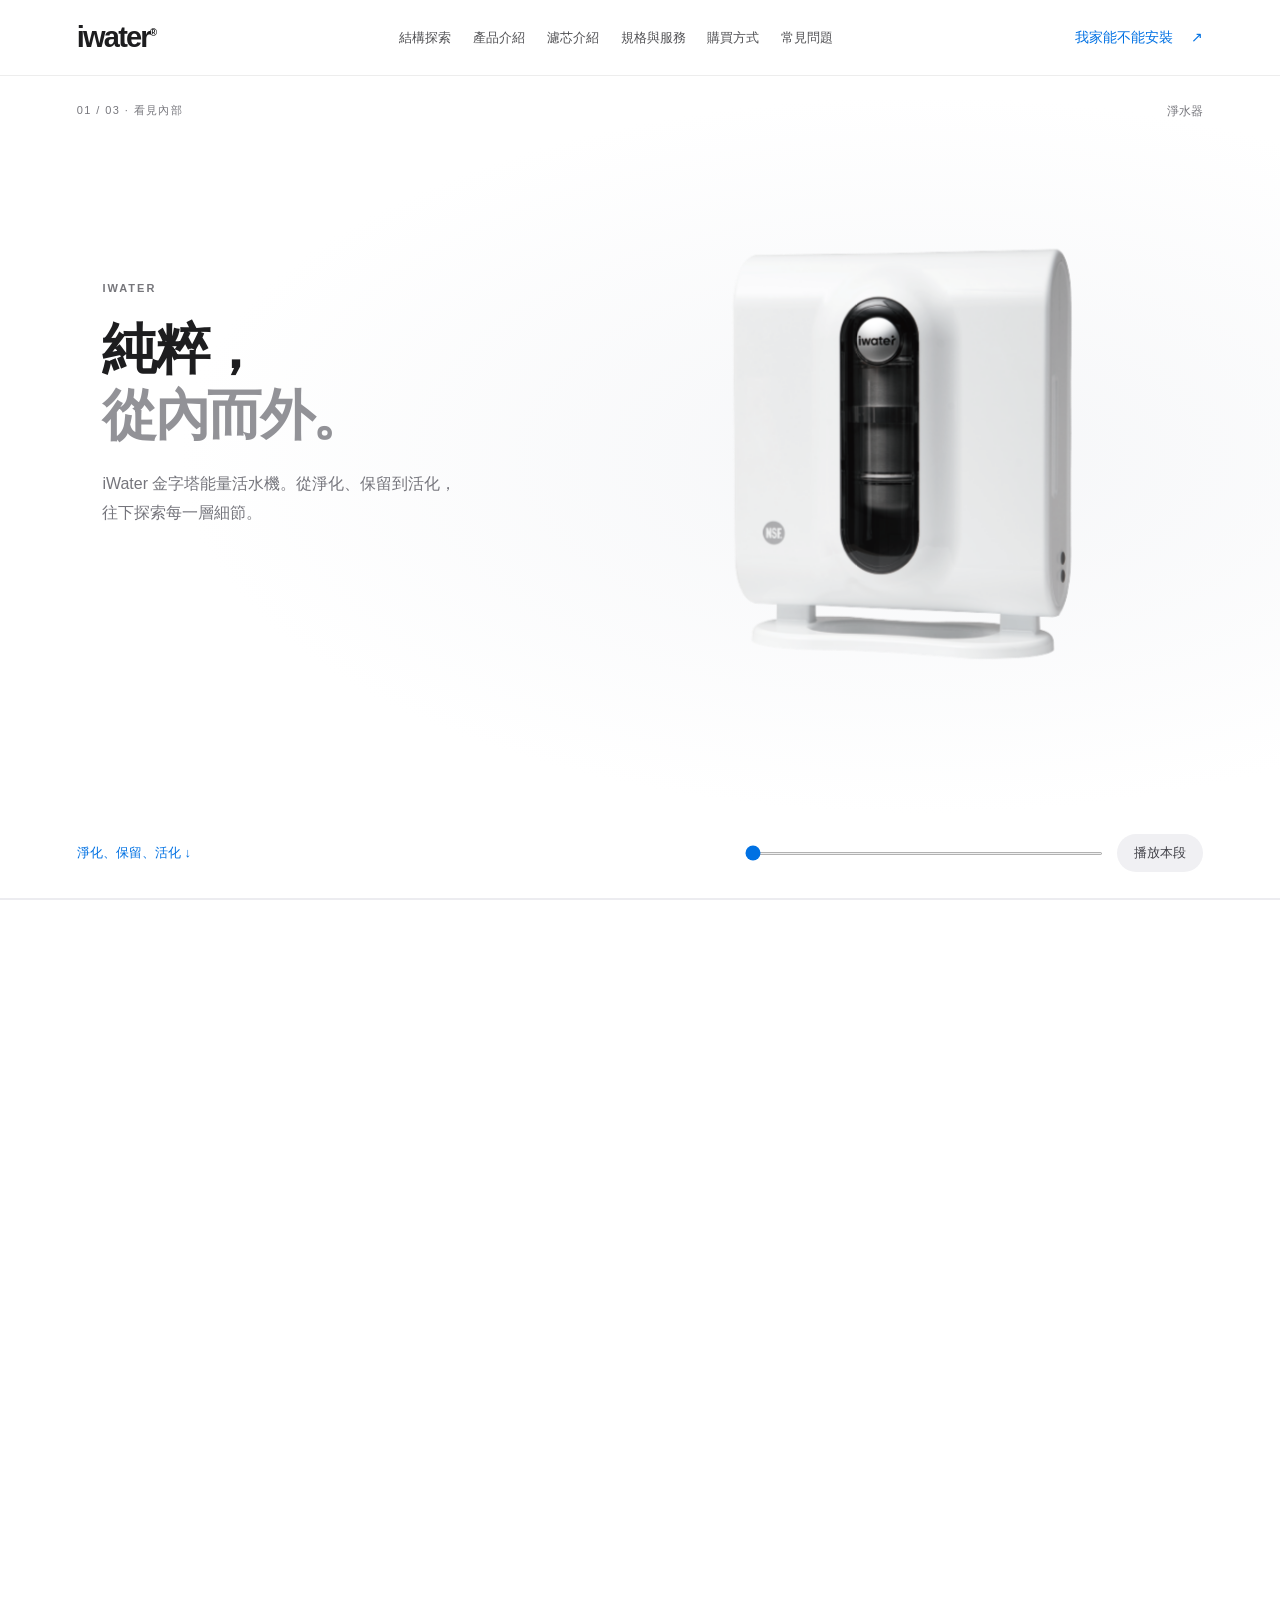
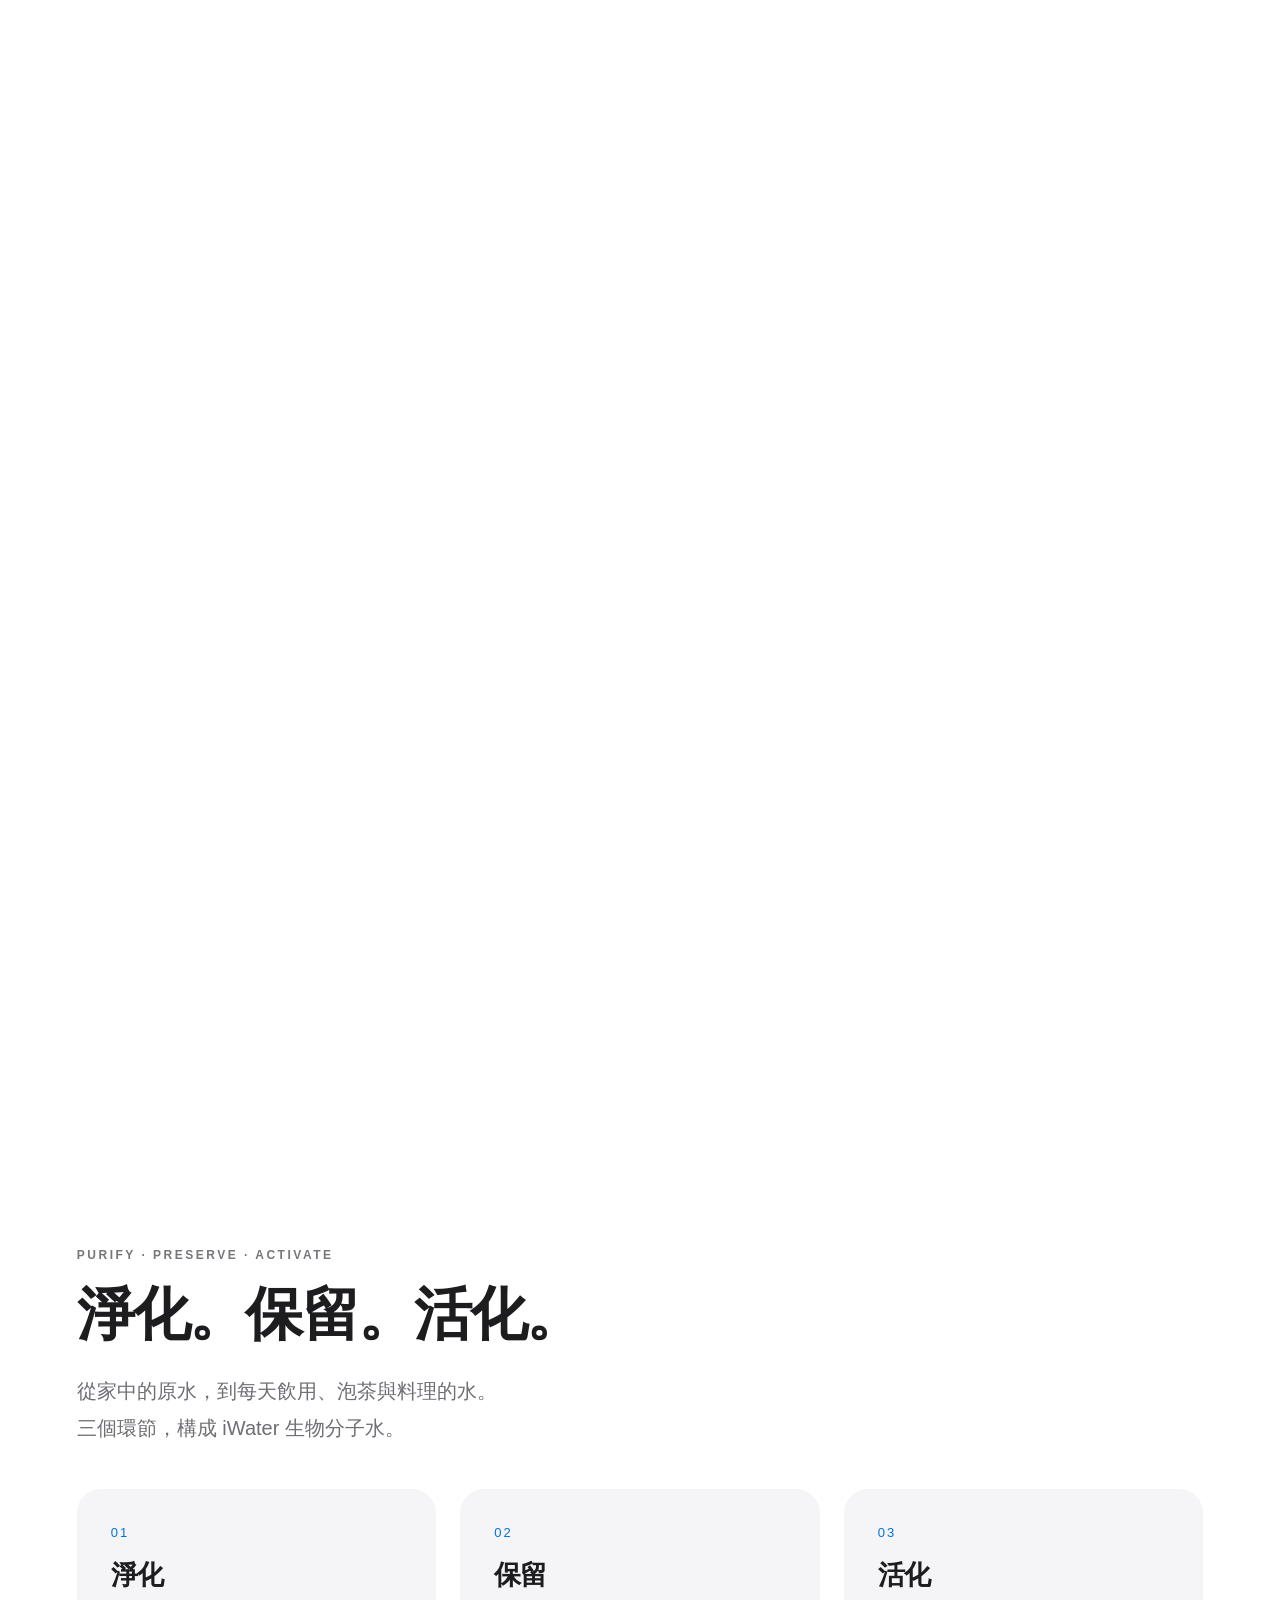
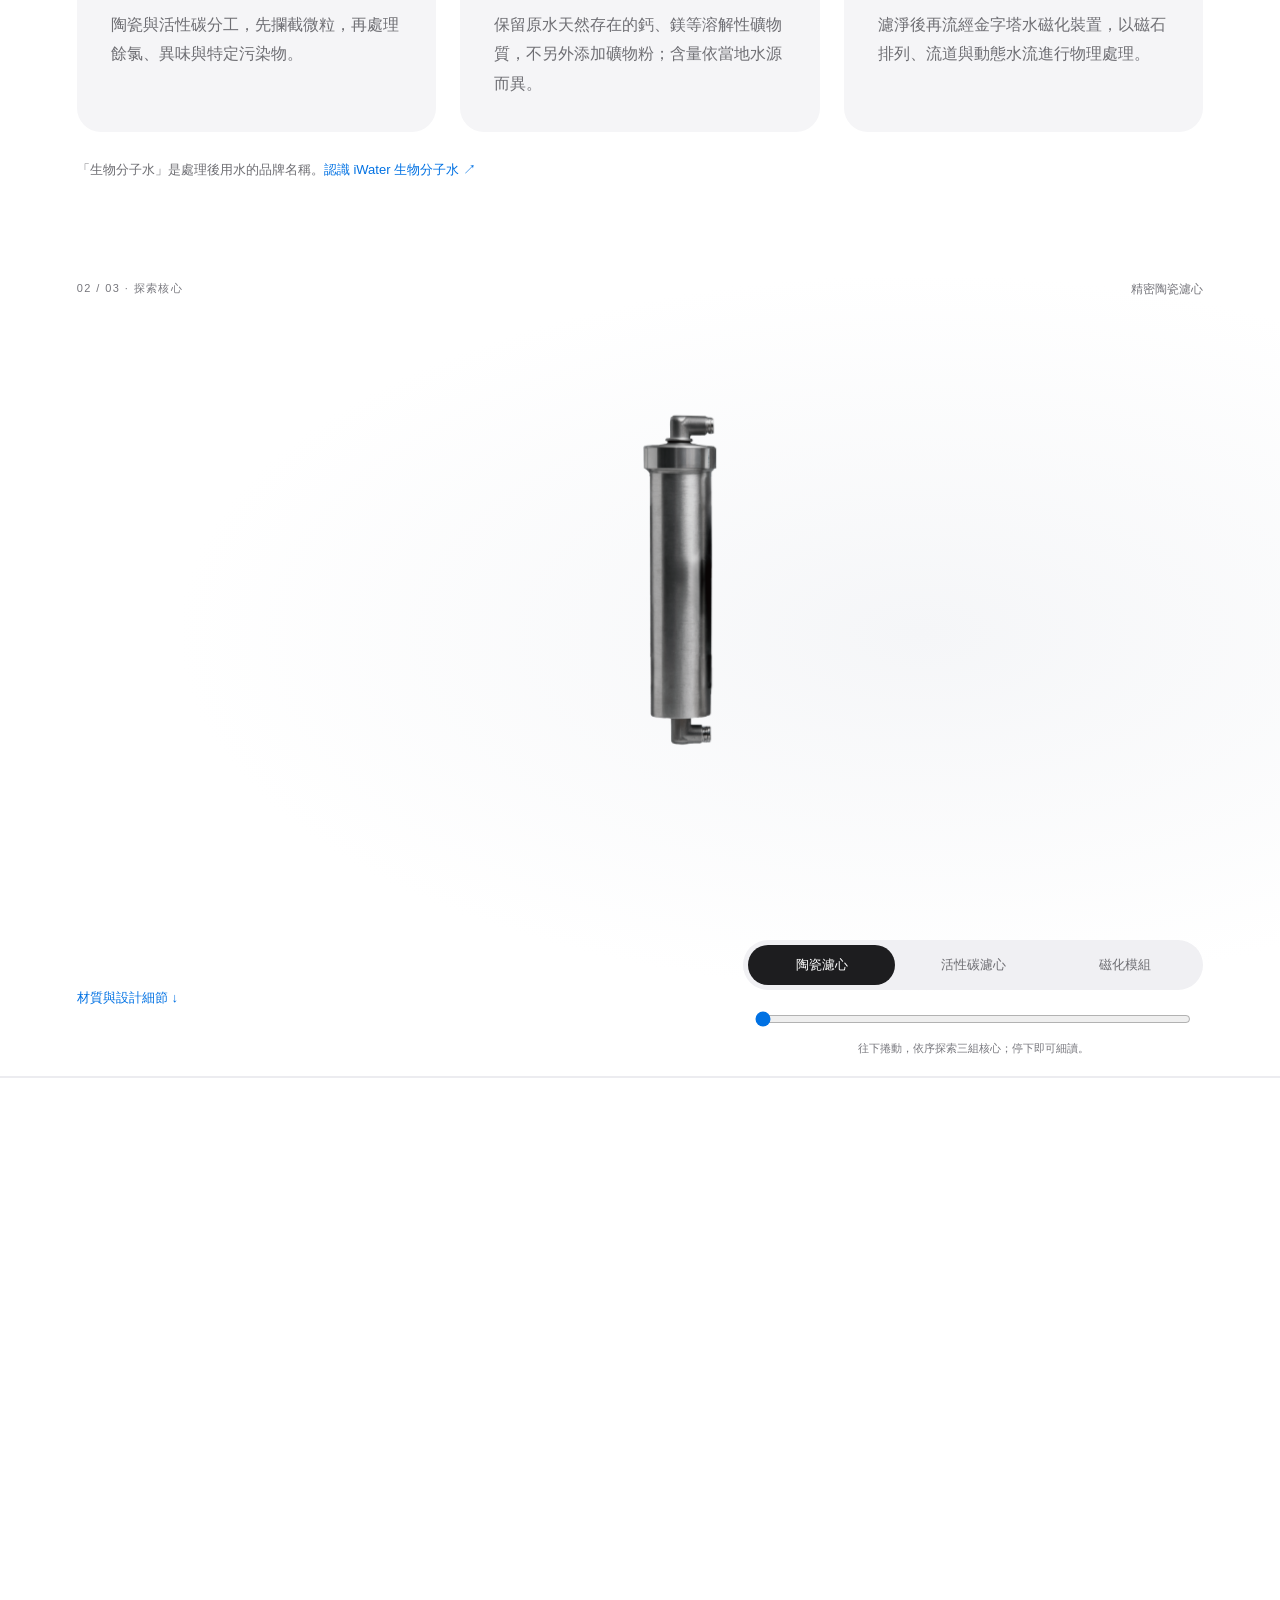
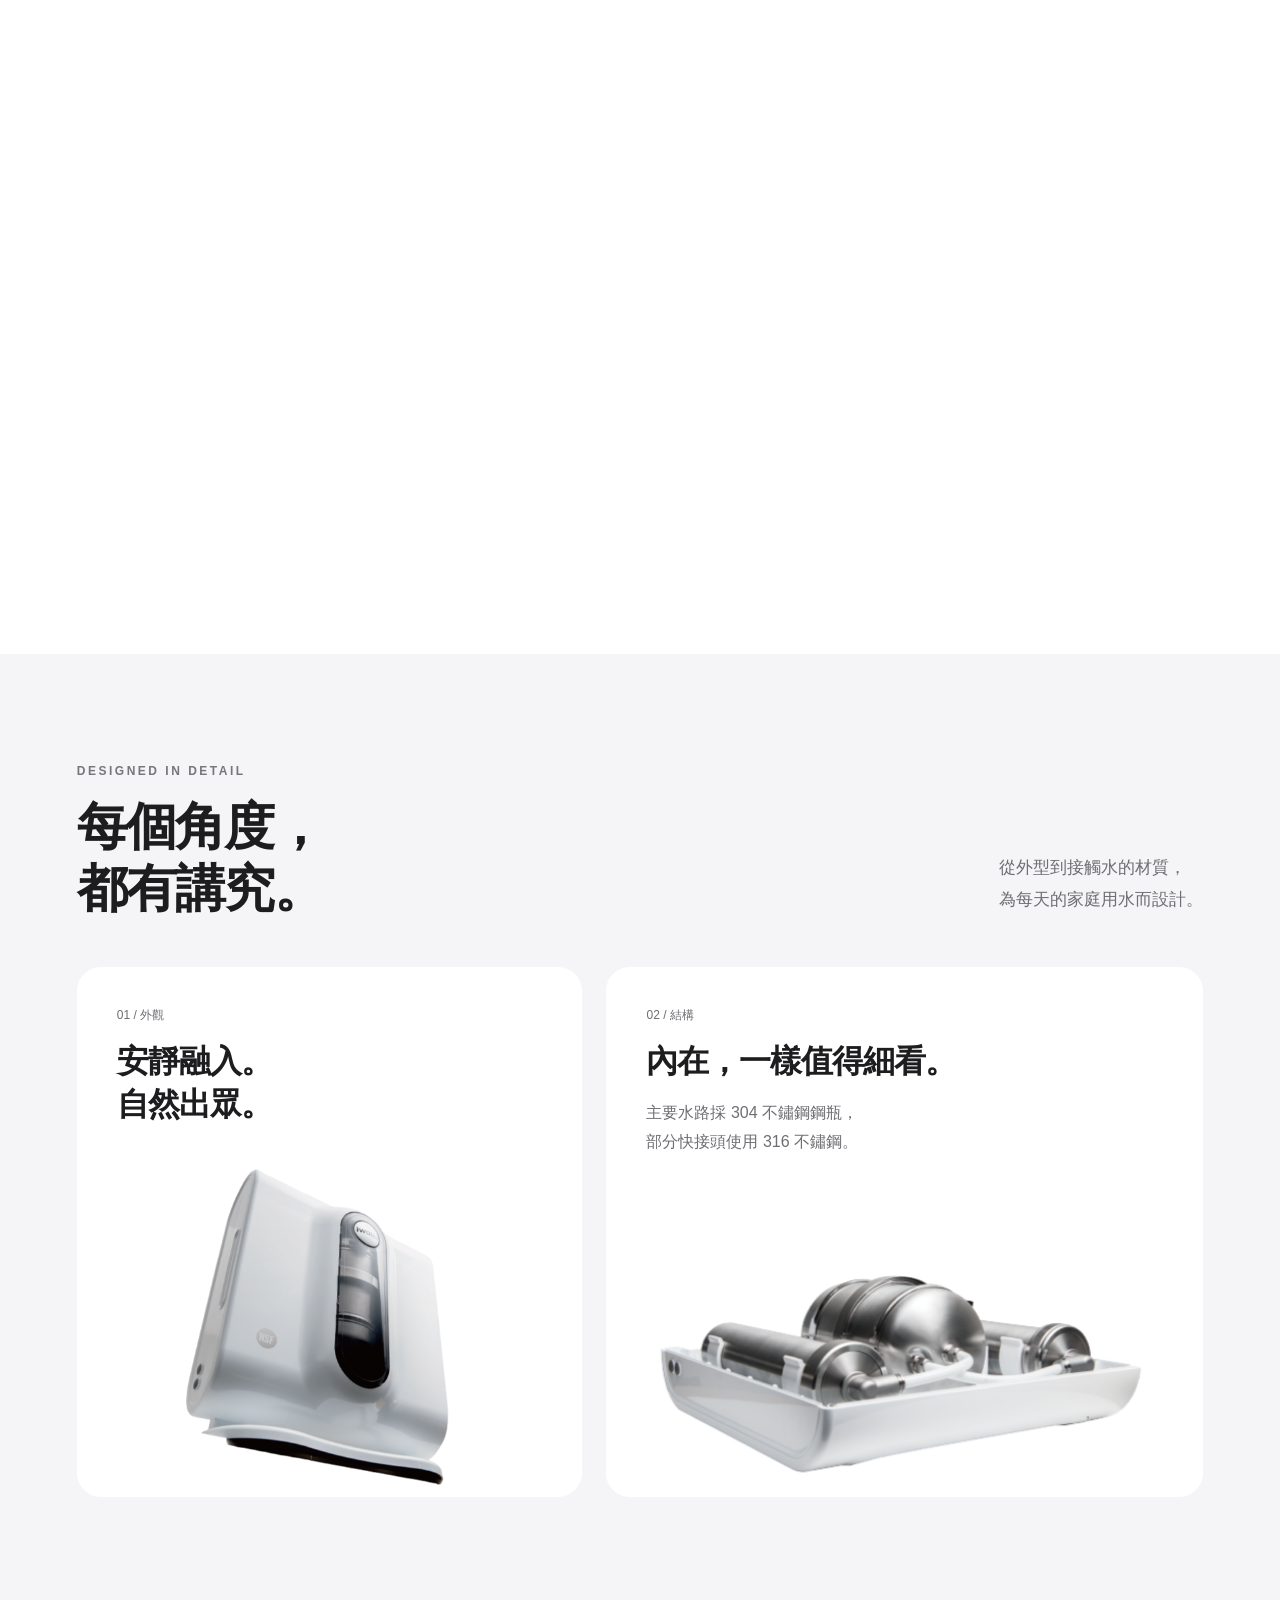
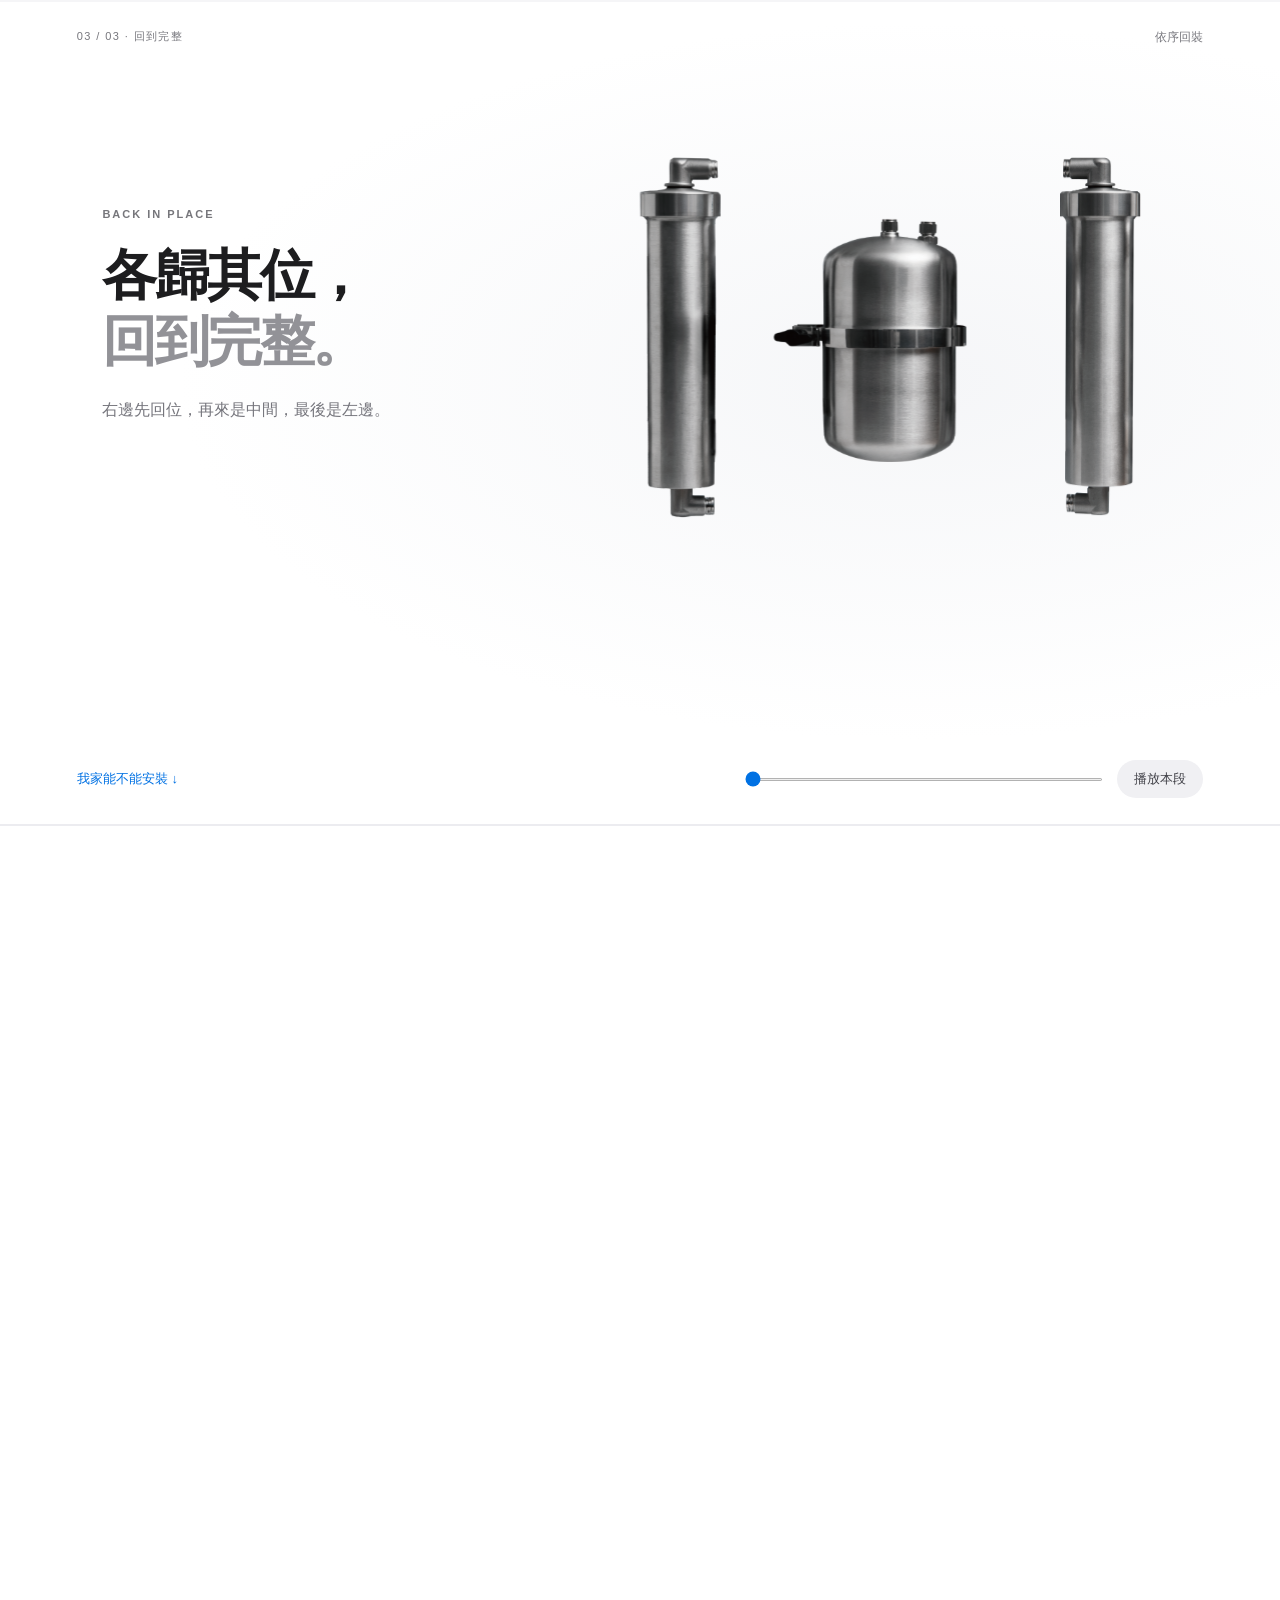
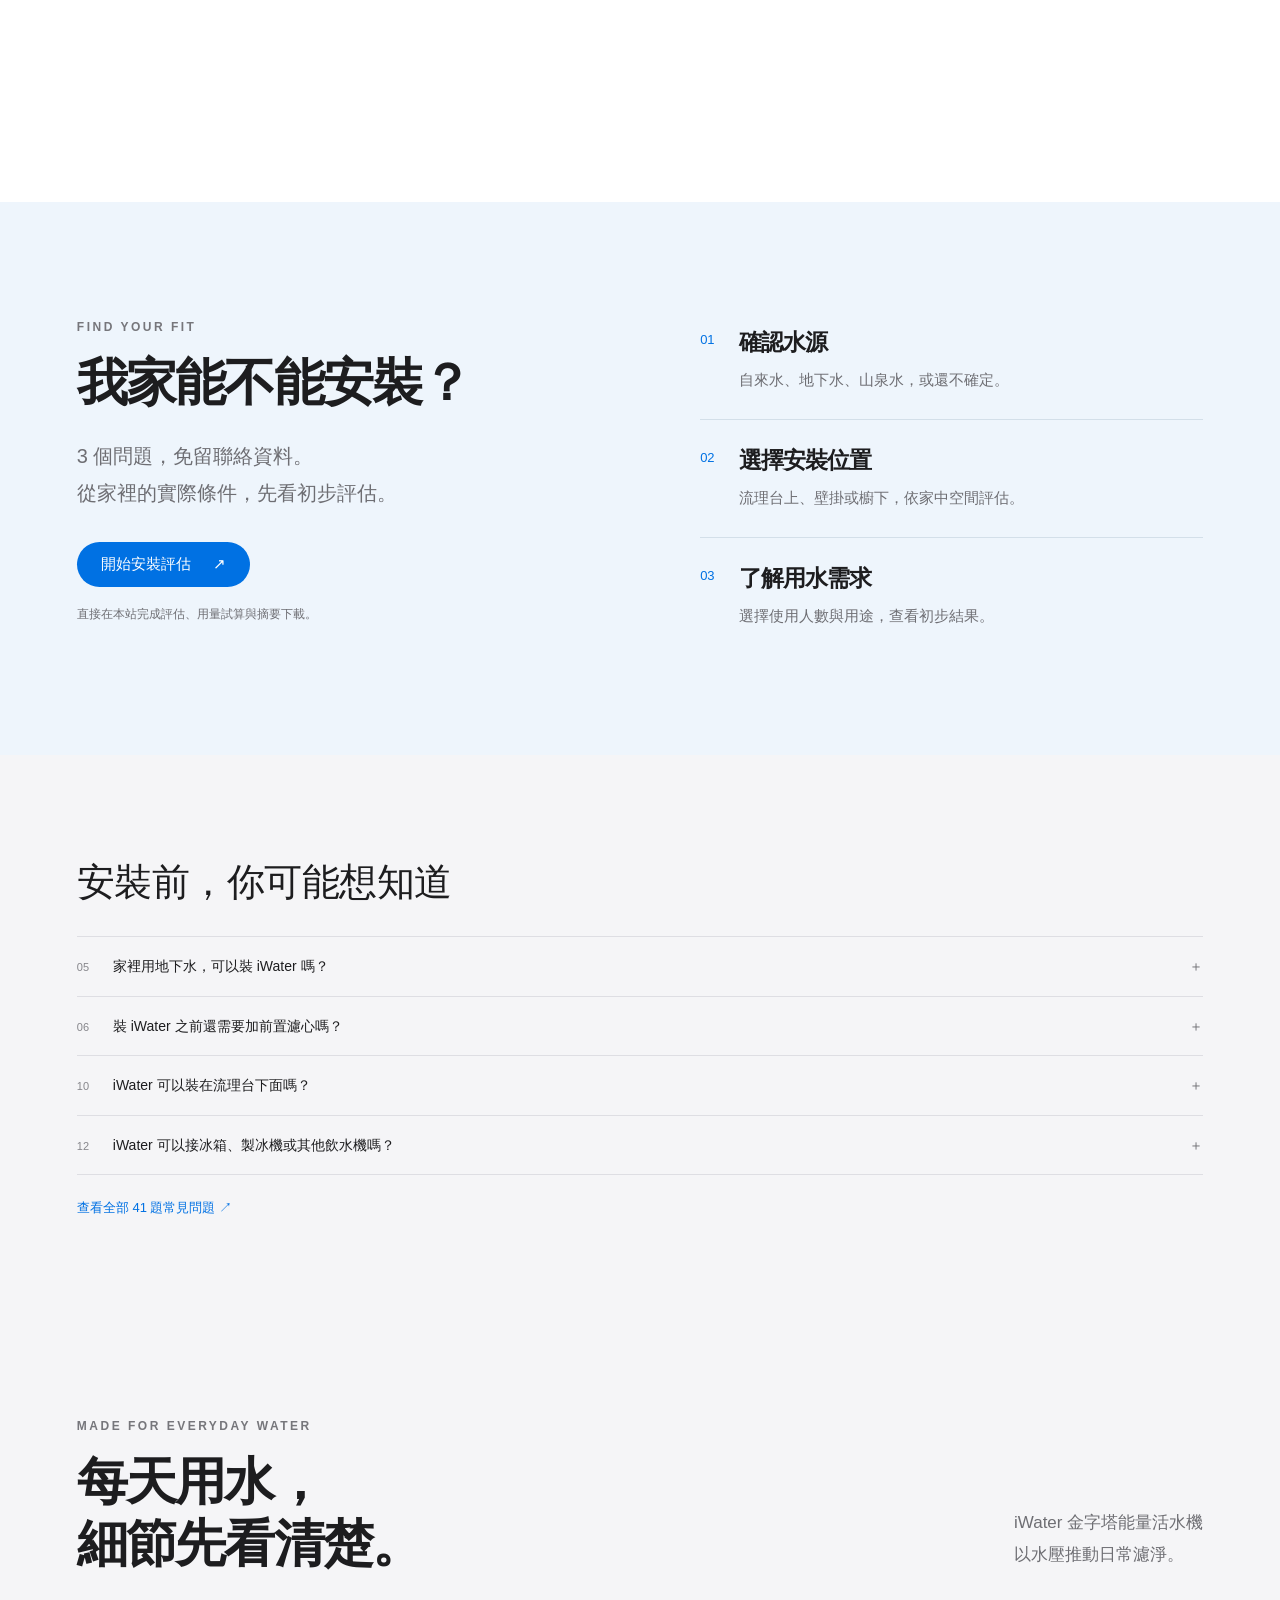
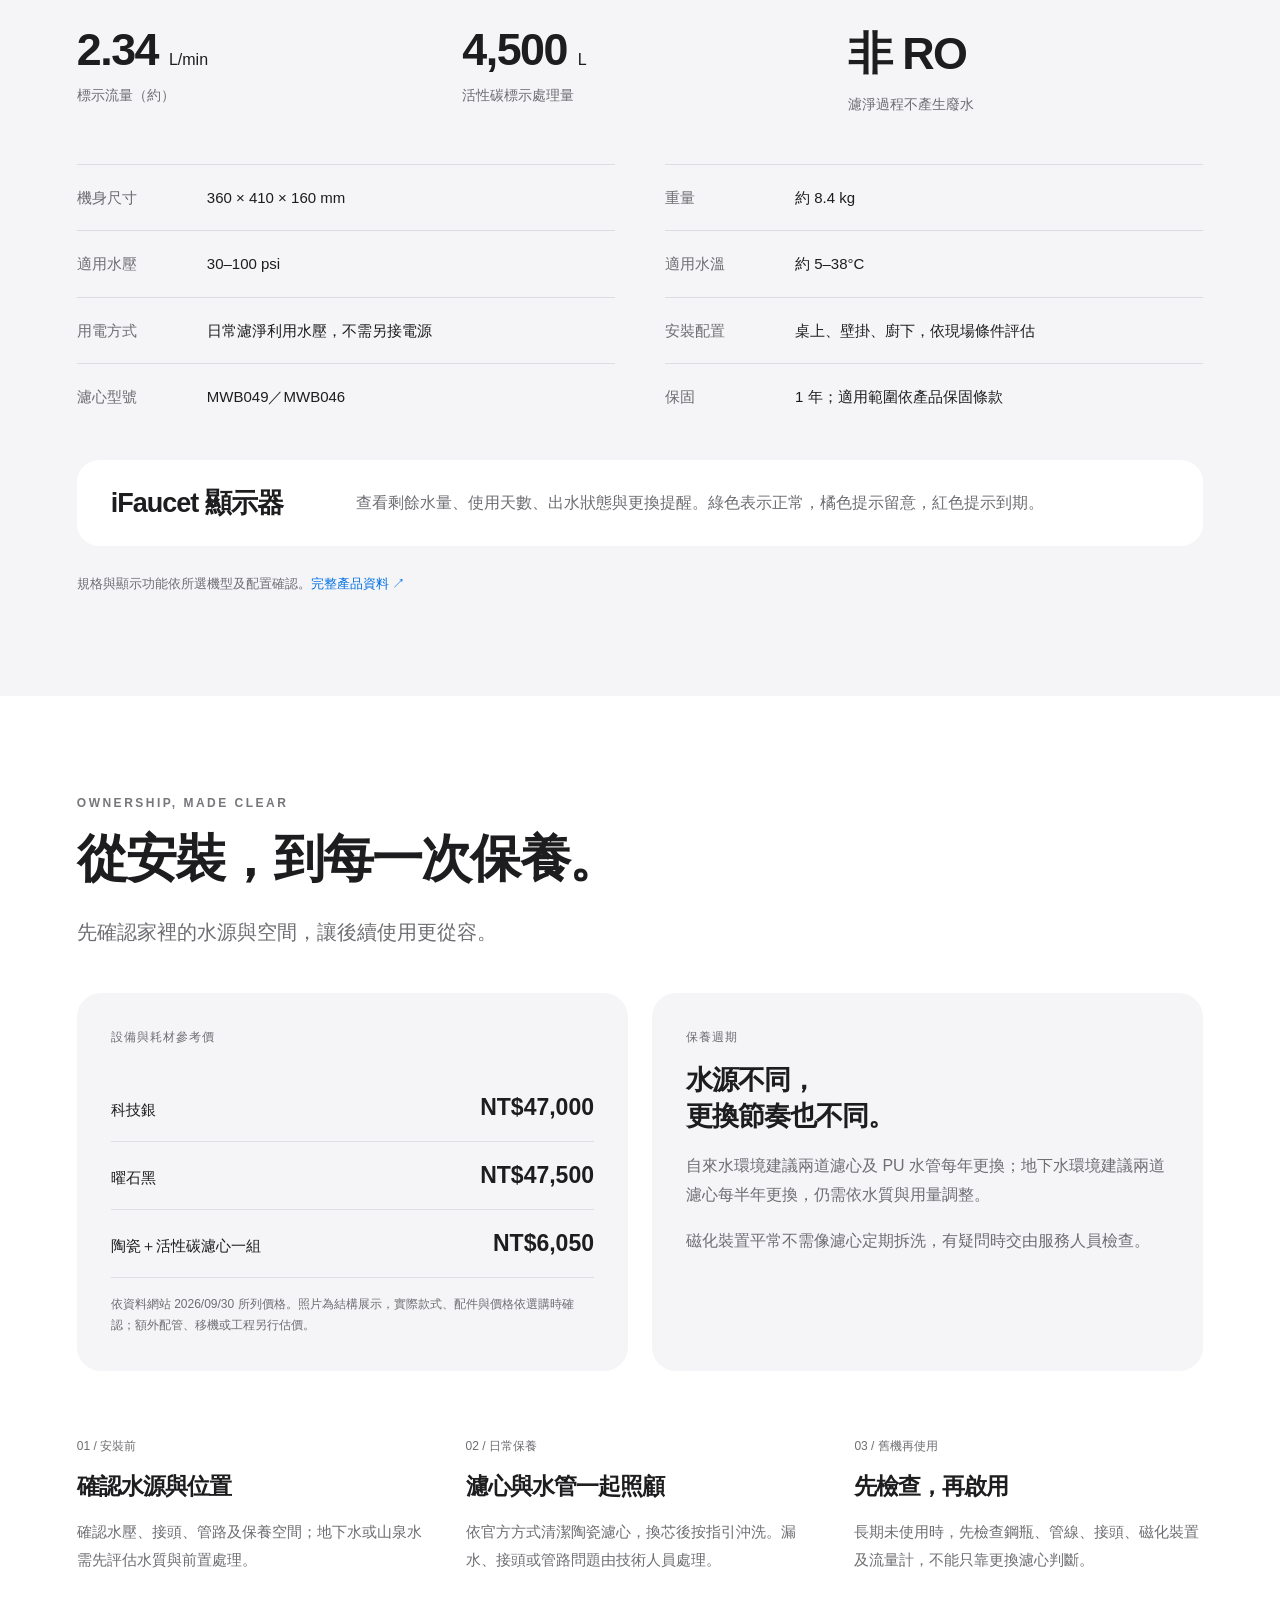
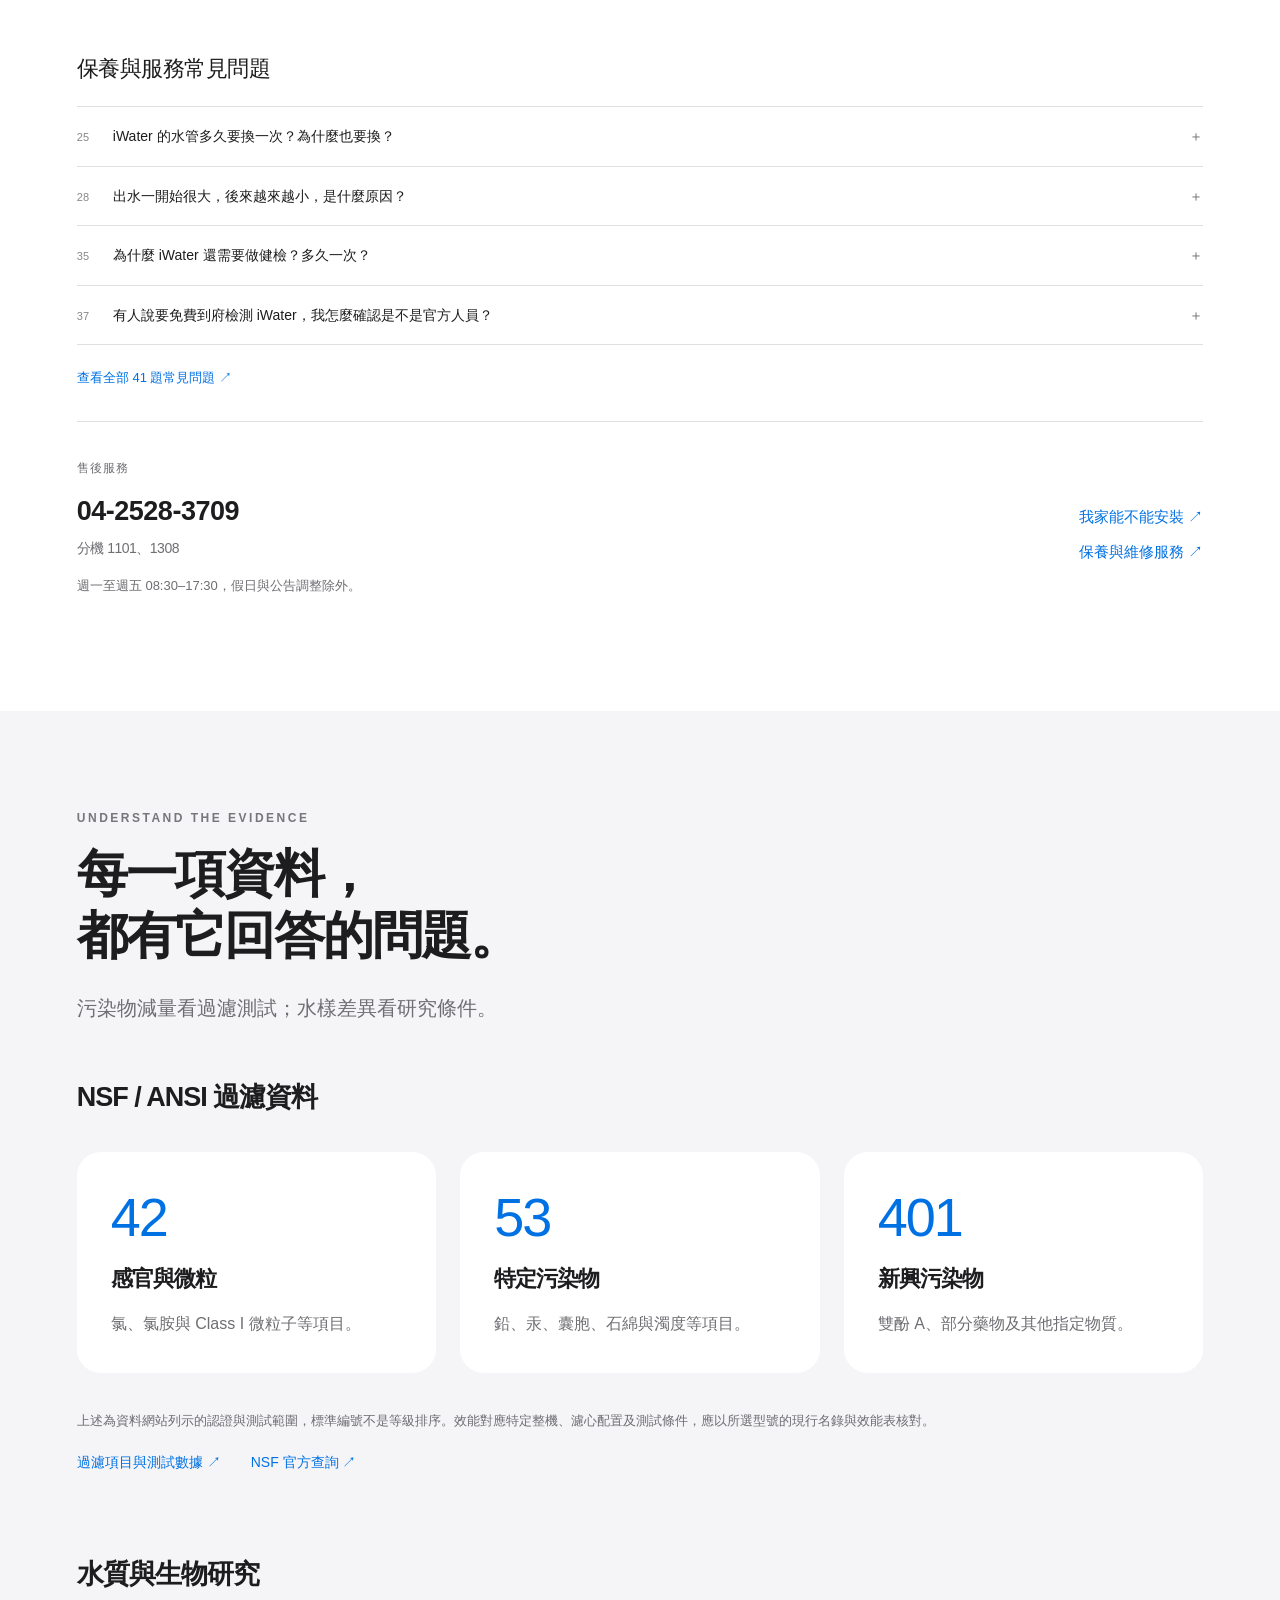
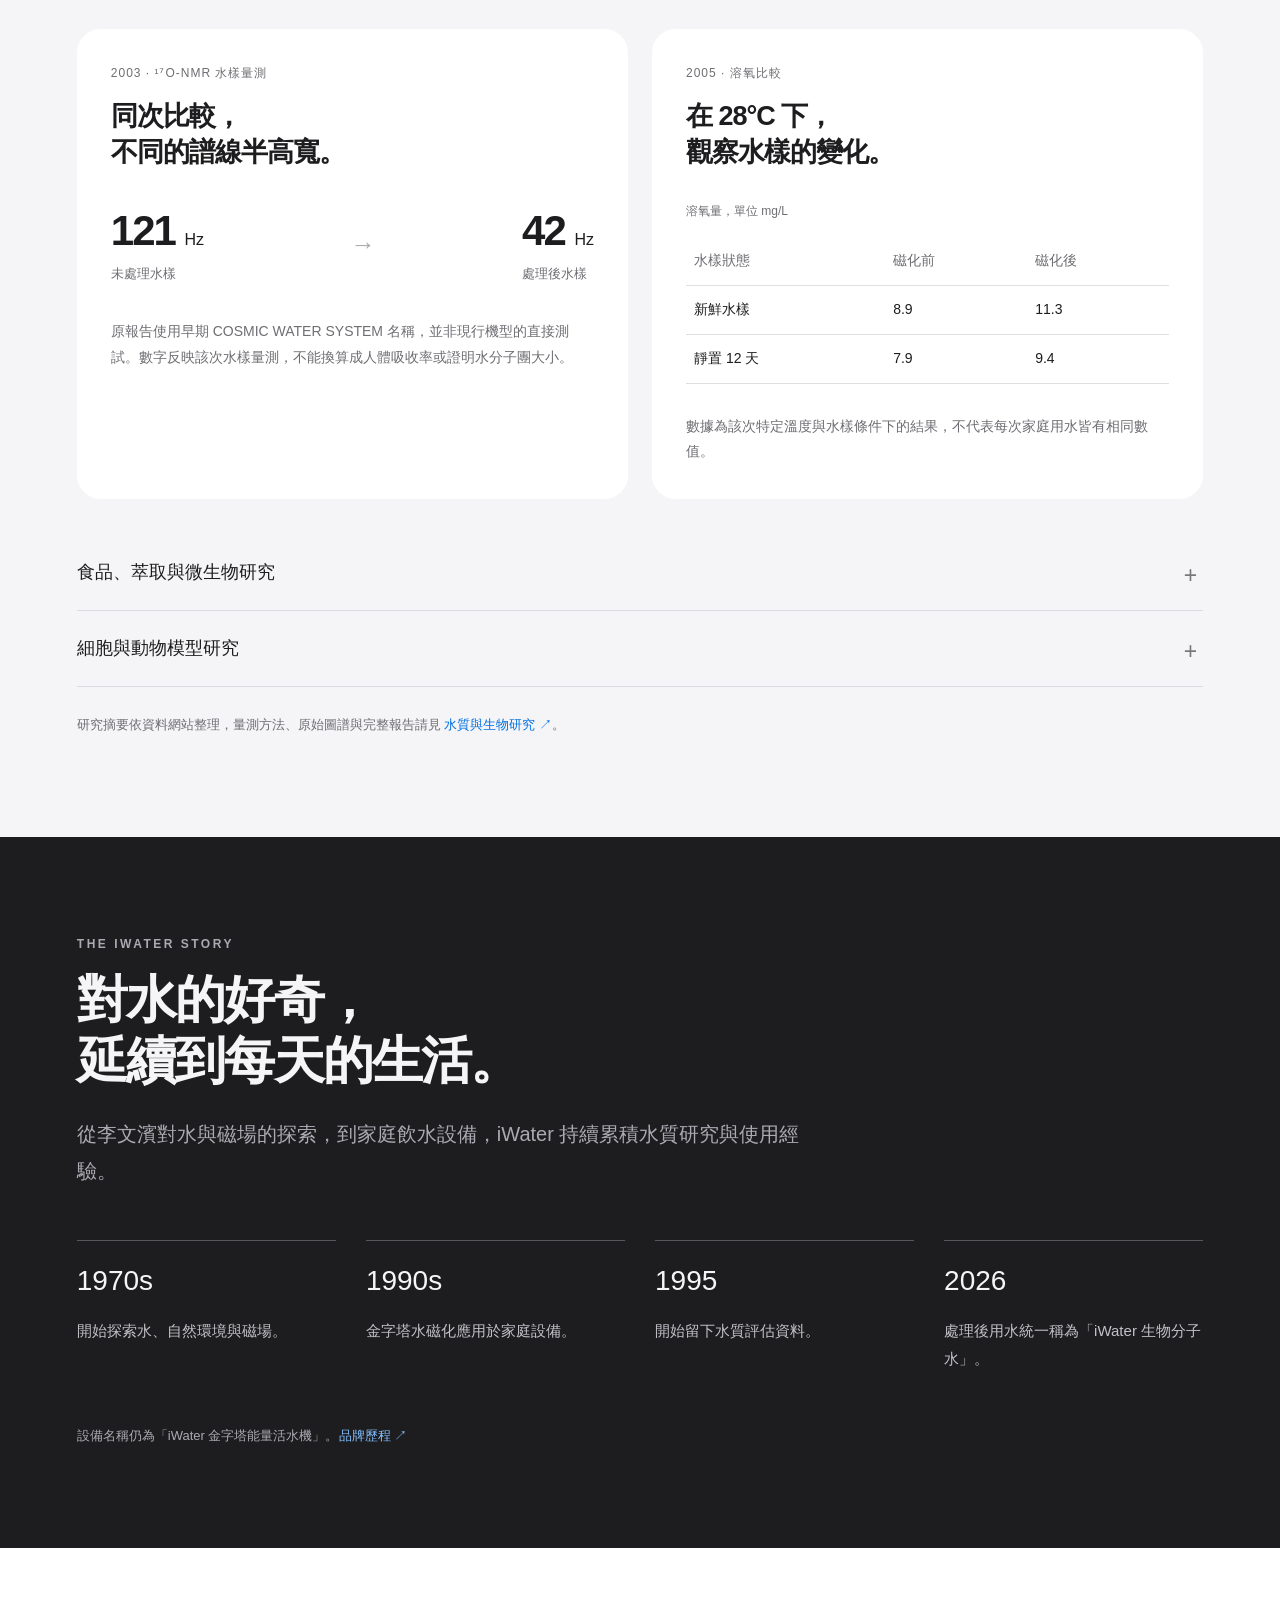
<file: index.html>
<!doctype html>
<html lang="zh-Hant"><head><meta charset="UTF-8"><meta name="viewport" content="width=device-width,initial-scale=1"><meta name="description" content="探索 iWater 金字塔能量活水機：陶瓷、活性碳與磁化模組的互動拆解，以及產品規格、保養、費用與水質研究。"><title>iWater｜純粹，從內而外。</title><link rel="icon" href="data:image/svg+xml,%3Csvg xmlns='http://www.w3.org/2000/svg' viewBox='0 0 32 32'%3E%3Crect width='32' height='32' rx='9' fill='%230071e3'/%3E%3Cpath d='M16 5C13 10 8 15 8 20a8 8 0 0016 0c0-5-5-10-8-15z' fill='white'/%3E%3C/svg%3E"><link rel="stylesheet" href="style.css?v=e6f6191bcb5c"><link rel="stylesheet" href="faq.css?v=2e0dd3a7a910"></head>
<body><header><a class="brand" href="index.html" aria-label="iWater 首頁">iwater<span>®</span></a><nav aria-label="主要導覽"><a href="index.html#explore">結構探索</a><a href="product.html">產品介紹</a><a href="index.html#filters">濾芯介紹</a><a href="index.html#specifications">規格與服務</a><a href="product.html#purchase">購買方式</a><a href="faq.html">常見問題</a></nav><a class="nav-cta install-nav" href="assessment.html">我家能不能安裝 <span aria-hidden="true">↗</span></a></header>
<main><section id="explore" class="motion-chapter chapter-opening" data-chapter="opening" aria-label="看見內部"><div class="motion-pin"><div class="motion-top"><span>01 / 03 · 看見內部</span><span class="view-label"></span></div><div class="motion-copy"></div><div class="stage"><div class="part empty-body"><div class="empty-guide"><span>空機身素材待補</span><div class="mounts"><i>左</i><i>中</i><i>右</i></div><small>回裝位置示意</small></div></div><div class="part assembly"><img src="assets/iWater-02.png" alt="iWater 金屬筒身與內部管線"><span class="part-label">內部結構</span></div><div class="part cartridge tall"><img src="assets/iWater-05.png" alt="精密陶瓷濾心示意，圖片對應待確認"><span class="part-label">長筒型濾芯</span></div><div class="part cartridge short"><img src="assets/iWater-06.png" alt="活性碳濾心示意，圖片對應待確認"><span class="part-label">短筒型濾芯</span></div><div class="part third-filter" aria-label="磁化模組獨立圖片待補"><div class="pending-asset"><span>03</span><p>磁化模組</p><small>產品圖片待補</small></div></div><div class="part shell"><img src="assets/iWater-01.png" alt="iWater 完整白色機身" fetchpriority="high"></div></div><div class="motion-bottom"><div class="chapter-navigation"><a href="#water" class="text-link">淨化、保留、活化 ↓</a></div><div class="motion-controls"><div class="slider-row"><input type="range" min="0" max="100" value="0" aria-label="看見內部進度"><button class="chapter-play" data-play>播放本段</button></div></div></div><div class="motion-progress"><span></span></div><span class="sr-only chapter-status" role="status" aria-live="polite"></span></div></section>
<section class="knowledge philosophy" id="water"><div class="knowledge-inner">
<div class="eyebrow">PURIFY · PRESERVE · ACTIVATE</div><h2>淨化。保留。活化。</h2><p class="knowledge-lead">從家中的原水，到每天飲用、泡茶與料理的水。<br>三個環節，構成 iWater 生物分子水。</p>
<div class="knowledge-grid three"><article><span class="step-no">01</span><h3>淨化</h3><p>陶瓷與活性碳分工，先攔截微粒，再處理餘氯、異味與特定污染物。</p></article><article><span class="step-no">02</span><h3>保留</h3><p>保留原水天然存在的鈣、鎂等溶解性礦物質，不另外添加礦物粉；含量依當地水源而異。</p></article><article><span class="step-no">03</span><h3>活化</h3><p>濾淨後再流經金字塔水磁化裝置，以磁石排列、流道與動態水流進行物理處理。</p></article></div>
<p class="section-source">「生物分子水」是處理後用水的品牌名稱。<a href="https://iwater-structure-a.pearly-squid-4938.chatgpt.site/?page=6" target="_blank" rel="noopener noreferrer">認識 iWater 生物分子水 ↗</a></p></div></section>



<section id="filters" class="motion-chapter chapter-core" data-chapter="core" aria-label="探索核心"><div class="motion-pin"><div class="motion-top"><span>02 / 03 · 探索核心</span><span class="view-label"></span></div><div class="motion-copy"></div><div class="stage"><div class="part empty-body"><div class="empty-guide"><span>空機身素材待補</span><div class="mounts"><i>左</i><i>中</i><i>右</i></div><small>回裝位置示意</small></div></div><div class="part assembly"><img src="assets/iWater-02.png" alt="iWater 金屬筒身與內部管線"><span class="part-label">內部結構</span></div><div class="part cartridge tall"><img src="assets/iWater-05.png" alt="精密陶瓷濾心示意，圖片對應待確認"><span class="part-label">長筒型濾芯</span></div><div class="part cartridge short"><img src="assets/iWater-06.png" alt="活性碳濾心示意，圖片對應待確認"><span class="part-label">短筒型濾芯</span></div><div class="part third-filter" aria-label="磁化模組獨立圖片待補"><div class="pending-asset"><span>03</span><p>磁化模組</p><small>產品圖片待補</small></div></div><div class="part shell"><img src="assets/iWater-01.png" alt="iWater 完整白色機身" fetchpriority="high"></div></div><div class="motion-bottom"><div class="chapter-navigation"><a href="#details" class="text-link">材質與設計細節 ↓</a></div><div class="motion-controls"><div class="core-tabs" role="group" aria-label="選擇核心組件"><button data-core="0" aria-pressed="true" class="active">陶瓷濾心</button><button data-core="1" aria-pressed="false">活性碳濾心</button><button data-core="2" aria-pressed="false">磁化模組</button></div><div class="slider-row core-scroll-control"><input type="range" min="0" max="100" value="0" aria-label="核心介紹捲動進度"></div><p class="reading-hint">往下捲動，依序探索三組核心；停下即可細讀。</p></div></div><div class="motion-progress"><span></span></div><span class="sr-only chapter-status" role="status" aria-live="polite"></span></div></section>
<section id="details" class="details"><div class="section-heading"><div><div class="eyebrow">DESIGNED IN DETAIL</div><h2>每個角度，<br>都有講究。</h2></div><p>從外型到接觸水的材質，<br>為每天的家庭用水而設計。</p></div><div class="detail-grid"><article class="detail-card"><div class="card-copy"><span>01 / 外觀</span><h3>安靜融入。<br>自然出眾。</h3></div><img loading="lazy" src="assets/iWater-03.png" alt="iWater 機身側面與圓弧邊角"></article><article class="detail-card structure"><div class="card-copy"><span>02 / 結構</span><h3>內在，一樣值得細看。</h3><p>主要水路採 304 不鏽鋼鋼瓶，<br>部分快接頭使用 316 不鏽鋼。</p></div><img loading="lazy" src="assets/iWater-04.png" alt="iWater 內部結構的側向視角"></article></div></section>
<section id="reassemble" class="motion-chapter chapter-closing" data-chapter="closing" aria-label="回到完整"><div class="motion-pin"><div class="motion-top"><span>03 / 03 · 回到完整</span><span class="view-label"></span></div><div class="motion-copy"></div><div class="stage"><div class="part empty-body"><div class="empty-guide"><span>空機身素材待補</span><div class="mounts"><i>左</i><i>中</i><i>右</i></div><small>回裝位置示意</small></div></div><div class="part assembly"><img src="assets/iWater-02.png" alt="iWater 金屬筒身與內部管線"><span class="part-label">內部結構</span></div><div class="part cartridge tall"><img src="assets/iWater-05.png" alt="精密陶瓷濾心示意，圖片對應待確認"><span class="part-label">長筒型濾芯</span></div><div class="part cartridge short"><img src="assets/iWater-06.png" alt="活性碳濾心示意，圖片對應待確認"><span class="part-label">短筒型濾芯</span></div><div class="part third-filter" aria-label="磁化模組獨立圖片待補"><div class="pending-asset"><span>03</span><p>磁化模組</p><small>產品圖片待補</small></div></div><div class="part shell"><img src="assets/iWater-01.png" alt="iWater 完整白色機身" fetchpriority="high"></div></div><div class="motion-bottom"><div class="chapter-navigation"><a href="#installation-check" class="text-link">我家能不能安裝 ↓</a></div><div class="motion-controls"><div class="slider-row"><input type="range" min="0" max="100" value="0" aria-label="回到完整進度"><button class="chapter-play" data-play>播放本段</button></div></div></div><div class="motion-progress"><span></span></div><span class="sr-only chapter-status" role="status" aria-live="polite"></span></div></section>
<section class="knowledge installation-check" id="installation-check" aria-labelledby="installation-title"><div class="knowledge-inner installation-layout"><div><div class="eyebrow">FIND YOUR FIT</div><h2 id="installation-title">我家能不能安裝？</h2><p class="knowledge-lead">3 個問題，免留聯絡資料。<br>從家裡的實際條件，先看初步評估。</p><a class="pill" href="assessment.html">開始安裝評估 <span aria-hidden="true">↗</span></a><p class="assessment-note">直接在本站完成評估、用量試算與摘要下載。</p></div><ol class="installation-steps"><li><span>01</span><div><h3>確認水源</h3><p>自來水、地下水、山泉水，或還不確定。</p></div></li><li><span>02</span><div><h3>選擇安裝位置</h3><p>流理台上、壁掛或櫥下，依家中空間評估。</p></div></li><li><span>03</span><div><h3>了解用水需求</h3><p>選擇使用人數與用途，查看初步結果。</p></div></li></ol></div></section>
<section class="knowledge faq-installation"><div class="knowledge-inner" data-faq-group="installation"></div></section><section class="knowledge specifications" id="specifications"><div class="knowledge-inner">
<div class="section-heading"><div><div class="eyebrow">MADE FOR EVERYDAY WATER</div><h2>每天用水，<br>細節先看清楚。</h2></div><p>iWater 金字塔能量活水機<br>以水壓推動日常濾淨。</p></div>
<div class="spec-highlights"><div><strong>2.34 <small>L/min</small></strong><span>標示流量（約）</span></div><div><strong>4,500 <small>L</small></strong><span>活性碳標示處理量</span></div><div><strong>非 RO</strong><span>濾淨過程不產生廢水</span></div></div>
<dl class="spec-list"><div><dt>機身尺寸</dt><dd>360 × 410 × 160 mm</dd></div><div><dt>重量</dt><dd>約 8.4 kg</dd></div><div><dt>適用水壓</dt><dd>30–100 psi</dd></div><div><dt>適用水溫</dt><dd>約 5–38°C</dd></div><div><dt>用電方式</dt><dd>日常濾淨利用水壓，不需另接電源</dd></div><div><dt>安裝配置</dt><dd>桌上、壁掛、廚下，依現場條件評估</dd></div><div><dt>濾心型號</dt><dd>MWB049／MWB046</dd></div><div><dt>保固</dt><dd>1 年；適用範圍依產品保固條款</dd></div></dl>
<div class="info-strip"><h3>iFaucet 顯示器</h3><p>查看剩餘水量、使用天數、出水狀態與更換提醒。綠色表示正常，橘色提示留意，紅色提示到期。</p></div>
<p class="section-source">規格與顯示功能依所選機型及配置確認。<a href="product.html">完整產品資料 ↗</a></p></div></section>

<section class="knowledge care" id="care"><div class="knowledge-inner"><div class="eyebrow">OWNERSHIP, MADE CLEAR</div><h2>從安裝，到每一次保養。</h2><p class="knowledge-lead">先確認家裡的水源與空間，讓後續使用更從容。</p>
<div class="knowledge-grid two"><article class="price-card"><span class="card-kicker">設備與耗材參考價</span><dl class="price-list"><div><dt>科技銀</dt><dd>NT$47,000</dd></div><div><dt>曜石黑</dt><dd>NT$47,500</dd></div><div><dt>陶瓷＋活性碳濾心一組</dt><dd>NT$6,050</dd></div></dl><p class="fine-print">依資料網站 2026/09/30 所列價格。照片為結構展示，實際款式、配件與價格依選購時確認；額外配管、移機或工程另行估價。</p></article>
<article><span class="card-kicker">保養週期</span><h3>水源不同，<br>更換節奏也不同。</h3><p>自來水環境建議兩道濾心及 PU 水管每年更換；地下水環境建議兩道濾心每半年更換，仍需依水質與用量調整。</p><p>磁化裝置平常不需像濾心定期拆洗，有疑問時交由服務人員檢查。</p></article></div>
<div class="care-steps"><article><span>01 / 安裝前</span><h3>確認水源與位置</h3><p>確認水壓、接頭、管路及保養空間；地下水或山泉水需先評估水質與前置處理。</p></article><article><span>02 / 日常保養</span><h3>濾心與水管一起照顧</h3><p>依官方方式清潔陶瓷濾心，換芯後按指引沖洗。漏水、接頭或管路問題由技術人員處理。</p></article><article><span>03 / 舊機再使用</span><h3>先檢查，再啟用</h3><p>長期未使用時，先檢查鋼瓶、管線、接頭、磁化裝置及流量計，不能只靠更換濾心判斷。</p></article></div>
<div data-faq-group="care"></div><div class="service-bar"><div><span class="card-kicker">售後服務</span><h3><a href="tel:+886425283709">04-2528-3709</a> <small>分機 1101、1308</small></h3><p>週一至週五 08:30–17:30，假日與公告調整除外。</p></div><div class="service-links"><a href="assessment.html">我家能不能安裝 ↗</a><a href="https://iwater-structure-a.pearly-squid-4938.chatgpt.site/?page=11" target="_blank" rel="noopener noreferrer">保養與維修服務 ↗</a></div></div></div></section>
<section class="knowledge evidence" id="evidence"><div class="knowledge-inner"><div class="eyebrow">UNDERSTAND THE EVIDENCE</div><h2>每一項資料，<br>都有它回答的問題。</h2><p class="knowledge-lead">污染物減量看過濾測試；水樣差異看研究條件。</p>
<h3 class="subheading">NSF / ANSI 過濾資料</h3><div class="knowledge-grid three standards"><article><strong>42</strong><h3>感官與微粒</h3><p>氯、氯胺與 Class I 微粒子等項目。</p></article><article><strong>53</strong><h3>特定污染物</h3><p>鉛、汞、囊胞、石綿與濁度等項目。</p></article><article><strong>401</strong><h3>新興污染物</h3><p>雙酚 A、部分藥物及其他指定物質。</p></article></div>
<p class="fine-print">上述為資料網站列示的認證與測試範圍，標準編號不是等級排序。效能對應特定整機、濾心配置及測試條件，應以所選型號的現行名錄與效能表核對。</p>
<div class="source-links"><a href="https://iwater-structure-a.pearly-squid-4938.chatgpt.site/?page=9" target="_blank" rel="noopener noreferrer">過濾項目與測試數據 ↗</a><a href="https://www.nsf.org/certified-products-systems" target="_blank" rel="noopener noreferrer">NSF 官方查詢 ↗</a></div>
<h3 class="subheading research-heading">水質與生物研究</h3><div class="knowledge-grid two research-cards"><article><span class="card-kicker">2003 · ¹⁷O-NMR 水樣量測</span><h3>同次比較，<br>不同的譜線半高寬。</h3><div class="measurement"><div><strong>121 <small>Hz</small></strong><span>未處理水樣</span></div><span aria-hidden="true">→</span><div><strong>42 <small>Hz</small></strong><span>處理後水樣</span></div></div><p>原報告使用早期 COSMIC WATER SYSTEM 名稱，並非現行機型的直接測試。數字反映該次水樣量測，不能換算成人體吸收率或證明水分子團大小。</p></article>
<article><span class="card-kicker">2005 · 溶氧比較</span><h3>在 28°C 下，<br>觀察水樣的變化。</h3><div class="table-wrap"><table><caption>溶氧量，單位 mg/L</caption><thead><tr><th scope="col">水樣狀態</th><th scope="col">磁化前</th><th scope="col">磁化後</th></tr></thead><tbody><tr><th scope="row">新鮮水樣</th><td>8.9</td><td>11.3</td></tr><tr><th scope="row">靜置 12 天</th><td>7.9</td><td>9.4</td></tr></tbody></table></div><p>數據為該次特定溫度與水樣條件下的結果，不代表每次家庭用水皆有相同數值。</p></article></div>
<div class="disclosures"><details><summary>食品、萃取與微生物研究</summary><div class="disclosure-body"><p>資料網站收錄 2001 年特定蔬果與農藥的清洗試驗、2021 年牛肉浸泡殘留測試，以及 2025 年微生物培養、大豆粕蛋白質萃取及中草藥複方 DPPH 測定。</p><p>這些結果分別對應特定食材、培養或體外萃取條件，不能概括為所有食材的清洗效果，也不能換算成人體營養吸收或抗氧化功效。</p></div></details><details><summary>細胞與動物模型研究</summary><div class="disclosure-body"><p>研究資料包含 RAW264.7 巨噬細胞在 LPS 刺激下的 COX-2、IL-10 觀察，以及 2021 年 30 隻雄性小鼠、為期 12 週的高脂飲食比較。</p><p>細胞與動物模型有助於提出研究問題，不能直接視為人體飲用後的抗發炎、減重或護肝效果。</p></div></details></div>
<p class="section-source">研究摘要依資料網站整理，量測方法、原始圖譜與完整報告請見 <a href="https://iwater-structure-a.pearly-squid-4938.chatgpt.site/?page=10" target="_blank" rel="noopener noreferrer">水質與生物研究 ↗</a>。</p></div></section>
<section class="knowledge brand-story" id="brand-story"><div class="knowledge-inner"><div class="eyebrow">THE IWATER STORY</div><h2>對水的好奇，<br>延續到每天的生活。</h2><p class="knowledge-lead">從李文濱對水與磁場的探索，到家庭飲水設備，iWater 持續累積水質研究與使用經驗。</p><ol class="brand-milestones"><li><b>1970s</b><span>開始探索水、自然環境與磁場。</span></li><li><b>1990s</b><span>金字塔水磁化應用於家庭設備。</span></li><li><b>1995</b><span>開始留下水質評估資料。</span></li><li><b>2026</b><span>處理後用水統一稱為「iWater 生物分子水」。</span></li></ol><p class="section-source">設備名稱仍為「iWater 金字塔能量活水機」。<a href="https://iwater-structure-a.pearly-squid-4938.chatgpt.site/?page=2" target="_blank" rel="noopener noreferrer">品牌歷程 ↗</a></p></div></section>
<section class="knowledge faq" id="faq"><div class="knowledge-inner"><div class="eyebrow">GOOD TO KNOW</div><div data-faq-group="popular"></div></div></section>
<section class="knowledge product-more"><div class="knowledge-inner"><div class="eyebrow">GET TO KNOW IWATER</div><h2>看見結構，<br>也了解每一個選擇。</h2><p class="knowledge-lead">完整產品介紹、材質、顯示器、保養與購買方式，都在這裡。</p><a class="pill" href="product.html">閱讀完整產品介紹 →</a></div></section><section class="closing"><div class="eyebrow">IWATER</div><h2>看見細節。<br><span>感受純粹。</span></h2><a href="#explore" class="pill">再次探索 <span>↑</span></a></section></main><footer><a class="brand" href="#">iwater<span>®</span></a><span>產品結構互動展示</span><a href="faq.html">常見問題</a><a href="#">回到頂端 ↑</a></footer><script type="module" src="app.js?v=ca32301360d3"></script><script type="module" src="faq.js?v=9f928fe0a42c"></script></body></html>
</file>
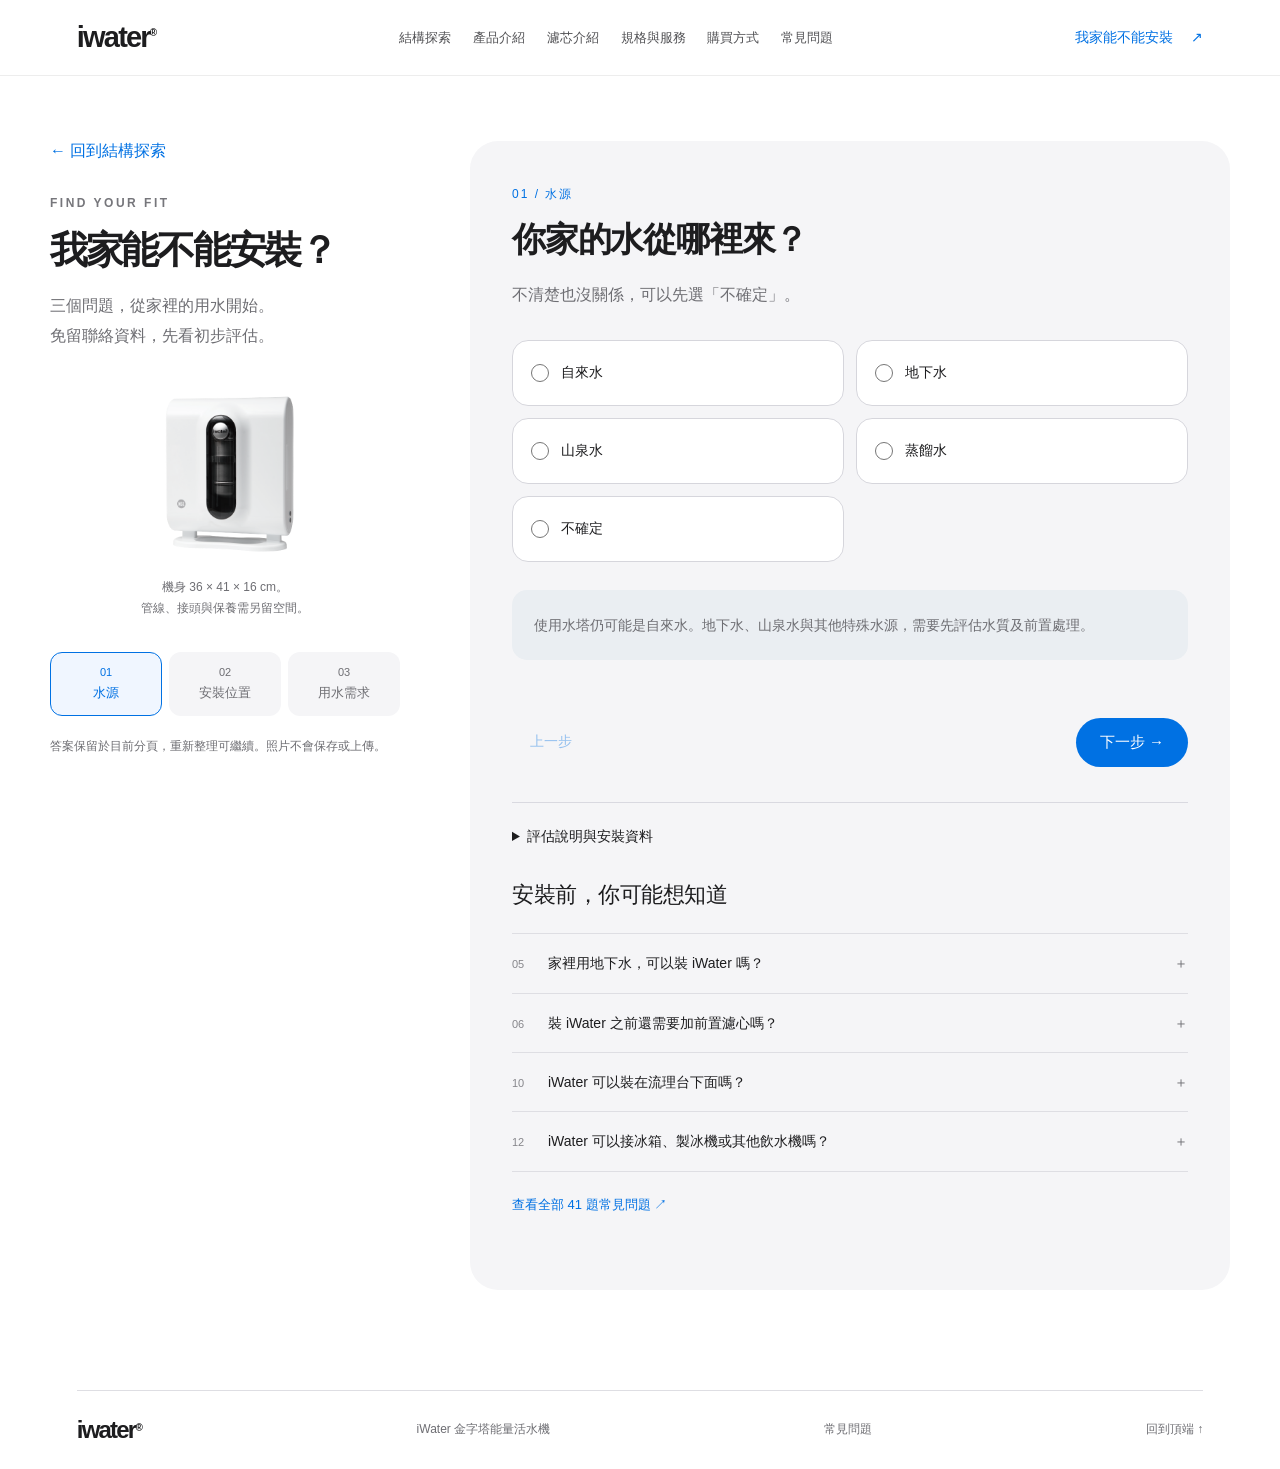
<file: assessment.html>
<!doctype html>
<html lang="zh-Hant"><head><meta charset="UTF-8"><meta name="viewport" content="width=device-width,initial-scale=1"><meta name="description" content="探索 iWater 金字塔能量活水機：陶瓷、活性碳與磁化模組的互動拆解，以及產品規格、保養、費用與水質研究。"><title>我家能不能安裝｜iWater</title><link rel="icon" href="data:image/svg+xml,%3Csvg xmlns='http://www.w3.org/2000/svg' viewBox='0 0 32 32'%3E%3Crect width='32' height='32' rx='9' fill='%230071e3'/%3E%3Cpath d='M16 5C13 10 8 15 8 20a8 8 0 0016 0c0-5-5-10-8-15z' fill='white'/%3E%3C/svg%3E"><link rel="stylesheet" href="style.css?v=e6f6191bcb5c"><link rel="stylesheet" href="journey.css?v=29342cb2e41b"><link rel="stylesheet" href="faq.css?v=2e0dd3a7a910"></head>
<body class="journey-page"><a class="skip-link" href="#main">跳至主要內容</a><header><a class="brand" href="index.html" aria-label="iWater 首頁">iwater<span>®</span></a><nav aria-label="主要導覽"><a href="index.html#explore">結構探索</a><a href="product.html">產品介紹</a><a href="index.html#filters">濾芯介紹</a><a href="index.html#specifications">規格與服務</a><a href="product.html#purchase">購買方式</a><a href="faq.html">常見問題</a></nav><a class="nav-cta install-nav" href="assessment.html">我家能不能安裝 <span aria-hidden="true">↗</span></a></header><main id="main" class="assessment-main"><section class="assessment-intro"><a class="text-link" href="index.html#explore">← 回到結構探索</a><div class="eyebrow">FIND YOUR FIT</div><h1>我家能不能安裝？</h1><p>三個問題，從家裡的用水開始。<br>免留聯絡資料，先看初步評估。</p><img src="assets/iWater-01.png" alt="iWater 水機完整外觀"><p class="fine-print">機身 36 × 41 × 16 cm。<br>管線、接頭與保養需另留空間。</p><nav id="step-nav" aria-label="評估進度"><button type="button" data-step="0">01 <span>水源</span></button><button type="button" data-step="1">02 <span>安裝位置</span></button><button type="button" data-step="2">03 <span>用水需求</span></button></nav><p class="fine-print" id="save-note">答案保留於目前分頁，重新整理可繼續。照片不會保存或上傳。</p></section><section class="assessment-workspace" aria-label="安裝評估"><form id="assessment-form" novalidate><div id="step-content"></div><p id="form-error" class="form-error" role="alert"></p><div class="wizard-actions"><button class="quiet-button" type="button" id="previous">上一步</button><button class="pill" id="next" type="submit">下一步 →</button></div></form><details class="assessment-help"><summary>評估說明與安裝資料</summary><p>此工具整理安裝前需要確認的條件，不是施工核准。需依原水、管線、接頭、材質及維修空間由服務人員確認。</p><p>自來水環境仍需核對接頭與水壓。地下水、山泉水或其他特殊水源，需先評估水質與前置處理。</p><p>流理台上需保留料理空間；壁掛需確認承重與固定方式；櫥下或分接其他設備需另確認配置。</p><a class="text-link" href="product.html#specifications">查看完整產品規格 →</a></details><div data-faq-group="installation"></div></section></main>
<dialog id="space-dialog" class="journey-dialog" aria-labelledby="space-title"><form id="space-form" novalidate><div class="dialog-top"><h2 id="space-title">讓空間，<br>更清楚一點。</h2><button type="button" class="quiet-button" data-close-space>關閉</button></div><p>還沒量也沒關係，可以稍後補充。拍下檯面全景、龍頭接頭與預計位置，有助於後續確認。</p><div class="dimension-fields"><label>寬（cm）<input name="width" type="number" min="0.01" step="any" inputmode="decimal"></label><label>高（cm）<input name="height" type="number" min="0.01" step="any" inputmode="decimal"></label><label>深（cm）<input name="depth" type="number" min="0.01" step="any" inputmode="decimal"></label></div><p class="fine-print">機身 36 × 41 × 16 cm，還需另留管線、接頭、操作與更換濾心空間。</p><label>水槽或檯面材質<select name="material"><option>不確定</option><option>不鏽鋼</option><option>人造石</option><option>石英石</option><option>天然石材</option><option>其他</option></select></label><label>現有水龍頭與接頭<select name="faucet"><option>暫時不確定</option><option>可提供照片</option></select></label><label>是否需要保留主要料理空間？<select name="workspace"><option>不確定</option><option>是</option><option>否</option></select></label><label class="photo-label">加入現場照片<input id="photos" type="file" accept="image/jpeg,image/png,image/webp,image/gif" multiple></label><p class="fine-print">最多 4 張、每張 10 MB；支援 JPG、PNG、WebP、GIF。照片只在本頁預覽，離開後不保存，也不會自動上傳。</p><div id="photo-preview"></div><p id="photo-status" role="status"></p><p id="space-error" class="form-error" role="alert"></p><div class="action-row"><button class="pill" type="submit">更新評估結果</button><button class="quiet-button" type="button" data-close-space>稍後再補</button></div></form></dialog><footer><a class="brand" href="index.html">iwater<span>®</span></a><span>iWater 金字塔能量活水機</span><a href="faq.html">常見問題</a><a href="#main">回到頂端 ↑</a></footer><script type="module" src="assessment.js?v=613f302641f1"></script><script type="module" src="faq.js?v=9f928fe0a42c"></script></body></html>
</file>
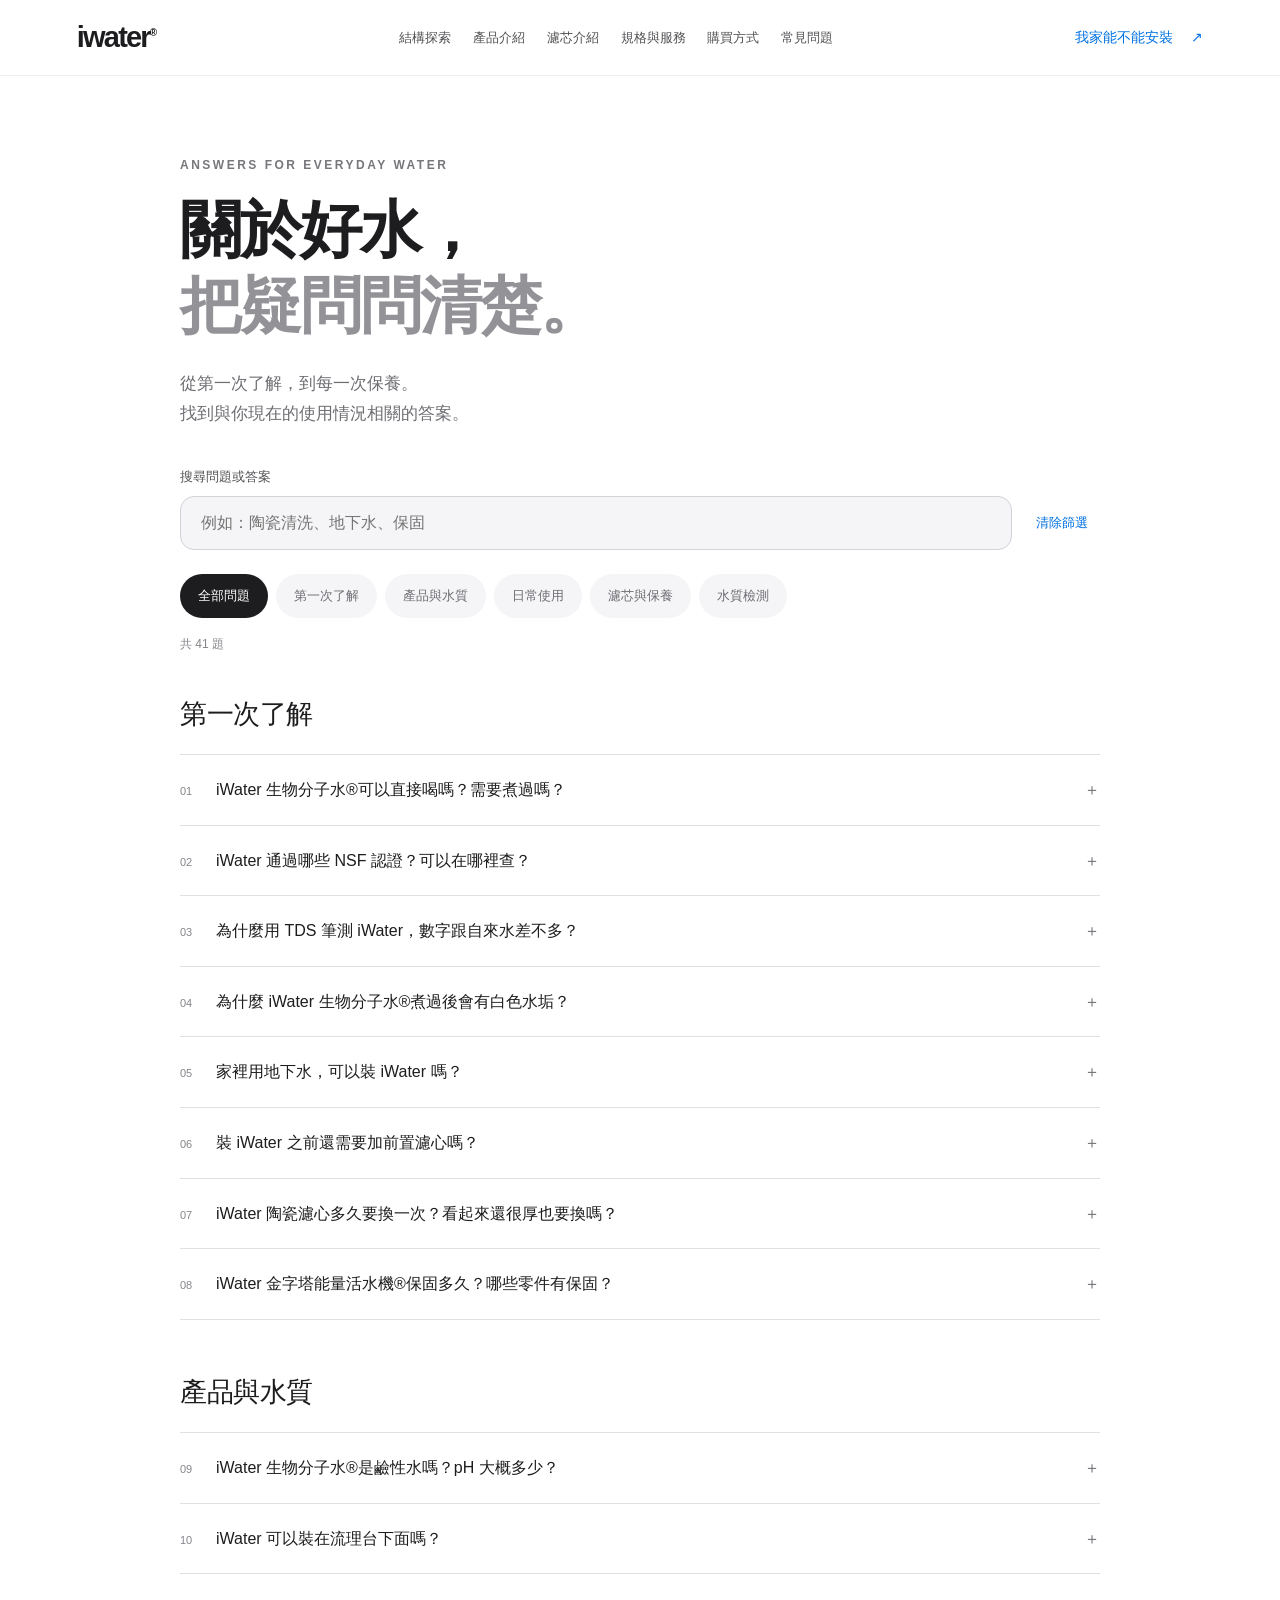
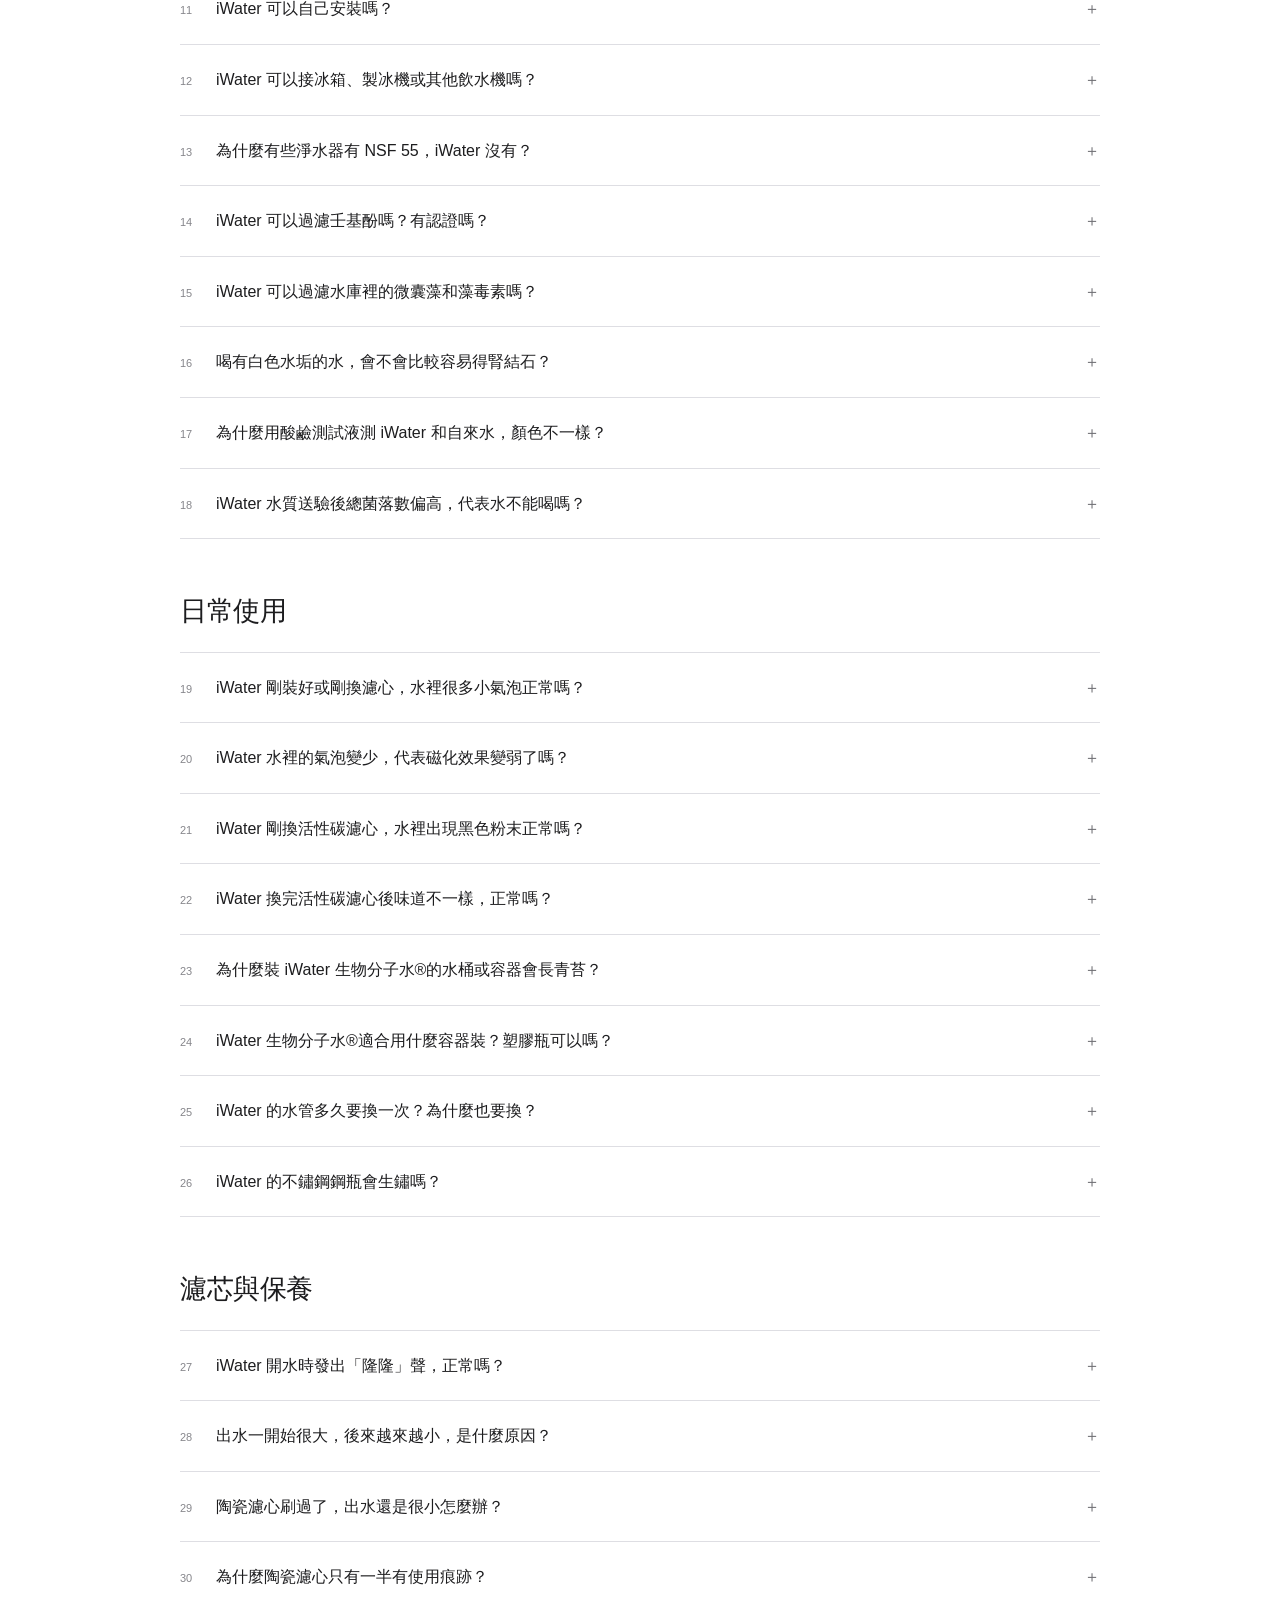
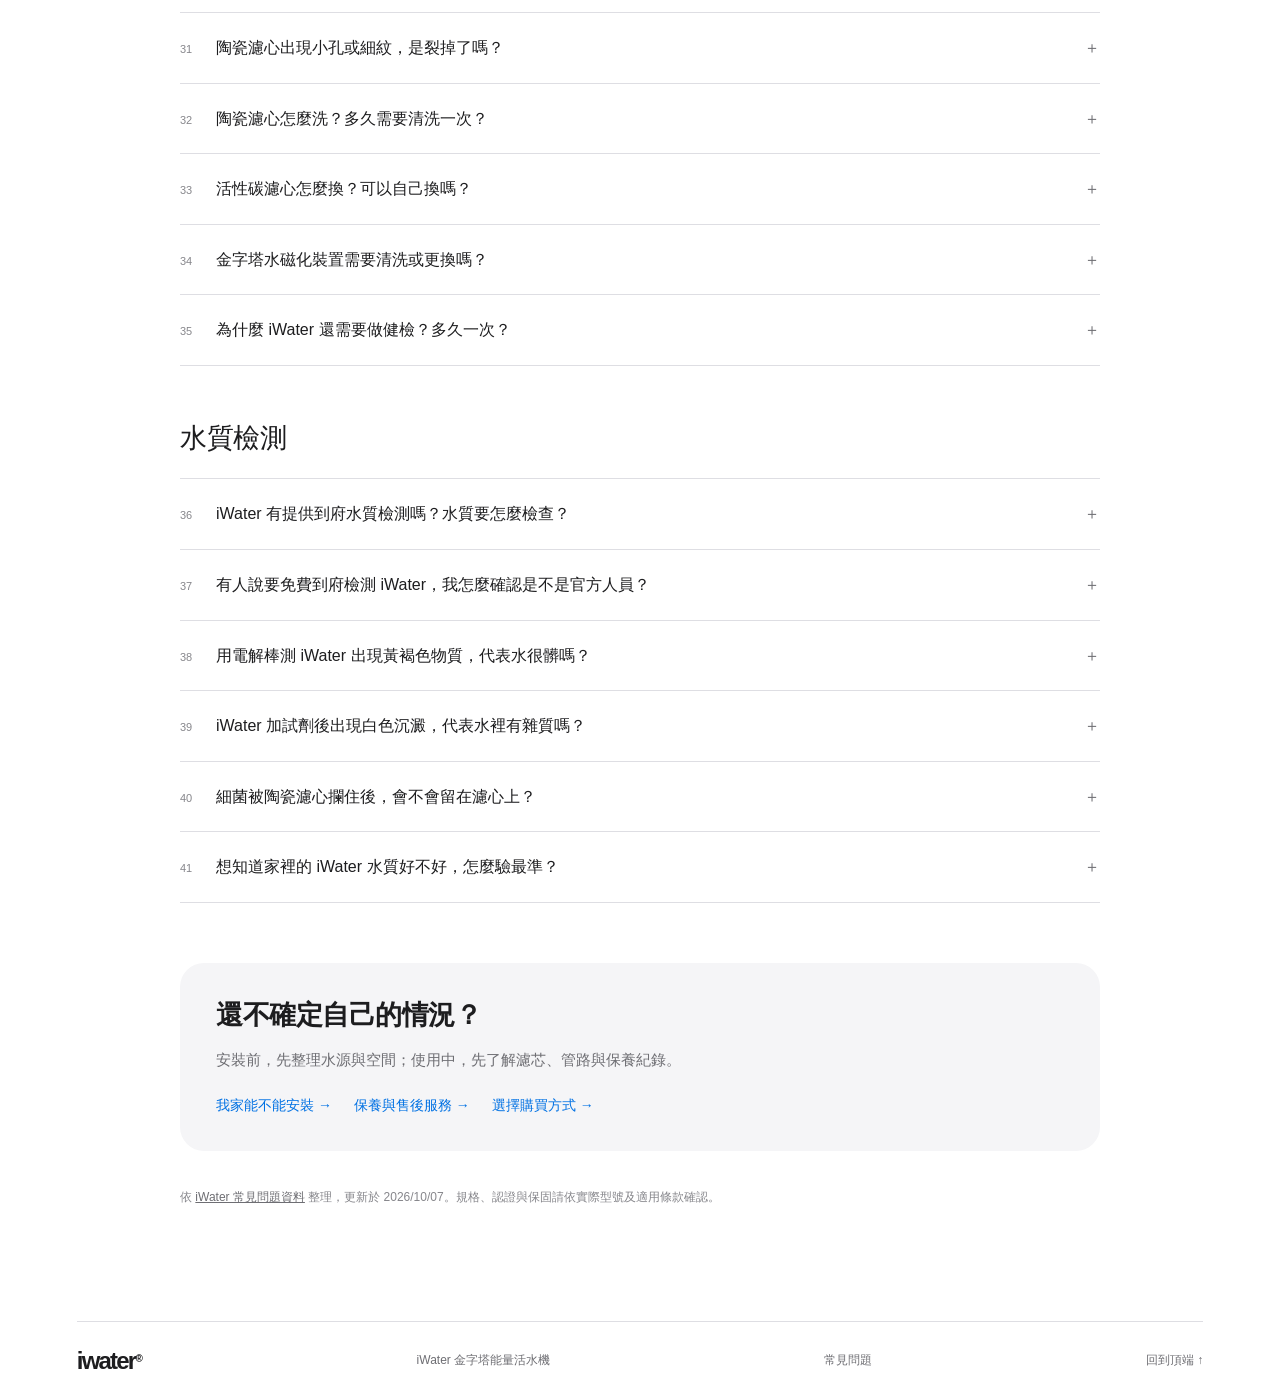
<file: faq.html>
<!doctype html>
<html lang="zh-Hant"><head><meta charset="UTF-8"><meta name="viewport" content="width=device-width,initial-scale=1"><meta name="description" content="iWater 常見問題：濾芯清潔與更換、安裝、保固、日常使用及水質資料。搜尋完整 41 題解答。"><title>常見問題｜iWater</title><link rel="icon" href="data:image/svg+xml,%3Csvg xmlns='http://www.w3.org/2000/svg' viewBox='0 0 32 32'%3E%3Crect width='32' height='32' rx='9' fill='%230071e3'/%3E%3Cpath d='M16 5C13 10 8 15 8 20a8 8 0 0016 0c0-5-5-10-8-15z' fill='white'/%3E%3C/svg%3E"><link rel="stylesheet" href="style.css?v=e6f6191bcb5c"><link rel="stylesheet" href="journey.css?v=29342cb2e41b"><link rel="stylesheet" href="faq.css?v=2e0dd3a7a910"></head>
<body class="faq-page"><a class="skip-link" href="#main">跳至主要內容</a><header><a class="brand" href="index.html" aria-label="iWater 首頁">iwater<span>®</span></a><nav aria-label="主要導覽"><a href="index.html#explore">結構探索</a><a href="product.html">產品介紹</a><a href="index.html#filters">濾芯介紹</a><a href="index.html#specifications">規格與服務</a><a href="product.html#purchase">購買方式</a><a href="faq.html">常見問題</a></nav><a class="nav-cta install-nav" href="assessment.html">我家能不能安裝 <span aria-hidden="true">↗</span></a></header><main id="main" class="faq-main"><section class="faq-hero"><div class="eyebrow">ANSWERS FOR EVERYDAY WATER</div><h1>關於好水，<br><span>把疑問問清楚。</span></h1><p>從第一次了解，到每一次保養。<br>找到與你現在的使用情況相關的答案。</p></section><section class="faq-tools" aria-label="搜尋與篩選常見問題"><label for="faq-search" class="faq-search-label">搜尋問題或答案</label><div class="faq-search-row"><input id="faq-search" type="search" placeholder="例如：陶瓷清洗、地下水、保固" autocomplete="off" aria-controls="faq-catalog"><button type="button" id="faq-clear">清除篩選</button></div><div id="faq-categories" class="faq-categories" role="group" aria-label="問題分類"></div><p id="faq-results-status" role="status" aria-live="polite"></p></section><div id="faq-empty" class="faq-empty" hidden>沒有找到相符的問題。試試較短的關鍵字，或按「清除篩選」查看全部問題。</div><div id="faq-catalog"></div><noscript><p>請啟用 JavaScript 使用搜尋與分類，或<a href="https://iwater-structure-a.pearly-squid-4938.chatgpt.site/faq.html?page=13">閱讀原始常見問題</a>。</p></noscript><section class="faq-support"><h2>還不確定自己的情況？</h2><p>安裝前，先整理水源與空間；使用中，先了解濾芯、管路與保養紀錄。</p><div class="faq-support-links"><a href="assessment.html">我家能不能安裝 →</a><a href="product.html#care">保養與售後服務 →</a><a href="product.html#purchase">選擇購買方式 →</a></div></section><p class="faq-source">依 <a href="https://iwater-structure-a.pearly-squid-4938.chatgpt.site/faq.html?page=13" target="_blank" rel="noopener noreferrer">iWater 常見問題資料</a> 整理，更新於 2026/10/07。規格、認證與保固請依實際型號及適用條款確認。</p></main><footer><a class="brand" href="index.html">iwater<span>®</span></a><span>iWater 金字塔能量活水機</span><a href="faq.html">常見問題</a><a href="#main">回到頂端 ↑</a></footer><script type="module" src="faq.js?v=9f928fe0a42c"></script></body></html>
</file>
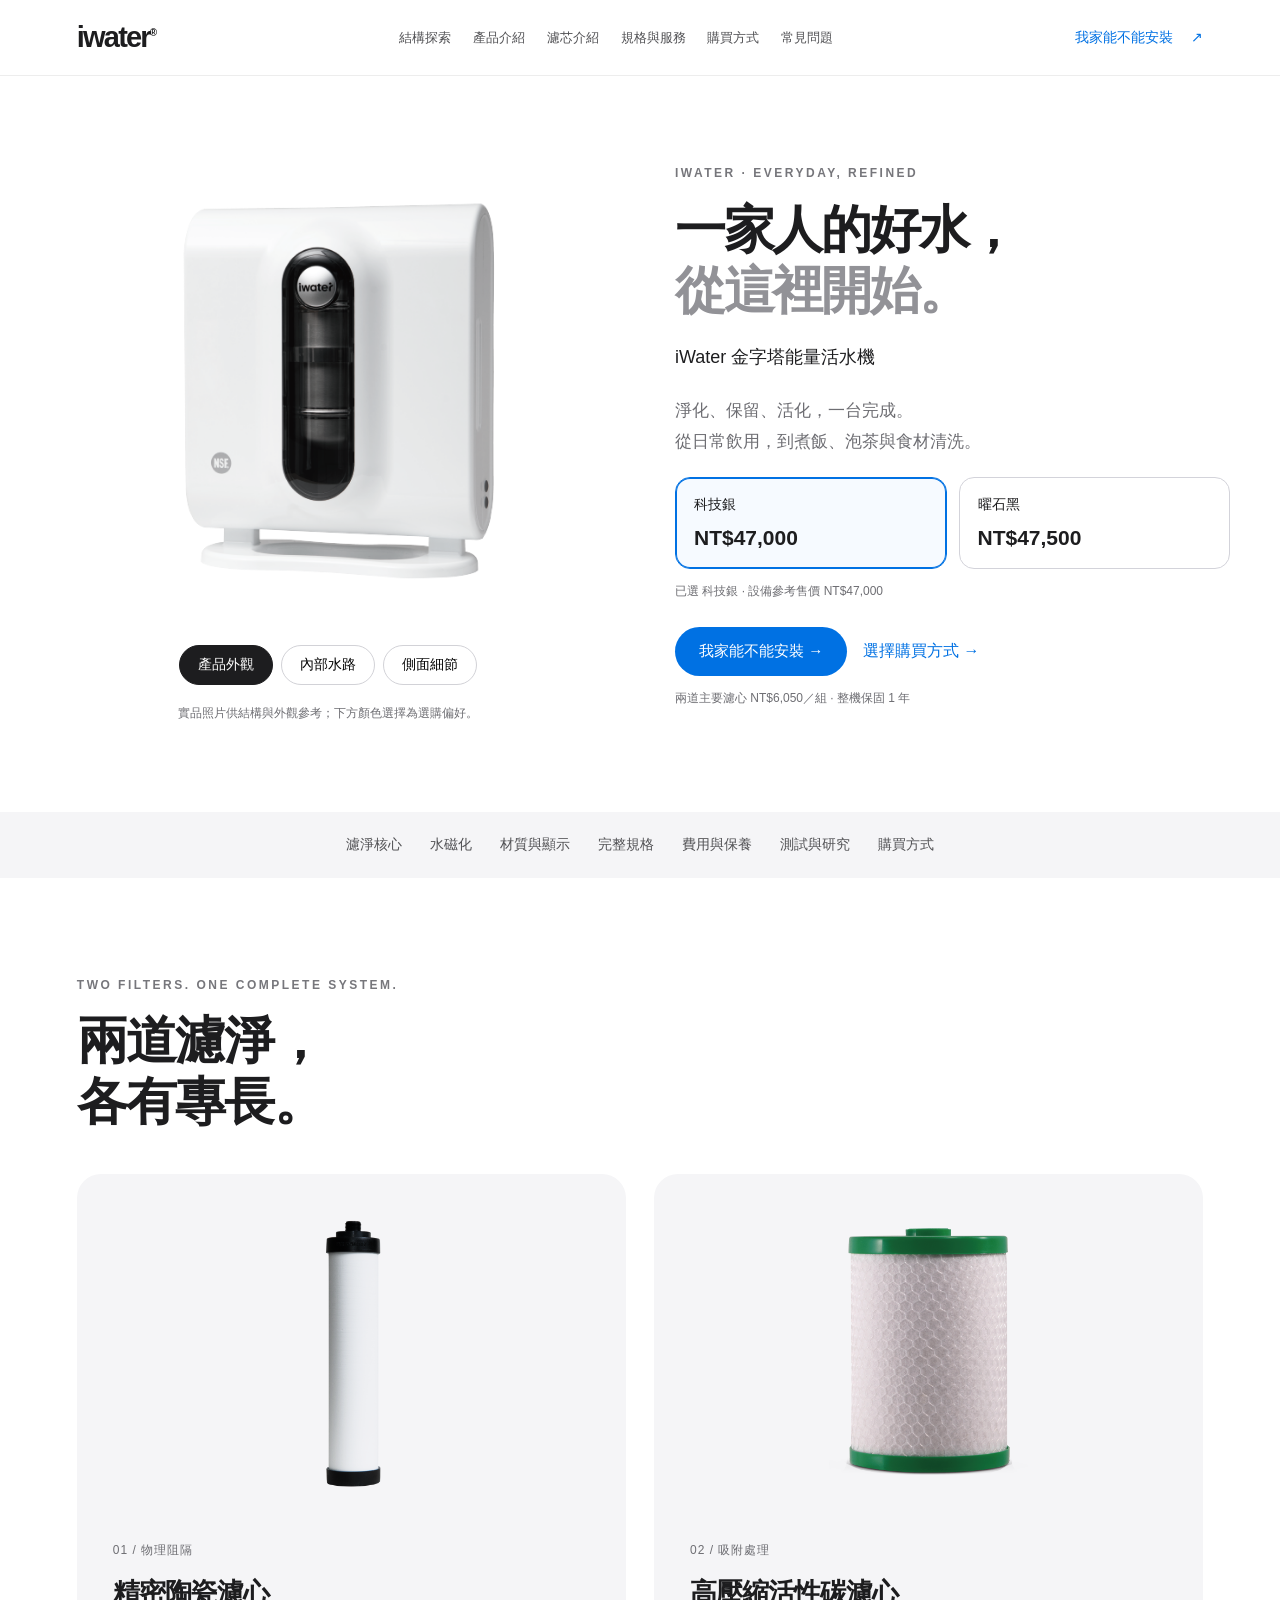
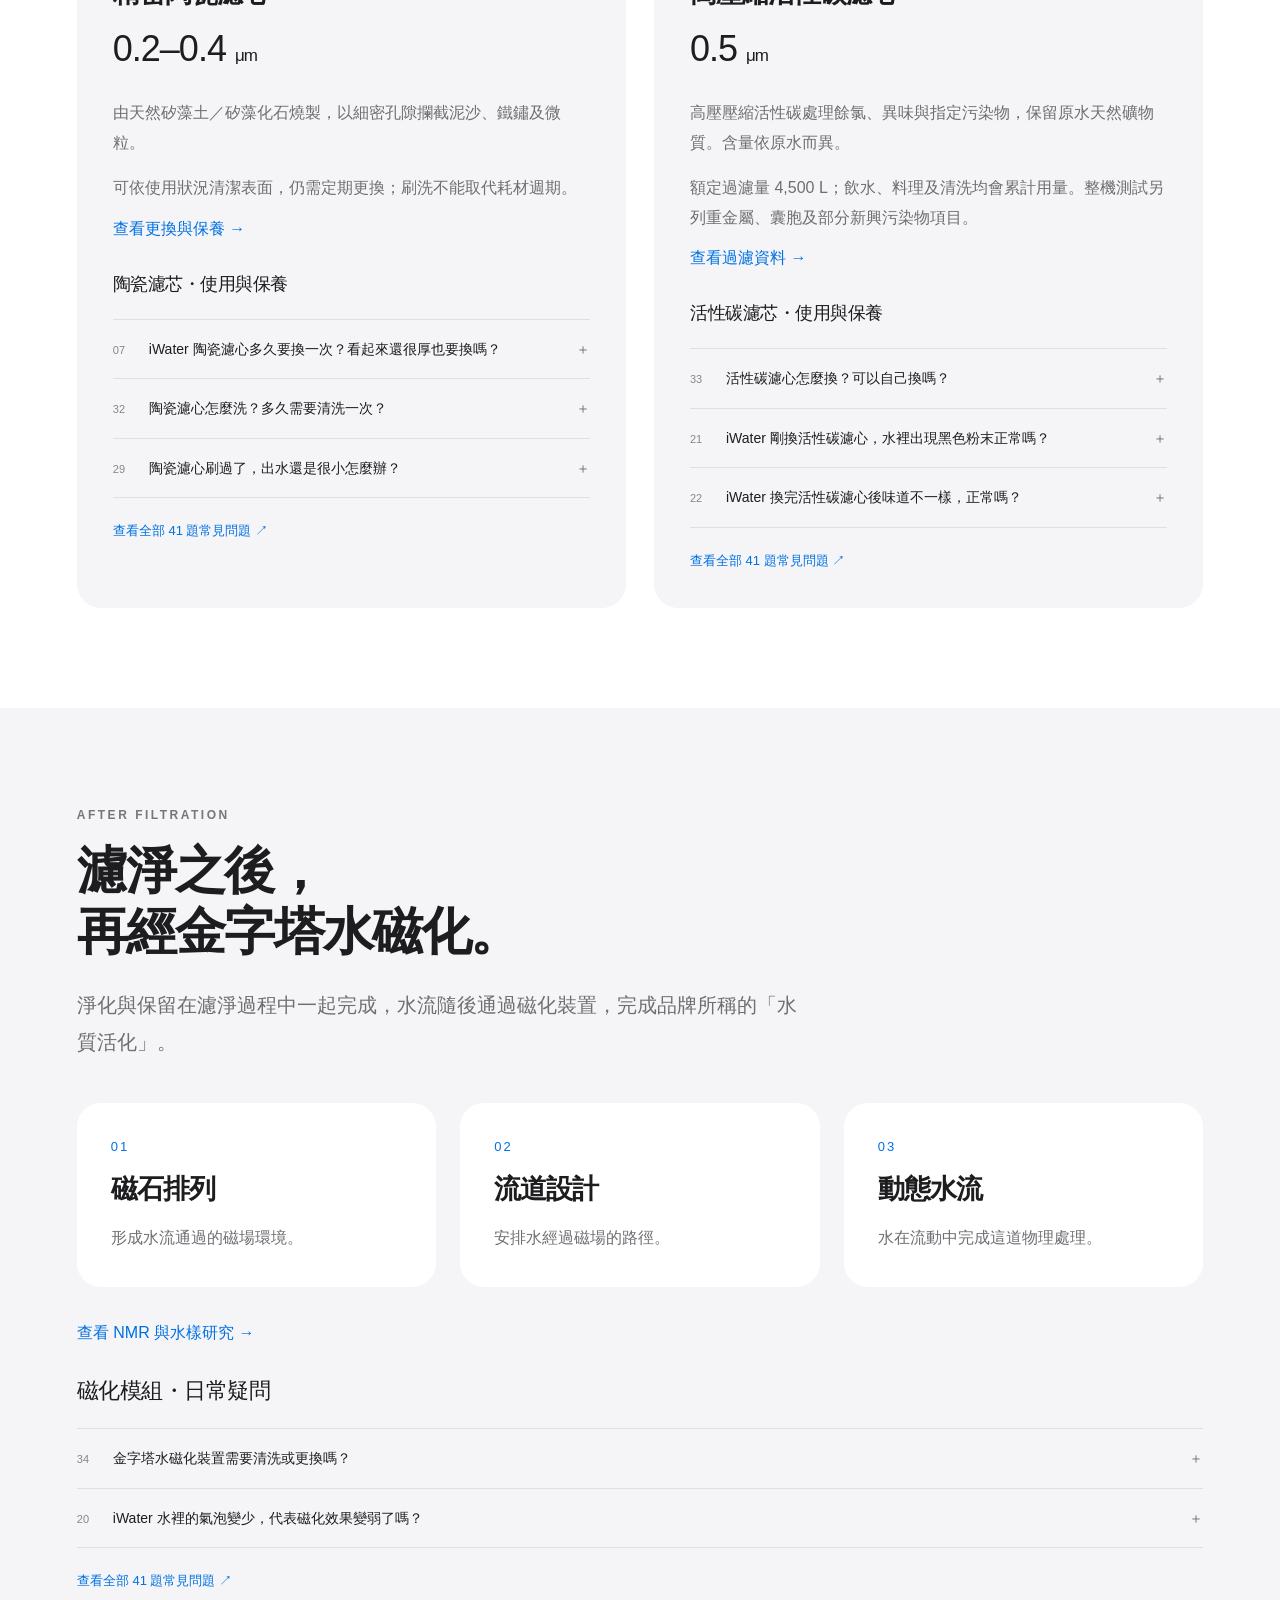
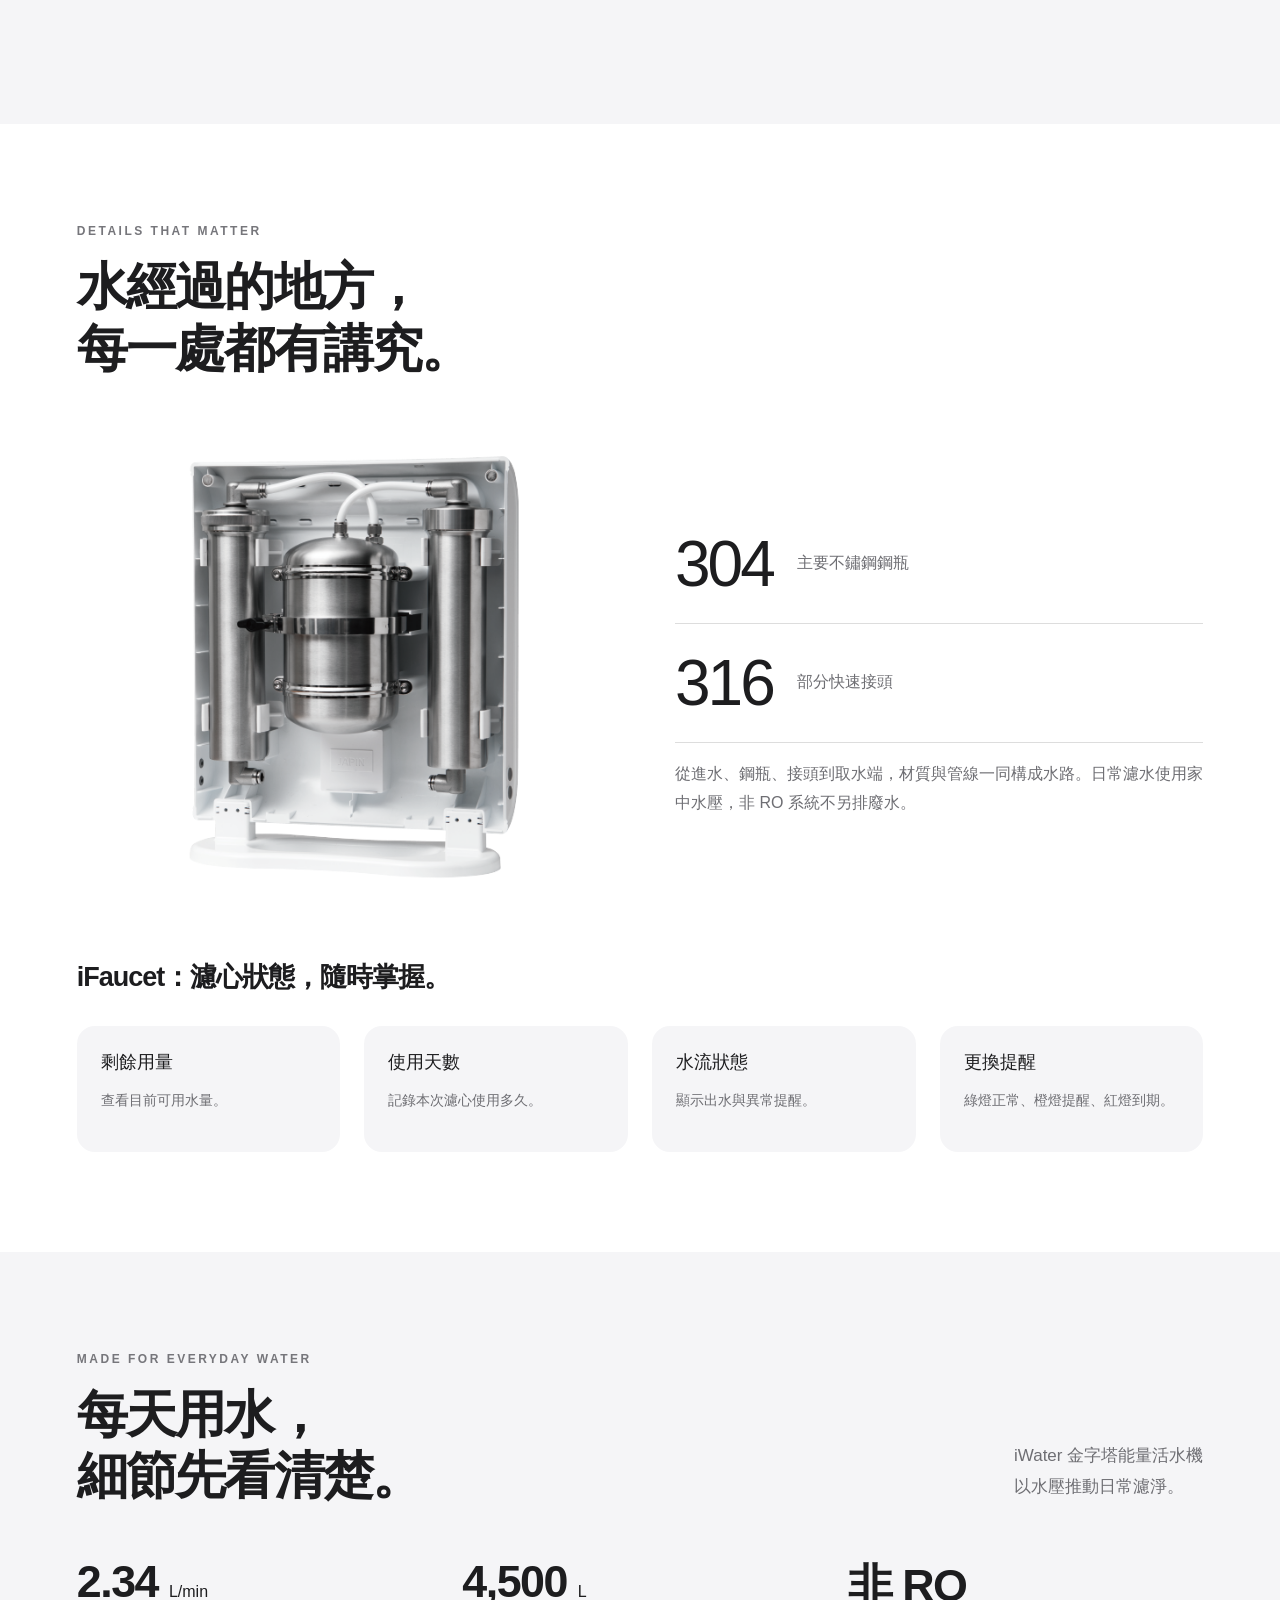
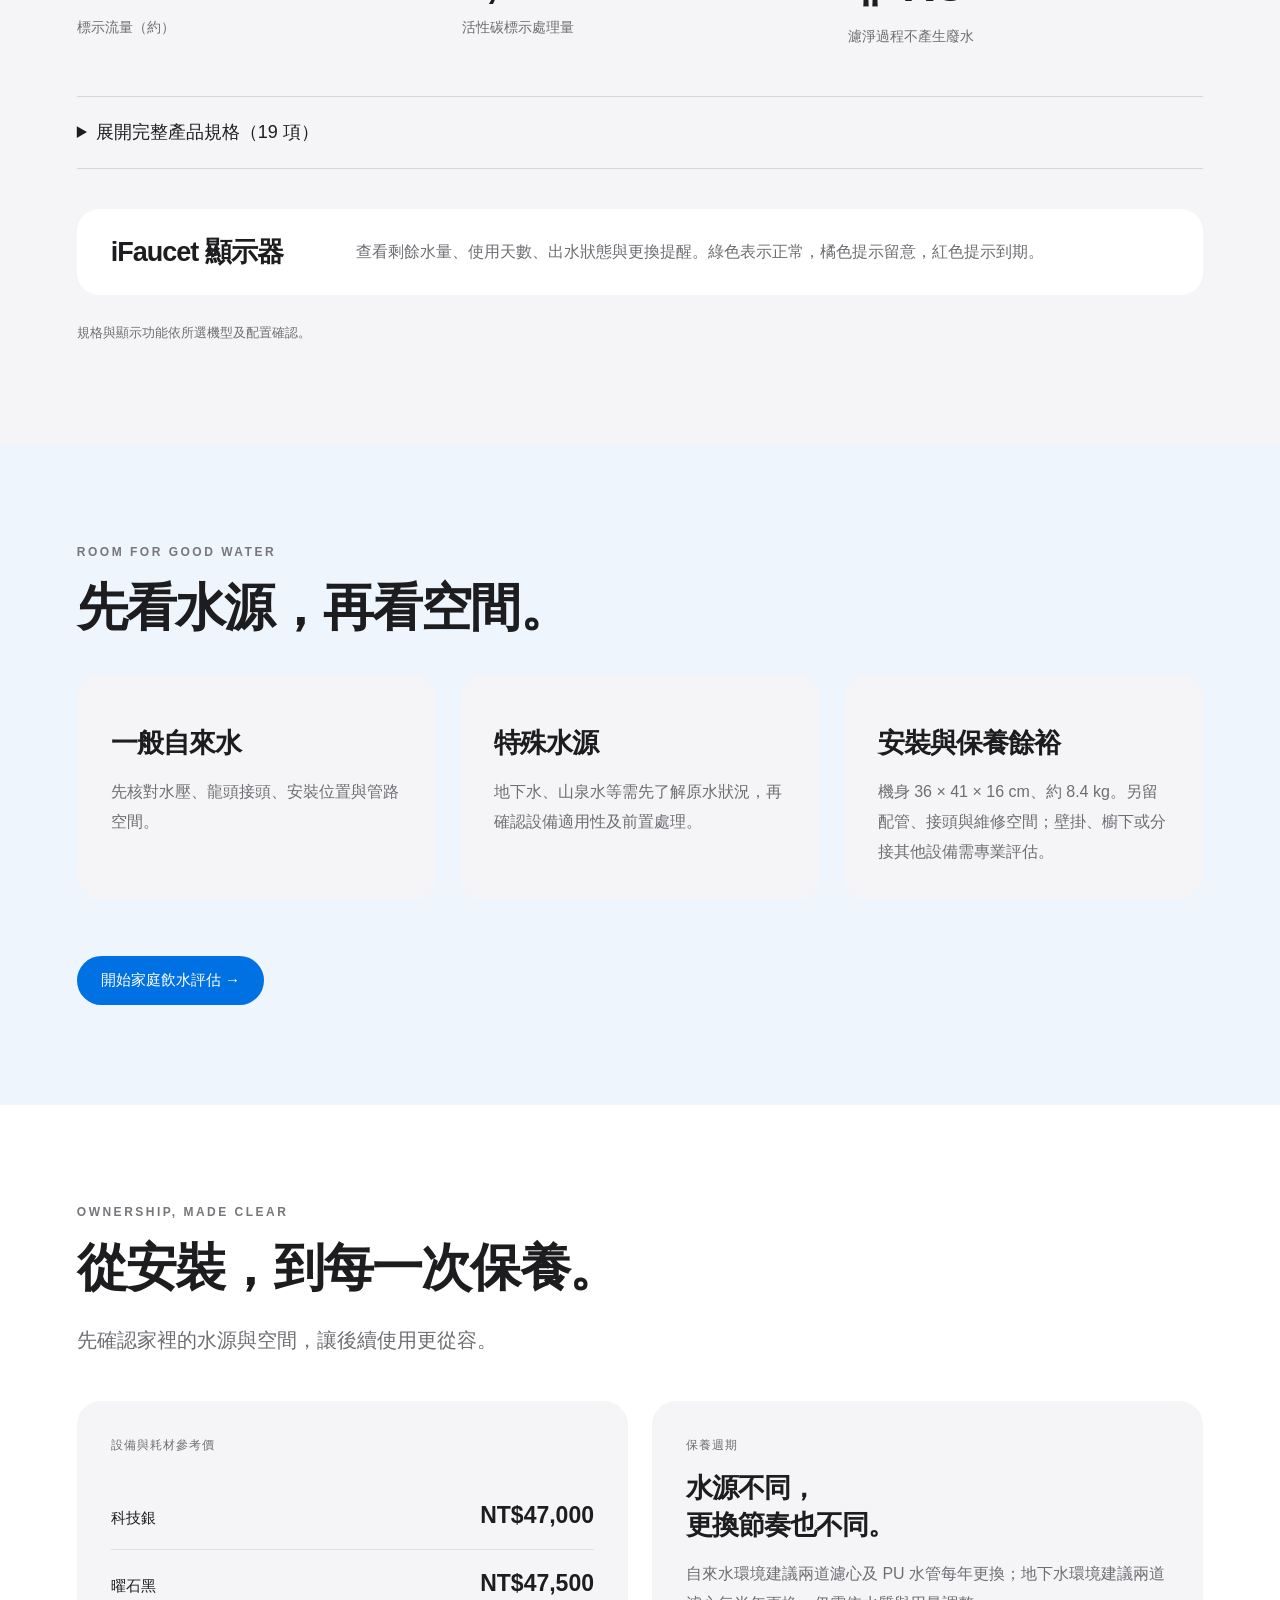
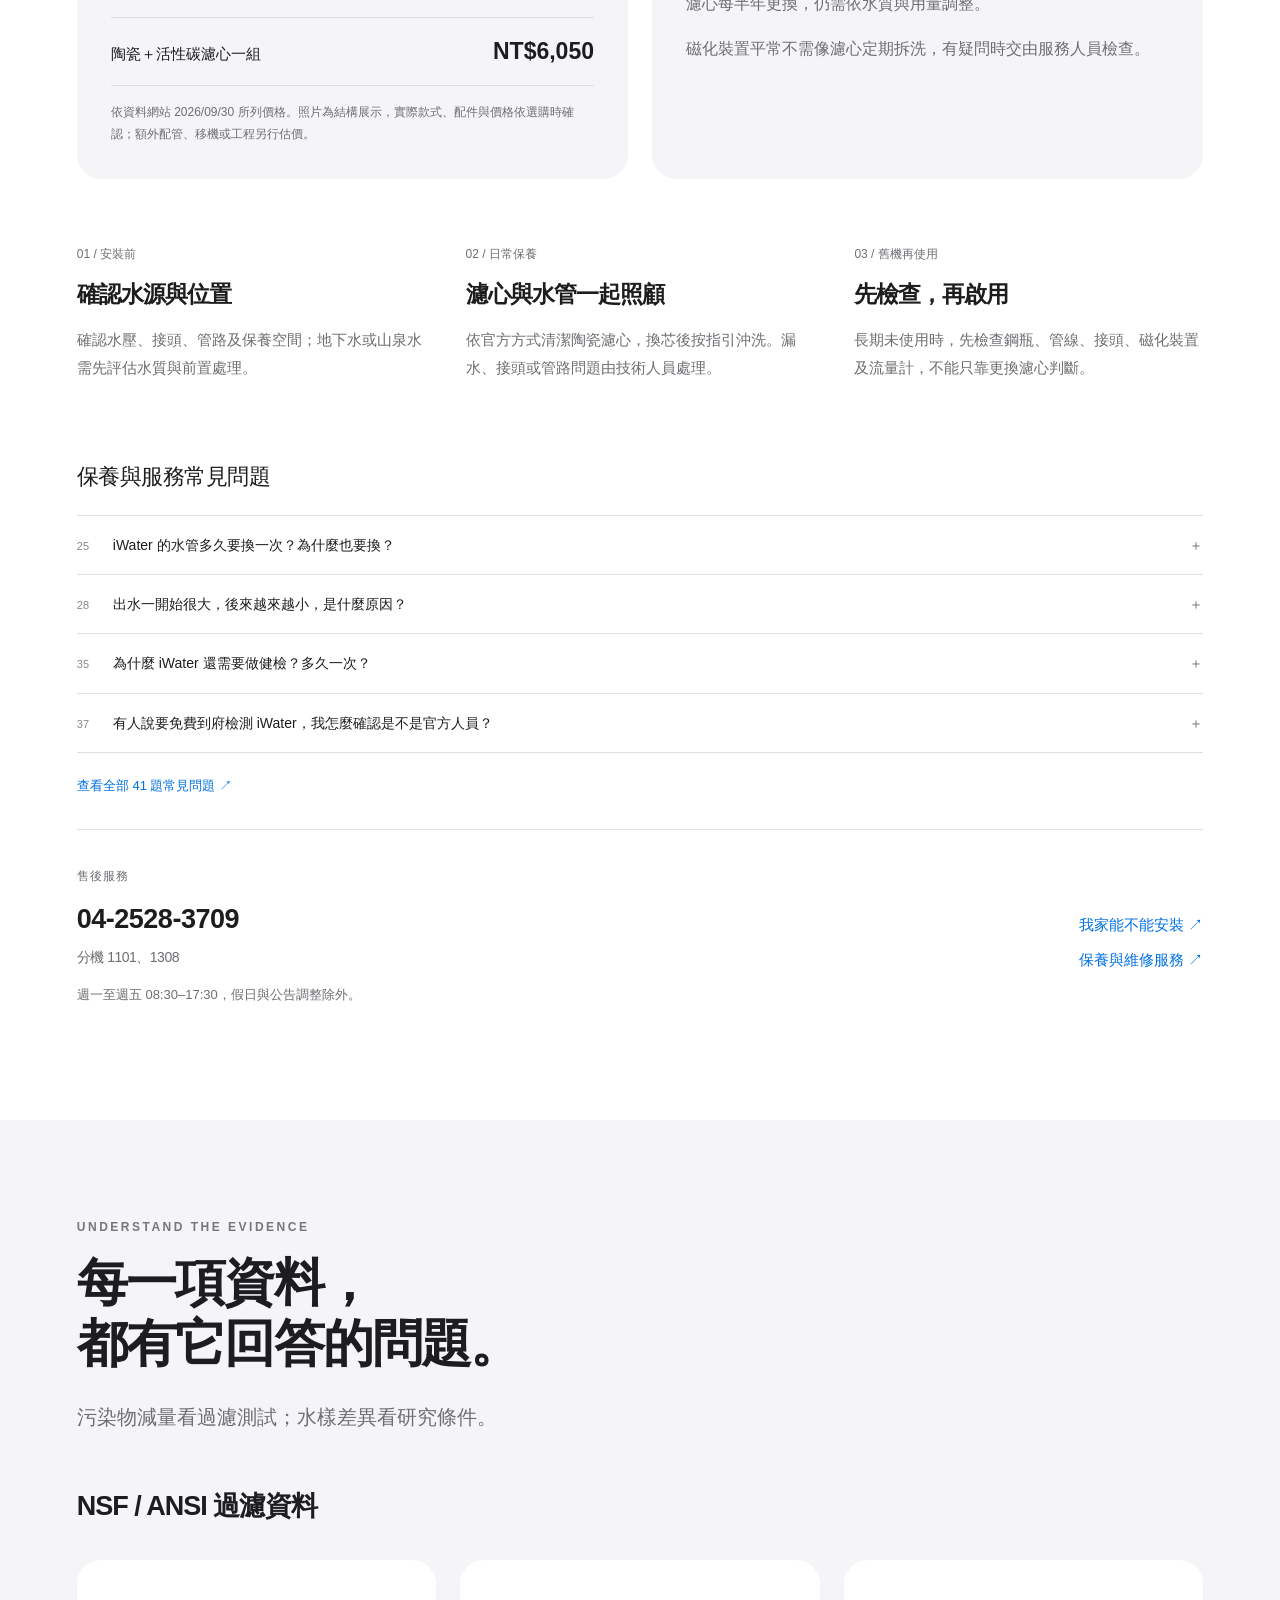
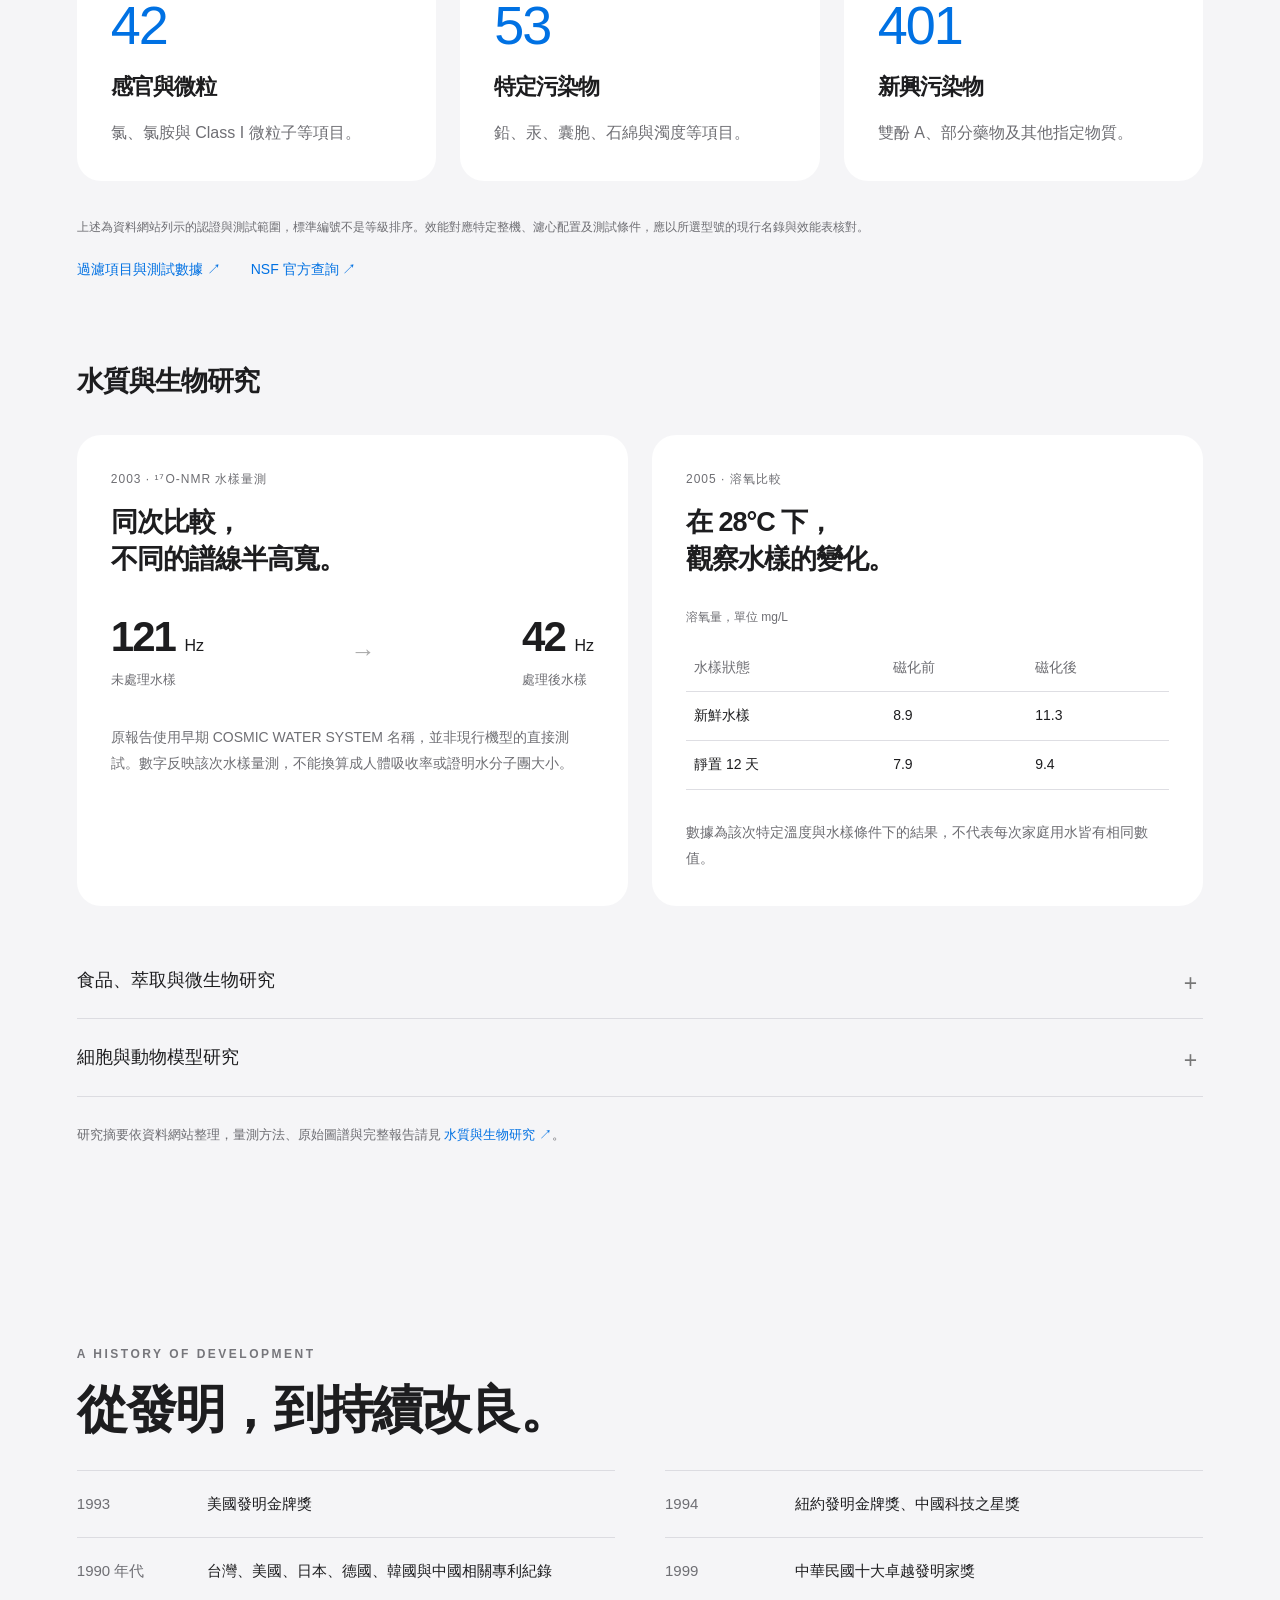
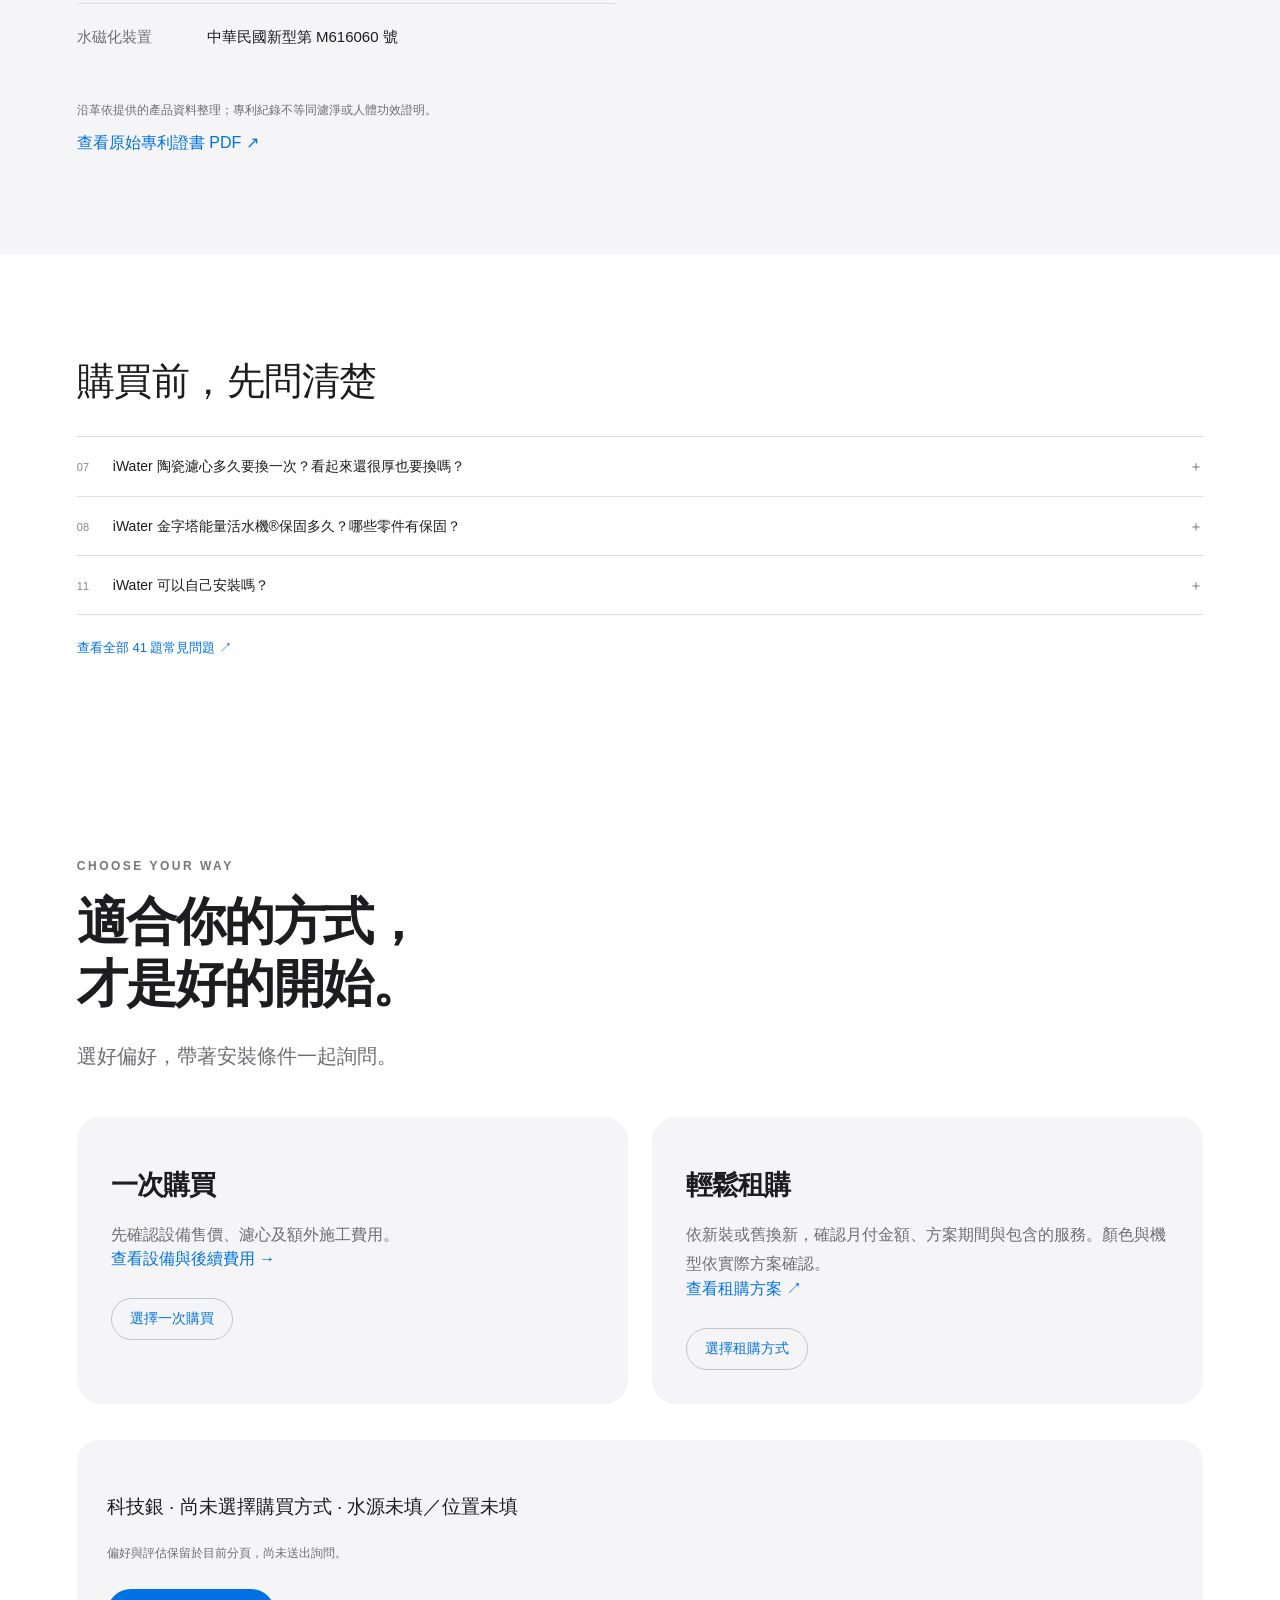
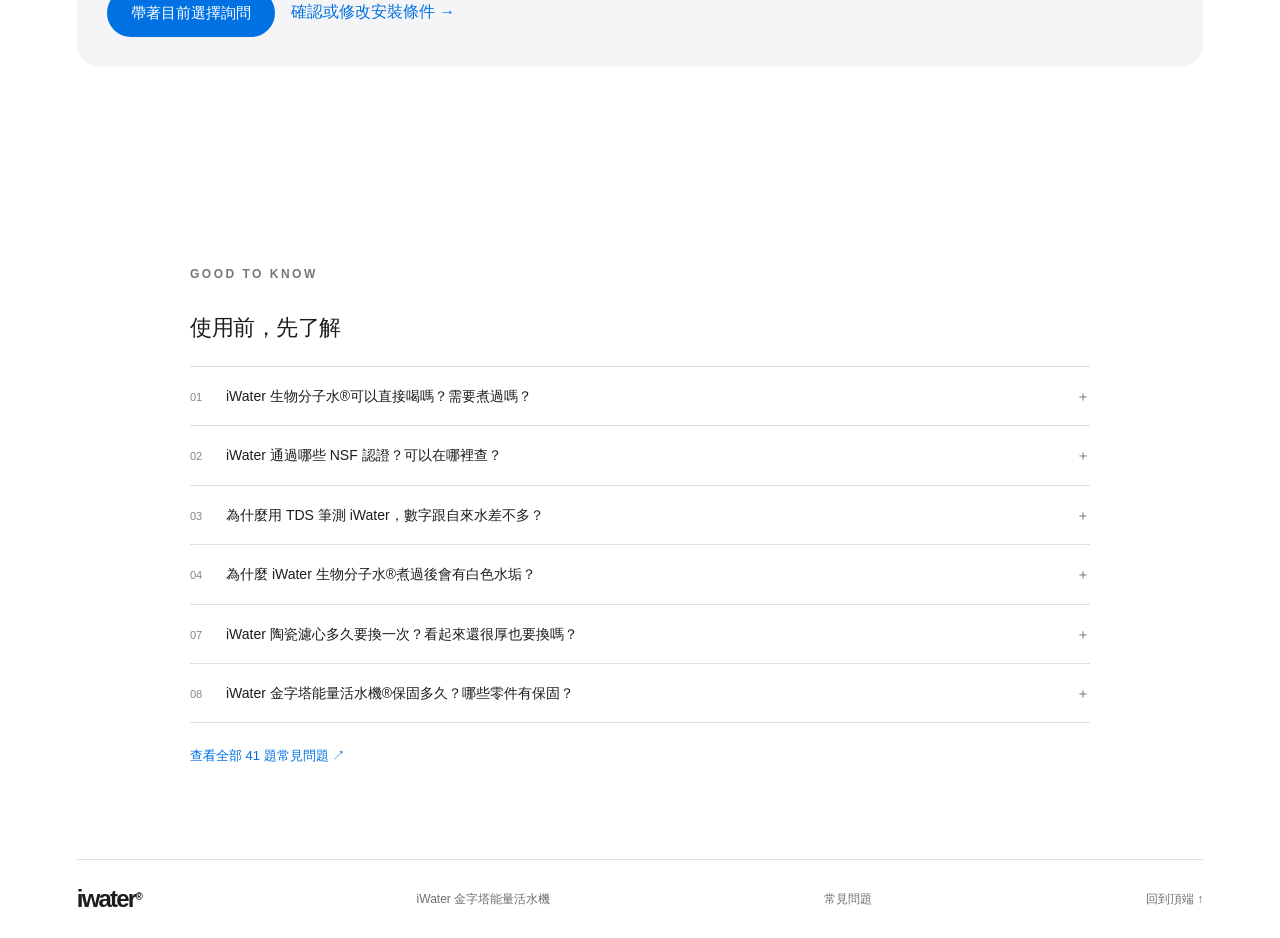
<file: product.html>
<!doctype html>
<html lang="zh-Hant"><head><meta charset="UTF-8"><meta name="viewport" content="width=device-width,initial-scale=1"><meta name="description" content="探索 iWater 金字塔能量活水機：陶瓷、活性碳與磁化模組的互動拆解，以及產品規格、保養、費用與水質研究。"><title>產品詳細介紹｜iWater</title><link rel="icon" href="data:image/svg+xml,%3Csvg xmlns='http://www.w3.org/2000/svg' viewBox='0 0 32 32'%3E%3Crect width='32' height='32' rx='9' fill='%230071e3'/%3E%3Cpath d='M16 5C13 10 8 15 8 20a8 8 0 0016 0c0-5-5-10-8-15z' fill='white'/%3E%3C/svg%3E"><link rel="stylesheet" href="style.css?v=e6f6191bcb5c"><link rel="stylesheet" href="journey.css?v=29342cb2e41b"><link rel="stylesheet" href="faq.css?v=2e0dd3a7a910"></head>
<body class="journey-page"><a class="skip-link" href="#main">跳至主要內容</a><header><a class="brand" href="index.html" aria-label="iWater 首頁">iwater<span>®</span></a><nav aria-label="主要導覽"><a href="index.html#explore">結構探索</a><a href="product.html">產品介紹</a><a href="index.html#filters">濾芯介紹</a><a href="index.html#specifications">規格與服務</a><a href="product.html#purchase">購買方式</a><a href="faq.html">常見問題</a></nav><a class="nav-cta install-nav" href="assessment.html">我家能不能安裝 <span aria-hidden="true">↗</span></a></header><main id="main"><section class="product-hero"><div class="product-gallery"><img id="product-view" src="assets/iWater-01.png" alt="iWater 產品外觀"><div class="filter-tabs" role="group" aria-label="產品照片"><button type="button" data-photo="0" aria-pressed="true" class="selected">產品外觀</button><button type="button" data-photo="1" aria-pressed="false">內部水路</button><button type="button" data-photo="2" aria-pressed="false">側面細節</button></div><p class="fine-print">實品照片供結構與外觀參考；下方顏色選擇為選購偏好。</p></div><div><div class="eyebrow">IWATER · EVERYDAY, REFINED</div><h1>一家人的好水，<br><span>從這裡開始。</span></h1><p class="product-name">iWater 金字塔能量活水機</p><p class="knowledge-lead">淨化、保留、活化，一台完成。<br>從日常飲用，到煮飯、泡茶與食材清洗。</p><div class="color-options" role="group" aria-label="機身顏色偏好"><button type="button" data-color="科技銀" aria-pressed="true"><span>科技銀</span><b>NT$47,000</b></button><button type="button" data-color="曜石黑" aria-pressed="false"><span>曜石黑</span><b>NT$47,500</b></button></div><p id="color-status" class="fine-print" role="status"></p><div class="action-row"><a class="pill" href="assessment.html">我家能不能安裝 →</a><a class="text-link" href="#purchase">選擇購買方式 →</a></div><p class="fine-print">兩道主要濾心 NT$6,050／組 · 整機保固 1 年</p></div></section><nav class="product-jumps" aria-label="產品介紹章節"><a href="#filters">濾淨核心</a><a href="#magnetic">水磁化</a><a href="#materials">材質與顯示</a><a href="#specifications">完整規格</a><a href="#care">費用與保養</a><a href="#evidence">測試與研究</a><a href="#purchase">購買方式</a></nav><section class="knowledge" id="filters"><div class="knowledge-inner"><div class="eyebrow">TWO FILTERS. ONE COMPLETE SYSTEM.</div><h2>兩道濾淨，<br>各有專長。</h2><div class="product-filter-grid"><article><img src="assets/iWater-05.png" alt="精密陶瓷濾心" loading="lazy"><span class="card-kicker">01 / 物理阻隔</span><h3>精密陶瓷濾心</h3><strong class="spec-value">0.2–0.4 <small>μm</small></strong><p>由天然矽藻土／矽藻化石燒製，以細密孔隙攔截泥沙、鐵鏽及微粒。</p><p>可依使用狀況清潔表面，仍需定期更換；刷洗不能取代耗材週期。</p><a class="text-link" href="#care">查看更換與保養 →</a><div data-faq-group="ceramic"></div></article><article><img src="assets/iWater-06.png" alt="高壓縮活性碳濾心" loading="lazy"><span class="card-kicker">02 / 吸附處理</span><h3>高壓縮活性碳濾心</h3><strong class="spec-value">0.5 <small>μm</small></strong><p>高壓壓縮活性碳處理餘氯、異味與指定污染物，保留原水天然礦物質。含量依原水而異。</p><p>額定過濾量 4,500 L；飲水、料理及清洗均會累計用量。整機測試另列重金屬、囊胞及部分新興污染物項目。</p><a class="text-link" href="#evidence">查看過濾資料 →</a><div data-faq-group="carbon"></div></article></div></div></section>
<section class="knowledge magnetic-detail" id="magnetic"><div class="knowledge-inner"><div class="eyebrow">AFTER FILTRATION</div><h2>濾淨之後，<br>再經金字塔水磁化。</h2><p class="knowledge-lead">淨化與保留在濾淨過程中一起完成，水流隨後通過磁化裝置，完成品牌所稱的「水質活化」。</p><div class="knowledge-grid three"><article><span class="step-no">01</span><h3>磁石排列</h3><p>形成水流通過的磁場環境。</p></article><article><span class="step-no">02</span><h3>流道設計</h3><p>安排水經過磁場的路徑。</p></article><article><span class="step-no">03</span><h3>動態水流</h3><p>水在流動中完成這道物理處理。</p></article></div><a class="text-link" href="#evidence">查看 NMR 與水樣研究 →</a><div data-faq-group="magnetic"></div></div></section><section class="knowledge" id="materials"><div class="knowledge-inner"><div class="eyebrow">DETAILS THAT MATTER</div><h2>水經過的地方，<br>每一處都有講究。</h2><div class="material-layout"><img src="assets/iWater-02.png" alt="iWater 鋼瓶與內部水路" loading="lazy"><div><div class="material-number"><strong>304</strong><span>主要不鏽鋼鋼瓶</span></div><div class="material-number"><strong>316</strong><span>部分快速接頭</span></div><p>從進水、鋼瓶、接頭到取水端，材質與管線一同構成水路。日常濾水使用家中水壓，非 RO 系統不另排廢水。</p></div></div><h3>iFaucet：濾心狀態，隨時掌握。</h3><div class="display-features"><article><h4>剩餘用量</h4><p>查看目前可用水量。</p></article><article><h4>使用天數</h4><p>記錄本次濾心使用多久。</p></article><article><h4>水流狀態</h4><p>顯示出水與異常提醒。</p></article><article><h4>更換提醒</h4><p>綠燈正常、橙燈提醒、紅燈到期。</p></article></div></div></section><section class="knowledge specifications" id="specifications"><div class="knowledge-inner">
<div class="section-heading"><div><div class="eyebrow">MADE FOR EVERYDAY WATER</div><h2>每天用水，<br>細節先看清楚。</h2></div><p>iWater 金字塔能量活水機<br>以水壓推動日常濾淨。</p></div>
<div class="spec-highlights"><div><strong>2.34 <small>L/min</small></strong><span>標示流量（約）</span></div><div><strong>4,500 <small>L</small></strong><span>活性碳標示處理量</span></div><div><strong>非 RO</strong><span>濾淨過程不產生廢水</span></div></div>
<details class="full-specs"><summary>展開完整產品規格（19 項）</summary><div class="table-wrap"><table><caption>iWater 金字塔能量活水機</caption><tbody><tr><th scope="row">品牌</th><td>iWater</td></tr><tr><th scope="row">設備名稱</th><td>iWater 金字塔能量活水機</td></tr><tr><th scope="row">產出水名稱</th><td>iWater 生物分子水</td></tr><tr><th scope="row">機身尺寸</th><td>360 × 410 × 160 mm</td></tr><tr><th scope="row">重量</th><td>約 8.4 kg</td></tr><tr><th scope="row">流速</th><td>約 2.34 L/min</td></tr><tr><th scope="row">適用水壓</th><td>30–100 psi</td></tr><tr><th scope="row">適用水溫</th><td>約 5–38°C</td></tr><tr><th scope="row">額定過濾量</th><td>4,500 L</td></tr><tr><th scope="row">精密陶瓷濾心</th><td>約 0.2–0.4 μm</td></tr><tr><th scope="row">高壓縮活性碳濾心</th><td>約 0.5 μm</td></tr><tr><th scope="row">主要濾心</th><td>MWB049／MWB046</td></tr><tr><th scope="row">後續處理</th><td>金字塔水磁化</td></tr><tr><th scope="row">日常濾水</th><td>利用家中水壓，不需另接電源</td></tr><tr><th scope="row">排水</th><td>濾水時不另排廢水</td></tr><tr><th scope="row">顯示資訊</th><td>剩餘用量、使用天數、水流狀態、濾心提醒</td></tr><tr><th scope="row">主要水路材質</th><td>304 不鏽鋼鋼瓶；部分快速接頭採 316 不鏽鋼</td></tr><tr><th scope="row">整機保固</th><td>1 年</td></tr><tr><th scope="row">機身顏色</th><td>科技銀／曜石黑</td></tr></tbody></table></div></details>
<div class="info-strip"><h3>iFaucet 顯示器</h3><p>查看剩餘水量、使用天數、出水狀態與更換提醒。綠色表示正常，橘色提示留意，紅色提示到期。</p></div>
<p class="section-source">規格與顯示功能依所選機型及配置確認。</p></div></section><section class="knowledge installation-check"><div class="knowledge-inner"><div class="eyebrow">ROOM FOR GOOD WATER</div><h2>先看水源，再看空間。</h2><div class="knowledge-grid three"><article><h3>一般自來水</h3><p>先核對水壓、龍頭接頭、安裝位置與管路空間。</p></article><article><h3>特殊水源</h3><p>地下水、山泉水等需先了解原水狀況，再確認設備適用性及前置處理。</p></article><article><h3>安裝與保養餘裕</h3><p>機身 36 × 41 × 16 cm、約 8.4 kg。另留配管、接頭與維修空間；壁掛、櫥下或分接其他設備需專業評估。</p></article></div><a class="pill" href="assessment.html">開始家庭飲水評估 →</a></div></section><section class="knowledge care" id="care"><div class="knowledge-inner"><div class="eyebrow">OWNERSHIP, MADE CLEAR</div><h2>從安裝，到每一次保養。</h2><p class="knowledge-lead">先確認家裡的水源與空間，讓後續使用更從容。</p>
<div class="knowledge-grid two"><article class="price-card"><span class="card-kicker">設備與耗材參考價</span><dl class="price-list"><div><dt>科技銀</dt><dd>NT$47,000</dd></div><div><dt>曜石黑</dt><dd>NT$47,500</dd></div><div><dt>陶瓷＋活性碳濾心一組</dt><dd>NT$6,050</dd></div></dl><p class="fine-print">依資料網站 2026/09/30 所列價格。照片為結構展示，實際款式、配件與價格依選購時確認；額外配管、移機或工程另行估價。</p></article>
<article><span class="card-kicker">保養週期</span><h3>水源不同，<br>更換節奏也不同。</h3><p>自來水環境建議兩道濾心及 PU 水管每年更換；地下水環境建議兩道濾心每半年更換，仍需依水質與用量調整。</p><p>磁化裝置平常不需像濾心定期拆洗，有疑問時交由服務人員檢查。</p></article></div>
<div class="care-steps"><article><span>01 / 安裝前</span><h3>確認水源與位置</h3><p>確認水壓、接頭、管路及保養空間；地下水或山泉水需先評估水質與前置處理。</p></article><article><span>02 / 日常保養</span><h3>濾心與水管一起照顧</h3><p>依官方方式清潔陶瓷濾心，換芯後按指引沖洗。漏水、接頭或管路問題由技術人員處理。</p></article><article><span>03 / 舊機再使用</span><h3>先檢查，再啟用</h3><p>長期未使用時，先檢查鋼瓶、管線、接頭、磁化裝置及流量計，不能只靠更換濾心判斷。</p></article></div>
<div data-faq-group="care"></div><div class="service-bar"><div><span class="card-kicker">售後服務</span><h3><a href="tel:+886425283709">04-2528-3709</a> <small>分機 1101、1308</small></h3><p>週一至週五 08:30–17:30，假日與公告調整除外。</p></div><div class="service-links"><a href="assessment.html">我家能不能安裝 ↗</a><a href="https://iwater-structure-a.pearly-squid-4938.chatgpt.site/?page=11" target="_blank" rel="noopener noreferrer">保養與維修服務 ↗</a></div></div></div></section><section class="knowledge evidence" id="evidence"><div class="knowledge-inner"><div class="eyebrow">UNDERSTAND THE EVIDENCE</div><h2>每一項資料，<br>都有它回答的問題。</h2><p class="knowledge-lead">污染物減量看過濾測試；水樣差異看研究條件。</p>
<h3 class="subheading">NSF / ANSI 過濾資料</h3><div class="knowledge-grid three standards"><article><strong>42</strong><h3>感官與微粒</h3><p>氯、氯胺與 Class I 微粒子等項目。</p></article><article><strong>53</strong><h3>特定污染物</h3><p>鉛、汞、囊胞、石綿與濁度等項目。</p></article><article><strong>401</strong><h3>新興污染物</h3><p>雙酚 A、部分藥物及其他指定物質。</p></article></div>
<p class="fine-print">上述為資料網站列示的認證與測試範圍，標準編號不是等級排序。效能對應特定整機、濾心配置及測試條件，應以所選型號的現行名錄與效能表核對。</p>
<div class="source-links"><a href="https://iwater-structure-a.pearly-squid-4938.chatgpt.site/?page=9" target="_blank" rel="noopener noreferrer">過濾項目與測試數據 ↗</a><a href="https://www.nsf.org/certified-products-systems" target="_blank" rel="noopener noreferrer">NSF 官方查詢 ↗</a></div>
<h3 class="subheading research-heading">水質與生物研究</h3><div class="knowledge-grid two research-cards"><article><span class="card-kicker">2003 · ¹⁷O-NMR 水樣量測</span><h3>同次比較，<br>不同的譜線半高寬。</h3><div class="measurement"><div><strong>121 <small>Hz</small></strong><span>未處理水樣</span></div><span aria-hidden="true">→</span><div><strong>42 <small>Hz</small></strong><span>處理後水樣</span></div></div><p>原報告使用早期 COSMIC WATER SYSTEM 名稱，並非現行機型的直接測試。數字反映該次水樣量測，不能換算成人體吸收率或證明水分子團大小。</p></article>
<article><span class="card-kicker">2005 · 溶氧比較</span><h3>在 28°C 下，<br>觀察水樣的變化。</h3><div class="table-wrap"><table><caption>溶氧量，單位 mg/L</caption><thead><tr><th scope="col">水樣狀態</th><th scope="col">磁化前</th><th scope="col">磁化後</th></tr></thead><tbody><tr><th scope="row">新鮮水樣</th><td>8.9</td><td>11.3</td></tr><tr><th scope="row">靜置 12 天</th><td>7.9</td><td>9.4</td></tr></tbody></table></div><p>數據為該次特定溫度與水樣條件下的結果，不代表每次家庭用水皆有相同數值。</p></article></div>
<div class="disclosures"><details><summary>食品、萃取與微生物研究</summary><div class="disclosure-body"><p>資料網站收錄 2001 年特定蔬果與農藥的清洗試驗、2021 年牛肉浸泡殘留測試，以及 2025 年微生物培養、大豆粕蛋白質萃取及中草藥複方 DPPH 測定。</p><p>這些結果分別對應特定食材、培養或體外萃取條件，不能概括為所有食材的清洗效果，也不能換算成人體營養吸收或抗氧化功效。</p></div></details><details><summary>細胞與動物模型研究</summary><div class="disclosure-body"><p>研究資料包含 RAW264.7 巨噬細胞在 LPS 刺激下的 COX-2、IL-10 觀察，以及 2021 年 30 隻雄性小鼠、為期 12 週的高脂飲食比較。</p><p>細胞與動物模型有助於提出研究問題，不能直接視為人體飲用後的抗發炎、減重或護肝效果。</p></div></details></div>
<p class="section-source">研究摘要依資料網站整理，量測方法、原始圖譜與完整報告請見 <a href="https://iwater-structure-a.pearly-squid-4938.chatgpt.site/?page=10" target="_blank" rel="noopener noreferrer">水質與生物研究 ↗</a>。</p></div></section><section class="knowledge patent-detail"><div class="knowledge-inner"><div class="eyebrow">A HISTORY OF DEVELOPMENT</div><h2>從發明，到持續改良。</h2><dl class="spec-list"><div><dt>1993</dt><dd>美國發明金牌獎</dd></div><div><dt>1994</dt><dd>紐約發明金牌獎、中國科技之星獎</dd></div><div><dt>1990 年代</dt><dd>台灣、美國、日本、德國、韓國與中國相關專利紀錄</dd></div><div><dt>1999</dt><dd>中華民國十大卓越發明家獎</dd></div><div><dt>水磁化裝置</dt><dd>中華民國新型第 M616060 號</dd></div></dl><p class="fine-print">沿革依提供的產品資料整理；專利紀錄不等同濾淨或人體功效證明。</p><a class="text-link" href="https://iwater-structure-a.pearly-squid-4938.chatgpt.site/assets/reports/patent-M616060.pdf" target="_blank" rel="noopener noreferrer">查看原始專利證書 PDF ↗</a></div></section><section class="knowledge faq-purchase"><div class="knowledge-inner" data-faq-group="purchase"></div></section><section class="knowledge purchase-section" id="purchase"><div class="knowledge-inner"><div class="eyebrow">CHOOSE YOUR WAY</div><h2>適合你的方式，<br>才是好的開始。</h2><p class="knowledge-lead">選好偏好，帶著安裝條件一起詢問。</p><div class="knowledge-grid two"><article><h3>一次購買</h3><p>先確認設備售價、濾心及額外施工費用。</p><a class="text-link" href="#care">查看設備與後續費用 →</a><button type="button" class="outline-button" data-purchase="一次購買" aria-pressed="false">選擇一次購買</button></article><article><h3>輕鬆租購</h3><p>依新裝或舊換新，確認月付金額、方案期間與包含的服務。顏色與機型依實際方案確認。</p><a class="text-link" href="https://iwater-monthly.pearly-squid-4938.chatgpt.site/" target="_blank" rel="noopener noreferrer">查看租購方案 ↗</a><button type="button" class="outline-button" data-purchase="輕鬆租購" aria-pressed="false">選擇租購方式</button></article></div><div class="purchase-summary"><p id="purchase-status" role="status"></p><p class="fine-print">偏好與評估保留於目前分頁，尚未送出詢問。</p><div class="action-row"><button class="pill" id="purchase-inquiry" type="button">帶著目前選擇詢問</button><a class="text-link" href="assessment.html">確認或修改安裝條件 →</a></div></div></div></section><section class="knowledge faq" id="faq"><div class="knowledge-inner"><div class="eyebrow">GOOD TO KNOW</div><div data-faq-group="popular"></div></div></section></main><footer><a class="brand" href="index.html">iwater<span>®</span></a><span>iWater 金字塔能量活水機</span><a href="faq.html">常見問題</a><a href="#main">回到頂端 ↑</a></footer><script type="module" src="product.js?v=288e6641ce7d"></script><script type="module" src="faq.js?v=9f928fe0a42c"></script></body></html>
</file>
<file: style.css>
:root{--ink:#1d1d1f;--muted:#6e6e73;--blue:#0071e3;--surface:#f5f5f7}*{box-sizing:border-box}html{scroll-behavior:smooth;scroll-padding-top:86px}body{margin:0;color:var(--ink);background:#fff;font-family:-apple-system,BlinkMacSystemFont,"Helvetica Neue","Noto Sans TC",Arial,sans-serif;-webkit-font-smoothing:antialiased}a{color:inherit;text-decoration:none}button,input{font:inherit}button,a,input{-webkit-tap-highlight-color:transparent}button{cursor:pointer}a:focus-visible,button:focus-visible,input:focus-visible{outline:3px solid #0071e3;outline-offset:5px}header{height:76px;padding:0 max(6vw,24px);display:flex;align-items:center;justify-content:space-between;border-bottom:1px solid #ededed;background:#ffffffdf;backdrop-filter:blur(20px);position:sticky;top:0;z-index:20}.brand{font-weight:780;font-size:29px;letter-spacing:-1.8px}.brand span{font-size:10px;vertical-align:top;display:inline-block;margin-top:6px;letter-spacing:0}nav{display:flex;gap:38px;font-size:14px;color:#515154}.nav-cta{font-size:14px}.nav-cta span{margin-left:14px;color:var(--blue)}.hero{text-align:center;padding:55px max(6vw,24px) 0;overflow:hidden}.eyebrow{font-size:12px;letter-spacing:2.5px;font-weight:600;color:#76767b}h1{font-size:clamp(42px,5.7vw,80px);letter-spacing:-3.5px;line-height:1.18;margin:20px 0 18px;font-weight:650}h1 span{color:#929297}.hero-copy{font-size:21px;color:var(--muted);margin:0 0 17px}.text-link{font-size:16px;color:var(--blue);display:inline-block}.text-link span{margin-left:10px}.hero-product{position:relative;width:min(690px,100%);margin:24px auto 0;height:390px}.hero-product>img{height:100%;max-width:80%;object-fit:contain;animation:appear 1.2s ease both}.hero-caption{position:absolute;text-align:left;left:83%;top:57%;font-size:12px;line-height:1.8;color:#8b8b90;white-space:nowrap;display:flex;gap:12px;align-items:center}.caption-line{width:44px;height:1px;background:#c2c2c7}.hero-caption b{font-size:14px;font-weight:400;color:#45454a}.hero-bottom{display:flex;align-items:center;justify-content:space-between;margin-top:30px;padding:22px 0;border-top:1px solid #e5e5e7;font-size:12px;color:var(--muted)}.hero-bottom a span{margin-left:20px;color:var(--ink)}.explore,.details{padding:110px max(6vw,24px) 60px}.explore{background:var(--surface)}.section-heading{max-width:1240px;margin:0 auto 48px;display:flex;justify-content:space-between;align-items:end;gap:30px}h2{font-size:clamp(34px,4vw,54px);letter-spacing:-1.8px;line-height:1.2;font-weight:650;margin:18px 0 0}.section-heading>p{font-size:17px;color:var(--muted);line-height:1.85;margin:0 0 4px}.explorer{max-width:1240px;margin:auto;background:white;border-radius:24px;overflow:hidden}.explorer-top{display:flex;justify-content:space-between;padding:27px 32px;font-size:16px;font-weight:600}.explorer-top b{font-size:13px;font-weight:400;color:#87878d;margin-left:8px}.view-label{font-size:12px;color:#77777d;font-weight:400}.stage{height:480px;position:relative;isolation:isolate;overflow:hidden}.part{position:absolute;left:50%;top:48%;height:380px;width:350px;transform:translate(-50%,-50%);display:flex;align-items:center;justify-content:center;will-change:transform,opacity}.part img{max-width:100%;max-height:100%;object-fit:contain;mix-blend-mode:multiply}.part-label{position:absolute;bottom:-35px;font-size:13px;color:#74747a;opacity:0;white-space:nowrap}.shell{z-index:4}.assembly{z-index:2;opacity:0}.cartridge{z-index:3;opacity:0;width:160px;height:280px}.short{height:230px;width:170px}.explorer-controls{max-width:530px;margin:0 auto;padding:20px 30px 30px}.presets{display:flex;background:var(--surface);border-radius:40px;padding:5px;margin-bottom:24px}.presets button{flex:1;background:none;border:0;border-radius:30px;padding:11px 8px;font-size:14px;color:var(--muted);white-space:nowrap}.presets button.active{background:var(--ink);color:white}.slider-row{display:flex;align-items:center;gap:16px;color:#76767b;font-size:12px}.slider-row input{flex:1;width:80px;accent-color:var(--blue);cursor:ew-resize}.play{border:0;border-radius:50%;background:var(--surface);width:34px;height:34px;flex-shrink:0;color:#4d4d52}.explore-note{font-size:12px;color:#86868b;text-align:center;margin:19px 0 0}.details{padding-bottom:105px}.detail-grid{display:grid;grid-template-columns:1fr 1.18fr;gap:24px;max-width:1240px;margin:auto}.detail-card{background:var(--surface);border-radius:24px;overflow:hidden;min-height:530px;position:relative}.card-copy{padding:38px 40px;position:relative;z-index:2}.card-copy>span{font-size:12px;color:var(--muted)}h3{font-size:32px;letter-spacing:-1px;line-height:1.35;margin:16px 0}.card-copy p{font-size:16px;color:var(--muted);line-height:1.8}.detail-card img{width:75%;height:355px;object-fit:contain;mix-blend-mode:multiply;display:block;margin:-26px auto -25px}.structure img{width:95%;height:300px;margin-top:0}.filters{padding:90px max(6vw,24px);background:var(--surface);text-align:center}.section-intro{color:var(--muted);font-size:19px}.filter-layout{max-width:980px;display:grid;grid-template-columns:1fr 1fr;gap:70px;align-items:center;margin:50px auto 0;text-align:left}.filter-image{height:410px;display:grid;place-items:center}.filter-image img{height:100%;max-width:90%;object-fit:contain;mix-blend-mode:multiply}.filter-number{font-size:12px;color:#87878d;letter-spacing:2px}.filter-copy h3{font-size:38px}.filter-copy>p{font-size:17px;color:var(--muted);line-height:1.85;max-width:340px}.filter-tabs{display:flex;gap:10px;margin:25px 0 34px}.filter-tabs button{padding:10px 23px;border:1px solid #d2d2d7;background:transparent;border-radius:30px;font-size:14px}.filter-tabs button.selected{border-color:var(--ink);background:var(--ink);color:white}.closing{text-align:center;padding:110px 24px 120px}.closing h2{font-size:clamp(42px,5vw,68px);line-height:1.25}.closing h2 span{color:#929297}.pill{display:inline-block;background:var(--blue);color:white;font-size:15px;border-radius:30px;padding:13px 24px;margin-top:30px}.pill span{margin-left:18px}footer{margin:0 max(6vw,24px);padding:25px 0;border-top:1px solid #dedee3;display:flex;align-items:center;justify-content:space-between;color:var(--muted);font-size:12px}footer .brand{font-size:24px;color:var(--ink)}@keyframes appear{from{opacity:0;transform:translateY(20px)}to{opacity:1;transform:none}}@media(min-width:1600px){.hero-product{height:470px}.hero{padding-top:65px}}@media(max-width:700px){header{height:64px;padding:0 20px}nav{gap:18px;font-size:12px}.nav-cta{display:none}.brand{font-size:27px}.hero{padding-top:42px}h1{letter-spacing:-2px}.hero-copy{font-size:17px}.hero-product{height:325px;margin-top:30px}.hero-caption{display:none}.hero-bottom{font-size:11px;gap:20px}.explore,.details{padding:65px 20px}.section-heading{display:block;margin-bottom:30px}.section-heading>p{margin-top:22px;font-size:16px}.explorer{border-radius:18px}.explorer-top{padding:22px 18px}.explorer-top b{display:none}.view-label{font-size:11px}.stage{height:360px}.part{height:270px;width:245px}.cartridge{height:175px;width:80px}.short{height:145px;width:90px}.part-label{font-size:10px;bottom:-25px}.explorer-controls{padding:20px 18px 25px}.presets button{font-size:12px}.slider-row{gap:10px}.detail-grid{grid-template-columns:1fr}.detail-card{min-height:465px}.card-copy{padding:30px}.card-copy h3{font-size:30px}.detail-card img{height:300px}.structure img{height:240px}.filters{padding:65px 24px}.filter-layout{grid-template-columns:1fr;gap:35px;margin-top:36px}.filter-image{height:300px}.filter-copy{text-align:center}.filter-copy>p{margin:0 auto}.filter-tabs{justify-content:center}.filter-copy h3{font-size:32px}.closing{padding:80px 24px}footer{margin:0 20px;gap:14px}footer>span{display:none}}@media(prefers-reduced-motion:reduce){html{scroll-behavior:auto}*,*:before,*:after{animation:none!important;transition:none!important}}
.filter-image{min-height:0}.filter-image img{width:100%;height:410px;max-height:410px;min-height:0}.reveal{opacity:0;transform:translateY(24px);transition:opacity .8s ease,transform .8s ease}.reveal.visible{opacity:1;transform:none}@media(max-width:700px){.filter-image img{height:300px;max-height:300px}}@media(prefers-reduced-motion:reduce){.reveal{opacity:1;transform:none}}
/* Scroll-driven product story */
.motion-chapter{height:390vh;height:390svh;position:relative;background:#fff;scroll-margin-top:0}.motion-pin{position:sticky;top:76px;height:calc(100vh - 76px);height:calc(100svh - 76px);min-height:590px;overflow:hidden;background:radial-gradient(ellipse at 72% 46%,#f5f6f8 0,white 57%)}.motion-top{position:absolute;left:6vw;right:6vw;top:27px;display:flex;justify-content:space-between;color:#77777d;font-size:12px;letter-spacing:1.6px}.motion-top #view-label{letter-spacing:0}.motion-copy{position:absolute;left:8vw;top:24%;z-index:5;pointer-events:none;width:37%}.motion-copy a{pointer-events:auto;margin-top:16px;font-size:14px}.motion-copy .eyebrow{font-size:11px;letter-spacing:2px}.motion-copy h1{font-size:clamp(42px,5.3vw,82px);line-height:1.16;letter-spacing:-3px;margin:22px 0}.motion-copy p{font-size:18px;line-height:1.8;color:#75757c;max-width:290px}.motion-pin .stage{position:absolute;left:41%;right:3%;top:13%;height:65%;overflow:visible}.motion-pin .part{height:100%;width:85%;top:50%;left:50%;transform-origin:center;max-height:620px}.motion-pin .part img{width:100%;height:100%;max-height:100%;mix-blend-mode:multiply}.motion-pin .tall{height:64%;width:25%}.motion-pin .short{height:48%;width:25%}.motion-pin .part-label{bottom:-24px;font-size:12px;color:#63636b}.motion-bottom{position:absolute;bottom:30px;left:6vw;right:6vw;display:flex;justify-content:space-between;align-items:end;gap:30px}.scroll-cue{font-size:10px;letter-spacing:1.5px;color:#787880;display:flex;align-items:center;gap:20px;padding-bottom:8px}.scroll-arrow{font-size:26px;animation:scrollcue 2s ease-in-out infinite}.motion-controls{width:350px}.motion-controls .presets{margin:0 0 12px;background:#eaeaec99}.motion-controls .presets button{font-size:12px;padding:9px}.motion-controls .slider-row{gap:12px}.motion-controls .slider-row input{width:100%;height:3px}.motion-controls .play{height:28px;width:28px;font-size:11px}.motion-count{font-size:11px;color:#919199;letter-spacing:1px;padding-bottom:8px}.motion-count b{font-size:26px;color:#242428;font-weight:400;letter-spacing:-1px}.motion-progress{height:2px;position:absolute;bottom:0;left:0;right:0;background:#ececf0}.motion-progress span{display:block;height:100%;background:#0071e3;transform-origin:left;transform:scaleX(0)}.motion-note{font-size:12px;color:#86868b;background:#f5f5f7;margin:0;padding:20px;text-align:center}.details{background:#f5f5f7}.detail-card{background:white}.filters{background:#fff}.motion-copy.changing{animation:copyin .5s ease both}@keyframes copyin{from{opacity:.3;transform:translateY(14px)}to{opacity:1;transform:none}}@keyframes scrollcue{50%{transform:translateY(6px)}}@media(min-width:1700px){.motion-copy{left:12vw}.motion-pin .stage{right:8%}}@media(max-width:700px){.motion-chapter{height:340svh}.motion-pin{top:64px;height:calc(100svh - 64px);min-height:570px}.motion-top{left:24px;right:24px;top:18px;font-size:9px;letter-spacing:1px}.motion-top #view-label{font-size:10px}.motion-copy{top:65px;left:24px;width:90%}.motion-copy .eyebrow{font-size:9px}.motion-copy h1{font-size:39px;letter-spacing:-1.8px;line-height:1.18;margin:10px 0}.motion-copy h1 br{display:none}.motion-copy p{font-size:14px;line-height:1.6;max-width:none;margin:0}.motion-copy p br{display:none}.motion-copy a{font-size:12px;margin-top:9px}.motion-pin .stage{left:3%;right:3%;top:35%;height:43%}.motion-pin .part{width:76%;height:100%}.motion-pin .tall{height:65%;width:25%}.motion-pin .short{height:48%;width:25%}.motion-pin .part-label{font-size:10px;bottom:-22px}.motion-bottom{left:24px;right:24px;bottom:18px;gap:14px;align-items:center}.scroll-cue{display:none}.motion-controls{width:280px;max-width:82%}.motion-controls .presets button{font-size:11px;padding:8px 6px}.motion-count{white-space:nowrap;font-size:9px}.motion-count b{font-size:22px}.motion-note{font-size:10px}.motion-controls .presets{margin-bottom:10px}}@media(max-height:680px) and (min-width:701px){.motion-pin{min-height:480px}.motion-copy{top:20%}.motion-copy h1{font-size:48px}.motion-pin .stage{top:12%;height:61%}.motion-bottom{bottom:15px}}@media(prefers-reduced-motion:reduce){.motion-chapter{height:auto}.motion-pin{position:relative;top:0;height:750px}.scroll-cue{display:none}.motion-copy.changing{animation:none}}
.motion-chapter{height:570svh}.motion-controls{width:440px}.motion-pin .tall{height:94%;width:53%}.motion-pin .short{height:78%;width:62%}.motion-pin .third-filter{height:76%;width:64%;opacity:0}.pending-asset{border:1px solid #d7d7dd;border-radius:24px;min-height:250px;width:100%;max-width:330px;display:flex;flex-direction:column;justify-content:center;align-items:center;color:#77777d;background:#fafafb}.pending-asset span{font-size:74px;font-weight:300;color:#b7b7c0;letter-spacing:-4px}.pending-asset p{font-size:20px;color:#515158;margin:16px 0 8px}.pending-asset small{font-size:13px}.pending-asset[hidden],.filter-image img[hidden]{display:none}.filter-tabs{gap:8px}.filter-tabs button{padding:10px 18px}@media(max-width:700px){.motion-chapter{height:510svh}.motion-controls{width:100%;max-width:none}.motion-controls .presets button{font-size:11px;padding:8px 3px}.motion-count{display:none}.motion-pin .tall{height:100%;width:55%}.motion-pin .short{height:90%;width:62%}.motion-pin .third-filter{height:94%;width:65%}.pending-asset{min-height:190px}.pending-asset span{font-size:52px}.pending-asset p{font-size:17px}}@media(prefers-reduced-motion:reduce){.motion-chapter{height:auto}}
/* Nine-scene animation draft */
.motion-chapter{height:950svh}.motion-copy{height:330px}.story-panel{position:absolute;inset:0;opacity:0;will-change:opacity,transform}.story-panel h1,.story-panel h2{font-size:clamp(38px,4.7vw,70px);line-height:1.2;letter-spacing:-2.6px;margin:22px 0;font-weight:650}.story-panel h2 span{color:#929297}.motion-copy .story-panel p{font-size:16px}.motion-pin .stage{perspective:1100px}.motion-pin .tall{width:29%;height:83%}.motion-pin .short{width:31%;height:61%}.motion-pin .third-filter{width:28%;height:77%;z-index:3}.third-filter .pending-asset{min-height:0;height:100%;border-radius:15px}.third-filter .pending-asset span{font-size:45px}.third-filter .pending-asset p{font-size:14px}.third-filter .pending-asset small{font-size:11px}.motion-pin .empty-body{width:83%;height:92%;z-index:1;opacity:0}.empty-guide{border:1px dashed #b3b6bf;border-radius:24px;width:100%;height:100%;display:flex;flex-direction:column;justify-content:space-between;align-items:center;padding:24px 16px;color:#8b8e98;background:#f5f6f866;font-size:12px}.empty-guide small{font-size:11px}.mounts{display:flex;justify-content:space-between;width:84%;align-items:center}.mounts i{font-style:normal;border:1px dashed #c9ccd4;border-radius:50%;width:26px;height:26px;display:grid;place-items:center;font-size:10px}.motion-controls{width:600px;max-width:70%}.motion-controls .presets button{padding:8px 6px;font-size:11px}.motion-pin .part-label{display:none}.story-panel a{pointer-events:auto}@media(max-width:700px){.motion-chapter{height:850svh}.motion-copy{height:190px}.story-panel h1,.story-panel h2{font-size:34px;letter-spacing:-1.5px;margin:10px 0}.motion-copy .story-panel p{font-size:13px}.motion-controls{max-width:100%;width:100%}.motion-controls .presets{border-radius:14px;display:grid;grid-template-columns:repeat(9,1fr);gap:0;padding:4px}.motion-controls .presets button{font-size:10px;padding:8px 1px}.motion-pin .tall{width:29%;height:94%}.motion-pin .short{width:31%;height:69%}.motion-pin .third-filter{width:29%;height:80%}.third-filter .pending-asset p{font-size:11px}.third-filter .pending-asset small{font-size:9px}.third-filter .pending-asset span{font-size:30px}.empty-guide{padding:13px 10px}.scroll-cue{display:none}.motion-bottom{gap:12px}.motion-count{display:none}}@media(prefers-reduced-motion:reduce){.motion-chapter{height:auto}}
.filter-copy .source-credit{font-size:12px;line-height:1.7;color:#85858e;margin-bottom:22px}.source-credit a{color:#0071e3}.story-panel h1,.story-panel h2{font-size:clamp(36px,4.3vw,62px)}@media(max-width:700px){.story-panel h1,.story-panel h2{font-size:32px}.motion-copy .story-panel p{max-width:340px;font-size:13px}.filter-tabs button{font-size:13px;padding:10px 15px}}
.empty-guide{position:relative}.mounts{position:absolute;inset:0;width:100%;height:100%;display:block;pointer-events:none}.mounts i{position:absolute;transform:translate(-50%,-50%)}
/* Replaceable assembly layers: functional asset slots, no fabricated product artwork. */
.motion-chapter{height:1550svh}.component-group{position:absolute;top:50%;left:50%;z-index:3;transform-origin:center;will-change:transform,opacity}.housing-layer{position:absolute;inset:0;z-index:2}.lid-layer{position:absolute;left:0;right:0;top:-5%;height:12%;z-index:4}.core-layer{position:absolute;left:8%;right:8%;top:8%;height:84%;z-index:1;opacity:0;will-change:transform}.component-asset{display:block;width:100%;height:100%;object-fit:contain}.asset-placeholder{border:1px dashed #929cab;background:#f5f7faed;color:#737d8c;display:flex;align-items:center;justify-content:center;text-align:center;font-size:11px;padding:6px;overflow:hidden}.housing-asset.asset-placeholder{background:#f5f7faed}.lid-asset.asset-placeholder{font-size:10px;padding:0}.component-name{position:absolute;left:50%;top:calc(100% + 18px);transform:translateX(-50%);white-space:nowrap;font-size:12px;color:#6e7480}.asset-error{font-size:11px;color:#865a45}.isolated-cover{z-index:6;pointer-events:none}.cover-asset.asset-placeholder{max-width:85%;max-height:90%;font-size:14px;background:#f6f7f9e6}.empty-body.has-asset{border:0}.motion-pin .component-asset{mix-blend-mode:multiply}.motion-pin .stage{isolation:isolate}.core-layer .asset-placeholder{height:100%}.motion-note{line-height:1.7}@media(max-width:700px){.motion-chapter{height:1350svh}.asset-placeholder{font-size:9px;padding:3px}.component-name{font-size:10px;top:calc(100% + 10px)}.lid-asset.asset-placeholder{font-size:8px}.motion-pin .stage{top:38%;height:39%}}@media(prefers-reduced-motion:reduce){.motion-chapter{height:auto}}
/* Supplied ceramic lid includes its elbow fitting; preserve its full aspect. */
.component-group[data-component="ceramic"] .lid-layer{height:24%;top:-22%}
.component-group[data-component="ceramic"] .housing-asset,
.component-group[data-component="ceramic"] .lid-asset{object-fit:contain}
/* Product knowledge: quiet typography, readable data, responsive cards. */
.knowledge{padding:100px max(6vw,24px)}.knowledge-inner{max-width:1160px;margin:auto}.knowledge-lead{font-size:20px;color:var(--muted);line-height:1.85;max-width:730px;margin:24px 0 42px}.knowledge h3{font-size:27px}.knowledge p{line-height:1.85}.knowledge-grid{display:grid;gap:24px;margin:36px 0}.knowledge-grid.three{grid-template-columns:repeat(3,minmax(0,1fr))}.knowledge-grid.two{grid-template-columns:repeat(2,minmax(0,1fr))}.knowledge-grid article{border-radius:24px;padding:34px;background:var(--surface)}.knowledge-grid p{color:var(--muted);font-size:16px;margin-bottom:0}.step-no{color:var(--blue);font-size:13px;letter-spacing:2px}.philosophy{background:white}.philosophy h2{font-size:clamp(34px,4.5vw,62px)}.section-source,.knowledge .fine-print{font-size:13px;line-height:1.8;color:var(--muted)}.section-source a,.source-links a,.service-links a{color:var(--blue)}.section-source{margin:26px 0 0}.specifications{background:var(--surface)}.spec-highlights{display:grid;grid-template-columns:repeat(3,minmax(0,1fr));gap:30px;margin:50px 0}.spec-highlights>div{display:flex;flex-direction:column;gap:12px}.spec-highlights strong{font-size:clamp(29px,3.5vw,46px);letter-spacing:-1.5px;font-weight:600}.spec-highlights small,.measurement small{font-size:16px;letter-spacing:0;font-weight:400}.spec-highlights span{font-size:14px;color:var(--muted)}.spec-list{display:grid;grid-template-columns:repeat(2,minmax(0,1fr));column-gap:50px;margin:30px 0}.spec-list>div{border-top:1px solid #dcdce1;display:grid;grid-template-columns:110px 1fr;gap:20px;padding:20px 0;font-size:15px;line-height:1.7}.spec-list dt{color:var(--muted)}.spec-list dd{margin:0}.info-strip{background:white;border-radius:22px;padding:25px 34px;display:grid;grid-template-columns:220px 1fr;gap:25px;align-items:center}.info-strip h3{margin:0}.info-strip p{margin:0;color:var(--muted)}.card-kicker{font-size:12px;color:var(--muted);letter-spacing:1px}.price-list{margin-top:28px}.price-list>div{display:flex;justify-content:space-between;gap:20px;border-bottom:1px solid #dedee3;padding:20px 0;align-items:baseline}.price-list dt{font-size:15px}.price-list dd{margin:0;font-size:23px;font-weight:600;white-space:nowrap}.knowledge .price-card .fine-print{font-size:12px}.care-steps{display:grid;grid-template-columns:repeat(3,minmax(0,1fr));gap:40px;margin:65px 0}.care-steps span{font-size:12px;color:var(--muted)}.care-steps h3{font-size:23px}.care-steps p{font-size:15px;color:var(--muted)}.service-bar{border-top:1px solid #dedee3;padding-top:36px;display:flex;gap:25px;justify-content:space-between;align-items:center}.service-bar h3{font-size:27px;letter-spacing:-.5px}.service-bar h3 small{display:block;font-size:14px;font-weight:400;margin-top:10px;color:var(--muted)}.service-bar p{color:var(--muted);font-size:13px}.service-links{display:grid;gap:16px;font-size:15px}.evidence{background:var(--surface)}.evidence .knowledge-grid article{background:white}.subheading{margin-top:52px!important}.standards strong{font-size:54px;font-weight:500;letter-spacing:-2px;color:var(--blue)}.standards h3{font-size:22px}.source-links{display:flex;flex-wrap:wrap;gap:15px 30px;font-size:14px;margin-top:22px}.research-heading{padding-top:32px}.measurement{display:flex;align-items:center;justify-content:space-between;gap:12px;margin:36px 0}.measurement>div{display:flex;flex-direction:column;gap:10px}.measurement strong{font-size:42px;font-weight:550;letter-spacing:-2px}.measurement span{color:var(--muted);font-size:13px}.measurement>span{font-size:25px;color:#aaa}.research-cards p{font-size:14px}.table-wrap{overflow-x:auto;margin:30px 0}.knowledge table{border-collapse:collapse;width:100%;font-size:14px;text-align:left;line-height:1.7}.knowledge caption{text-align:left;color:var(--muted);font-size:12px;padding-bottom:16px}.knowledge th,.knowledge td{padding:12px 8px;border-bottom:1px solid #dedee3}.knowledge th{font-weight:500}.knowledge thead{color:var(--muted)}.disclosures{margin-top:32px}.disclosures details{border-bottom:1px solid #dcdce1}.disclosures summary{padding:23px 38px 23px 0;cursor:pointer;list-style:none;position:relative;font-size:18px;line-height:1.6}.disclosures summary::-webkit-details-marker{display:none}.disclosures summary:after{content:'+';position:absolute;right:6px;top:22px;font-size:23px;color:#777}.disclosures details[open]>summary:after{content:'−'}.disclosures summary:focus-visible{outline:3px solid var(--blue);outline-offset:4px}.disclosure-body{max-width:850px;padding:0 0 22px;color:var(--muted);font-size:15px;line-height:1.85}.disclosure-body p{margin:0 0 14px}.brand-story{background:#1d1d1f;color:#f5f5f7}.brand-story .eyebrow,.brand-story .knowledge-lead,.brand-story .section-source{color:#aaaab2}.brand-story .section-source a{color:#83bfff}.brand-milestones{list-style:none;padding:0;margin:50px 0;display:grid;grid-template-columns:repeat(4,minmax(0,1fr));gap:30px}.brand-milestones li{border-top:1px solid #57575b;padding-top:24px}.brand-milestones b{display:block;font-size:28px;font-weight:500;margin-bottom:20px}.brand-milestones span{font-size:15px;color:#c1c1c7;line-height:1.9}.faq .knowledge-inner{max-width:900px}.faq{padding-bottom:60px}.magnetic-product{height:100%;width:88px;display:flex;flex-direction:column;align-items:center;justify-content:center;mix-blend-mode:multiply}.magnetic-product[hidden]{display:none}.filter-image .magnetic-product img{width:100%;max-width:none;height:auto;max-height:none;object-fit:contain;display:block;flex:none}.magnetic-product .magnetic-body{margin-top:-3px}.filter-tabs{flex-wrap:wrap}.filter-copy>p{max-width:430px}
@media(max-width:900px){.knowledge-grid.three{gap:16px}.knowledge-grid article{padding:26px}.info-strip{grid-template-columns:1fr;gap:10px}.spec-list{column-gap:25px}.price-list>div{flex-wrap:wrap;gap:8px}.care-steps{gap:24px}}
@media(max-width:700px){nav{gap:12px;font-size:11px}.knowledge{padding:65px 24px}.knowledge-lead{font-size:17px;margin:22px 0 30px}.knowledge-grid.three,.knowledge-grid.two,.care-steps,.spec-list{grid-template-columns:1fr}.knowledge-grid{gap:16px;margin:28px 0}.knowledge-grid article{padding:28px}.knowledge h3{font-size:25px}.spec-highlights{gap:16px;grid-template-columns:1fr;margin:36px 0}.spec-highlights>div{flex-direction:row;justify-content:space-between;align-items:baseline;gap:12px}.spec-highlights strong{font-size:31px}.spec-highlights span{font-size:12px;text-align:right}.spec-list>div{grid-template-columns:96px 1fr;gap:15px;padding:17px 0;font-size:14px}.info-strip{padding:26px}.care-steps{margin:40px 0;gap:22px}.care-steps h3{font-size:22px}.service-bar{align-items:start;flex-direction:column}.service-bar h3{font-size:26px}.brand-milestones{grid-template-columns:repeat(2,minmax(0,1fr));gap:30px 22px}.disclosures summary{font-size:16px}.measurement strong{font-size:39px}.filter-image .magnetic-product{width:64px}.knowledge .section-heading>p{font-size:16px}.faq{padding-bottom:35px}}

/* Keep the original installation assessment available from every viewport. */
.sr-only{position:absolute!important;width:1px!important;height:1px!important;padding:0!important;margin:-1px!important;overflow:hidden!important;clip:rect(0,0,0,0)!important;white-space:nowrap!important;border:0!important}
.install-nav{white-space:nowrap;color:var(--blue)}.installation-check{background:#eef5fc}.installation-layout{display:grid;grid-template-columns:1.1fr 1fr;gap:70px;align-items:center}.installation-check .knowledge-lead{margin-bottom:10px}.installation-check .pill{margin-top:20px}.assessment-note{font-size:12px;color:var(--muted);margin-top:16px}.installation-steps{list-style:none;margin:0;padding:0}.installation-steps li{display:flex;gap:24px;padding:25px 0;border-bottom:1px solid #d3dfe9}.installation-steps li:last-child{border-bottom:0}.installation-steps li>span{color:var(--blue);font-size:13px;padding-top:5px}.installation-steps h3{font-size:23px;margin:0 0 8px}.installation-steps p{font-size:15px;color:var(--muted);margin:0}
@media(max-width:700px){header{height:auto;min-height:94px;display:grid;grid-template-columns:1fr auto;gap:12px;padding:12px 20px}header nav{grid-column:1/-1;grid-row:2;justify-content:space-between;gap:12px}header .install-nav{display:block;font-size:12px;grid-column:2;grid-row:1}header .install-nav>span{margin-left:5px}.motion-pin{top:94px;height:calc(100svh - 94px)}html{scroll-padding-top:112px}.installation-layout{grid-template-columns:1fr;gap:24px}.installation-check h2{font-size:32px}.installation-steps h3{font-size:21px}}
@media(max-width:700px) and (prefers-reduced-motion:reduce){.motion-pin{top:0}}

/* Three-part story: a short opening, self-paced core reading, and reassembly. */
.chapter-opening{height:300svh}.chapter-core{height:400svh}.chapter-closing{height:200svh}
[data-chapter] .motion-pin{min-height:0}
[data-chapter] .motion-top{font-size:11px;letter-spacing:1.4px}
[data-chapter] .motion-top .view-label{letter-spacing:0}
[data-chapter] .motion-copy{top:25%;width:34%;height:320px}
[data-chapter] .motion-copy p{max-width:360px}
[data-chapter] .motion-pin .stage{top:14%;height:61%;left:43%;right:4%}
[data-chapter] .motion-bottom{align-items:center;bottom:28px;gap:28px}
[data-chapter] .motion-controls{max-width:58%;width:460px}
.chapter-navigation{display:flex;flex-direction:column;gap:14px;align-items:flex-start}
.chapter-navigation .text-link{font-size:13px}
.chapter-play,.chapter-replay,.tour-play{border:0;border-radius:24px;padding:10px 17px;font-size:13px;background:#f0f0f3;color:#414148;white-space:nowrap}
.tour-play{background:#1d1d1f;color:white}
.chapter-play[aria-pressed="true"],.tour-play[aria-pressed="true"]{background:#0071e3;color:white}
.core-tabs{display:flex;gap:5px;padding:5px;border-radius:28px;background:#f0f0f3}
.core-tabs button{flex:1;border:0;border-radius:24px;background:transparent;padding:11px 9px;font-size:13px;color:#6e6e73;white-space:nowrap}
.core-tabs button.active{background:#1d1d1f;color:white}
.chapter-actions{display:flex;justify-content:center;gap:8px;margin-top:10px}
.chapter-replay{background:transparent;color:#0071e3}
.reading-hint{text-align:center;font-size:11px;line-height:1.5;color:#77777d;margin:10px 0 0}
.chapter-core .motion-bottom{bottom:22px}
.chapter-core .motion-pin .stage{top:15%;height:56%}
.chapter-core .motion-copy{top:23%}
[data-chapter] .story-panel{will-change:auto}
[data-chapter] .story-panel h1,[data-chapter] .story-panel h2{font-size:clamp(34px,4.3vw,62px)}
#water .knowledge-grid{margin:26px 0}#water.knowledge{padding-top:72px;padding-bottom:72px}
@media(max-width:700px){
 .chapter-opening{height:250svh}.chapter-core{height:450svh}.chapter-closing{height:200svh}
 [data-chapter] .motion-top{left:22px;right:22px;top:17px;font-size:9px;letter-spacing:.5px}
 [data-chapter] .motion-top .view-label{font-size:9px}
 [data-chapter] .motion-copy{top:55px;left:24px;width:calc(100% - 48px);height:175px}
 [data-chapter] .story-panel h1,[data-chapter] .story-panel h2{font-size:30px;line-height:1.2;letter-spacing:-1.1px;margin:9px 0 12px}
 [data-chapter] .story-panel h1 br,[data-chapter] .story-panel h2 br{display:none}
 [data-chapter] .motion-copy .story-panel p{font-size:13px;line-height:1.75;max-width:none}
 [data-chapter] .motion-pin .stage{left:5%;right:5%;top:32%;height:43%}
 [data-chapter] .motion-bottom{left:24px;right:24px;bottom:20px;display:flex;flex-direction:column-reverse;gap:15px}
 [data-chapter] .motion-controls{max-width:none;width:100%}
 .chapter-navigation{flex-direction:row;align-items:center;justify-content:space-between;width:100%;gap:12px}
 .chapter-navigation .text-link{font-size:11px}
 .chapter-play,.chapter-replay,.tour-play{font-size:11px;padding:10px 12px}
 .core-tabs button{font-size:12px;padding:10px 7px}
 .chapter-core .motion-pin .stage{top:33%;height:40%}
 .chapter-core .motion-bottom{bottom:18px;gap:10px}
 .chapter-core .chapter-navigation{justify-content:center}
 .reading-hint{font-size:10px;margin:6px 0 0}
 .chapter-actions{margin-top:6px}
 #water.knowledge{padding-top:55px;padding-bottom:55px}
}
@media(max-height:720px) and (max-width:700px){
 [data-chapter] .motion-copy{top:44px;height:150px}
 [data-chapter] .story-panel h1,[data-chapter] .story-panel h2{font-size:25px;margin:7px 0}
 [data-chapter] .motion-copy .story-panel p{font-size:12px;line-height:1.6}
 [data-chapter] .motion-pin .stage{top:37%;height:34%}
 .chapter-core .motion-pin .stage{top:38%;height:31%}
 .reading-hint{display:none}
 [data-chapter] .motion-bottom{bottom:12px;gap:8px}
 .chapter-actions{margin-top:4px}
 .core-tabs button{padding:8px 5px}
}
@media(prefers-reduced-motion:reduce){
 [data-chapter]{height:auto}
 [data-chapter] .motion-pin{position:relative;top:0;height:calc(100svh - 76px);min-height:600px}
}
@media(max-width:700px) and (prefers-reduced-motion:reduce){
 [data-chapter] .motion-pin{height:calc(100svh - 94px);min-height:630px}
}
/* Match anchor landings to the sticky header, keeping all controls on screen. */
[data-chapter]{scroll-margin-top:-10px}
@media(max-width:700px){[data-chapter]{scroll-margin-top:-18px}.chapter-core .motion-copy a{margin-top:8px;font-size:11px}}

.core-scroll-control{margin-top:18px;padding:0 10px}.core-scroll-control input{min-height:18px}

/* Read product detail alongside the revealed core, without another scroll section. */
.chapter-core .motion-copy{top:16%;height:480px;width:36%}
.chapter-core .story-panel h2{font-size:clamp(32px,3.6vw,52px);margin:18px 0 24px}
.core-facts{display:flex;gap:24px;margin:0 0 20px}
.core-facts>div{display:flex;flex-direction:column-reverse;gap:6px;min-width:0}
.core-facts dt{font-size:11px;color:#86868b;letter-spacing:.5px}
.core-facts dd{margin:0;font-size:clamp(18px,1.8vw,25px);font-weight:550;letter-spacing:-.5px;white-space:nowrap}
.chapter-core .motion-copy .core-description{font-size:15px;line-height:1.85;margin:0 0 14px;max-width:390px}
.chapter-core .motion-copy .core-note{font-size:12px;line-height:1.8;color:#86868b;margin:0 0 18px;max-width:390px}
.chapter-core .core-detail-link{font-size:13px;pointer-events:auto}
@media(min-width:701px) and (max-height:800px){
 .chapter-core .motion-copy{top:12%;height:400px}
 .chapter-core .story-panel h2{font-size:34px;margin:12px 0 16px}
 .core-facts{margin-bottom:14px}
 .chapter-core .motion-copy .core-description{font-size:14px;line-height:1.7}
}
@media(max-width:700px){
 .chapter-core .motion-copy{top:50px;left:24px;width:calc(100% - 48px);height:280px}
 .chapter-core .story-panel h2{font-size:28px;margin:8px 0 14px}
 .core-facts{gap:28px;margin-bottom:12px}
 .core-facts dd{font-size:20px}.core-facts dt{font-size:10px}
 .chapter-core .motion-copy .core-description{font-size:13px;line-height:1.7;margin-bottom:8px}
 .chapter-core .motion-copy .core-note{font-size:11px;line-height:1.6;margin-bottom:5px}
 .chapter-core .motion-copy .core-detail-link{margin-top:5px;font-size:11px}
 .chapter-core .motion-pin .stage{top:46%;height:29%}
}
@media(max-width:700px) and (max-height:720px){
 .chapter-core .motion-copy{top:38px;height:260px}
 .chapter-core .story-panel h2{font-size:23px;margin:6px 0 10px}
 .core-facts{margin-bottom:9px;gap:24px}.core-facts dd{font-size:18px}
 .chapter-core .motion-copy .core-description{font-size:12px;line-height:1.6;margin-bottom:6px}
 .chapter-core .motion-copy .core-note{font-size:10px;line-height:1.5}
 .chapter-core .motion-pin .stage{top:55%;height:20%}
 .chapter-core .core-scroll-control{margin-top:10px}
}

/* One shared navigation across all pages; retain 76 / 94 px sticky offsets. */
header{gap:20px}
header .brand,header .install-nav{flex-shrink:0;white-space:nowrap}
header nav{gap:clamp(12px,1.7vw,26px);font-size:13px;min-width:0}
header nav a{white-space:nowrap;display:inline-flex;align-items:center;min-height:40px}
@media(min-width:701px) and (max-width:1100px){
 header{padding-inline:20px;gap:16px}
 header nav{gap:12px;font-size:12px}
 header .brand{font-size:26px}
 header .install-nav{font-size:12px}
 header .install-nav span{margin-left:6px}
}
@media(max-width:700px){
 header{height:94px;min-height:94px;padding:10px 20px;column-gap:12px;row-gap:4px}
 header nav{width:100%;justify-content:space-between;gap:5px;font-size:11px}
 header nav a{min-height:36px}
}
@media(max-width:360px){
 header{padding-inline:16px}
 header nav{font-size:10px;gap:4px}
}
</file>
<file: faq.css>
/* Shared FAQ components: page, contextual disclosures and motion dialog. */
[hidden]{display:none!important}
.faq-related{margin:32px 0;min-width:0}
.faq-related-title{font-size:24px;line-height:1.4;font-weight:550;letter-spacing:-.5px;margin:0 0 22px}
.faq-item{border-bottom:1px solid #dedee3;scroll-margin-top:120px}
.faq-item:first-of-type{border-top:1px solid #dedee3}
.faq-item summary{display:flex;align-items:baseline;gap:16px;padding:22px 0;cursor:pointer;list-style:none;font-size:16px;line-height:1.6;color:#1d1d1f}
.faq-item summary::-webkit-details-marker{display:none}
.faq-item summary:focus-visible,.faq-dialog button:focus-visible,.faq-categories button:focus-visible{outline:3px solid #0071e3;outline-offset:4px;border-radius:6px}
.faq-number{font-size:11px;color:#86868b;font-variant-numeric:tabular-nums;flex:none;min-width:20px}
.faq-plus{margin-left:auto;color:#6e6e73;flex:none;transition:transform .2s}
.faq-item[open] .faq-plus{transform:rotate(45deg)}
.faq-answer{padding:0 0 24px 36px;max-width:820px}
.faq-answer p{font-size:14px!important;line-height:1.9!important;color:#626269;margin:0 0 14px}
.faq-answer-links{display:flex;flex-wrap:wrap;gap:12px 22px;margin-top:18px}
.faq-answer-links a,.faq-all-link{color:#0071e3;font-size:13px;line-height:1.7}
.faq-all-link{display:inline-block;margin-top:22px}
.faq-related .faq-item summary{font-size:14px;padding:18px 0}
.faq-related .faq-answer{padding-left:0}
.faq-related .faq-related-title{font-size:22px}
.faq-installation{background:#f5f5f7}
.faq-installation .faq-related,.faq-purchase .faq-related{margin:0}
.faq-installation .faq-related-title,.faq-purchase .faq-related-title{font-size:clamp(28px,3vw,42px);margin-bottom:28px}
.chapter-core .core-faq-trigger{display:inline-flex;align-items:center;gap:8px;margin:12px 0 0 18px;color:#515154;font-size:13px;pointer-events:auto;white-space:nowrap}
.faq-dialog{border:0;border-radius:26px;padding:34px;width:min(720px,calc(100% - 32px));max-height:85svh;overflow:auto;overscroll-behavior:contain;color:#1d1d1f;box-shadow:0 24px 100px #0002}
.faq-dialog::backdrop{background:#1d1d1f55;backdrop-filter:blur(8px)}
.faq-dialog-top{display:flex;gap:20px;justify-content:space-between;align-items:start;margin-bottom:24px}
.faq-dialog h2{font-size:27px;line-height:1.45;letter-spacing:-.5px;margin:14px 0 0}
.faq-dialog button{border:0;background:#f0f0f3;border-radius:25px;padding:10px 16px;color:#515154;white-space:nowrap;font-size:13px;min-height:44px}
.faq-page{background:#fff}
.faq-main{max-width:1000px;margin:auto;padding:82px 40px 100px}
.faq-hero h1{font-size:clamp(38px,5vw,62px);line-height:1.23;letter-spacing:-2px;margin:20px 0 24px}
.faq-hero>p{color:#6e6e73;font-size:17px;line-height:1.8;max-width:600px}
.faq-tools{margin:38px 0 0}
.faq-search-label{display:block;font-size:13px;color:#515154;margin-bottom:10px}
.faq-search-row{display:flex;gap:12px;align-items:center}
#faq-search{width:100%;min-width:0;border:1px solid #d2d2d7;border-radius:14px;padding:17px 20px;font-size:16px;background:#f5f5f7;color:#1d1d1f}
#faq-search:focus{outline:3px solid #0071e3;outline-offset:3px}
#faq-clear{border:0;background:none;color:#0071e3;white-space:nowrap;font-size:13px;padding:12px;min-height:44px}
.faq-categories{display:flex;gap:8px;flex-wrap:wrap;margin:24px 0 18px}
.faq-categories button{border:0;border-radius:24px;background:#f5f5f7;color:#6e6e73;padding:11px 18px;font-size:13px;min-height:44px}
.faq-categories [aria-pressed=true]{background:#1d1d1f;color:white}
#faq-results-status{font-size:12px;color:#86868b;min-height:20px}
.faq-category-section{margin:42px 0 56px}
.faq-category-section h2{font-size:27px;font-weight:550;letter-spacing:-.5px;margin-bottom:24px}
.faq-empty{padding:42px 24px;background:#f5f5f7;border-radius:20px;color:#6e6e73;line-height:1.8}
.faq-support{background:#f5f5f7;padding:36px;border-radius:24px;margin-top:60px}
.faq-support h2{font-size:27px;letter-spacing:-.5px;margin:0 0 14px}.faq-support p{font-size:15px;line-height:1.8;color:#6e6e73}
.faq-support-links{display:flex;gap:22px;flex-wrap:wrap;margin-top:24px}.faq-support-links a{font-size:14px;color:#0071e3}
.faq-source{font-size:12px;color:#86868b;line-height:1.8;margin-top:36px}.faq-source a{color:#6e6e73;text-decoration:underline}
.product-filter-grid .faq-related{margin-bottom:0}.product-filter-grid .faq-related-title{font-size:18px}
@media(max-width:700px){
 .faq-main{padding:42px 24px 65px}.faq-hero h1{font-size:39px;letter-spacing:-1.5px}.faq-hero>p{font-size:15px}
 .faq-tools{margin-top:28px}.faq-categories{gap:7px}.faq-categories button{font-size:12px;padding:10px 13px}
 .faq-category-section h2{font-size:24px}.faq-item summary{gap:10px;font-size:14px;padding:19px 0}.faq-answer{padding-left:0}.faq-answer p{font-size:13px!important}
 .faq-number{min-width:18px}.faq-support{padding:26px 22px}.faq-support h2{font-size:24px}
 .faq-dialog{padding:25px 22px;border-radius:22px;max-height:88svh}.faq-dialog h2{font-size:23px}.faq-dialog-top{gap:12px}
 .chapter-core .motion-copy .core-faq-trigger{font-size:11px;margin:5px 0 0 14px}
 .faq-related-title{font-size:21px}.faq-installation .faq-related-title,.faq-purchase .faq-related-title{font-size:28px}
}
@media(prefers-reduced-motion:reduce){.faq-plus{transition:none}}
</file>
<file: journey.css>
/* Shared visual language with the exploded-product experience. */
[hidden]{display:none!important}.journey-page{background:#fff}.journey-page h1{font-size:clamp(37px,4.2vw,60px);letter-spacing:-2.3px}.journey-page p{line-height:1.85}.journey-page .fine-print{font-size:12px;color:var(--muted);line-height:1.8}.skip-link{position:fixed;left:20px;top:-100px;z-index:100;background:white;padding:12px}.skip-link:focus{top:10px}.action-row{display:flex;gap:16px;flex-wrap:wrap;align-items:center;margin-top:24px}.action-row .pill{margin:0}.pill{border:0;cursor:pointer;line-height:1.5}.outline-button,.quiet-button{font:inherit;font-size:14px;cursor:pointer;background:transparent;border-radius:26px;padding:11px 18px;color:var(--blue)}.outline-button{border:1px solid #bfc6ce}.quiet-button{border:0}.quiet-button:hover,.outline-button:hover{background:#edf4fc}.quiet-button:disabled{opacity:.4;cursor:default}.outline-button[aria-pressed=true]{background:var(--ink);border-color:var(--ink);color:white}.journey-page summary{cursor:pointer;line-height:1.7}.journey-page summary:focus-visible,.journey-page select:focus-visible,.journey-page textarea:focus-visible{outline:3px solid var(--blue);outline-offset:4px}.journey-page input,.journey-page select,.journey-page textarea{font:inherit}.journey-page input[type=number],.journey-page select,.journey-page textarea{width:100%;background:white;border:1px solid #d3d3da;border-radius:12px;padding:12px;color:var(--ink);margin-top:8px;min-width:0}.journey-page label{font-size:14px}.journey-page fieldset{border:0;padding:0;margin:26px 0;min-width:0}.journey-page legend{font-size:14px;margin-bottom:14px}.form-error{color:#ad3434;font-size:14px;min-height:1em}.assessment-main{max-width:1280px;margin:auto;display:grid;grid-template-columns:350px minmax(0,1fr);gap:70px;padding:65px 50px 100px}.assessment-intro{align-self:start;position:sticky;top:112px}.assessment-intro .eyebrow{margin-top:34px}.assessment-intro h1{font-size:38px;line-height:1.3;margin:16px 0}.assessment-intro>p{font-size:16px;color:var(--muted)}.assessment-intro>img{width:180px;height:190px;object-fit:contain;display:block;margin:24px auto 0}.assessment-intro>.fine-print{text-align:center}.assessment-intro #save-note{text-align:left;margin-top:20px}.assessment-workspace{background:var(--surface);border-radius:28px;padding:42px;min-width:0;scroll-margin-top:110px}.assessment-workspace h2{font-size:34px;letter-spacing:-1.2px;margin:14px 0 20px}.step-kicker{font-size:12px;letter-spacing:2px;color:var(--blue);margin:0}.step-intro{font-size:16px;color:var(--muted);margin-bottom:30px}#step-nav{display:flex;gap:7px;margin-top:32px}#step-nav button{background:#f5f5f7;border:1px solid transparent;border-radius:12px;padding:13px 8px;flex:1;font-size:11px;color:var(--muted)}#step-nav span{display:block;margin-top:6px;font-size:13px}#step-nav .active{border-color:var(--blue);color:var(--blue);background:#f0f6ff}#step-nav .complete{color:var(--ink)}.choice-grid{display:grid;grid-template-columns:repeat(2,minmax(0,1fr));gap:12px}.choice{position:relative;display:flex;align-items:center;gap:12px;padding:20px 18px;border:1px solid #d6d6dc;border-radius:16px;background:white;cursor:pointer;min-height:66px}.choice input{accent-color:var(--blue);width:18px;height:18px;flex:none;margin:0}.choice:has(input:checked){border-color:var(--blue);box-shadow:inset 0 0 0 1px var(--blue);background:#f4f9ff}.choice:focus-within{outline:2px solid var(--blue);outline-offset:3px}.field-note{font-size:14px;line-height:1.9;color:var(--muted);background:#eaeef2;border-radius:15px;padding:22px;margin-top:28px}.field-note strong{font-size:18px;color:var(--ink);font-weight:500}.field-note p{margin-bottom:0}.wizard-actions{display:flex;align-items:center;justify-content:space-between;margin-top:30px}.wizard-actions .pill{margin:0}.assessment-help{border-top:1px solid #d9d9e0;margin-top:35px;padding-top:22px;font-size:14px;color:var(--muted)}.assessment-help summary{color:var(--ink)}.number-control{display:flex;align-items:center;width:210px;margin:12px 0 32px;background:white;border:1px solid #d3d3da;border-radius:12px}.number-control button{border:0;background:none;font-size:22px;padding:10px 18px;color:var(--blue)}.number-control input[type=number]{margin:0;border:0;text-align:center;padding:10px 0;border-radius:0;-moz-appearance:textfield}.number-control input::-webkit-inner-spin-button{appearance:none}.usage-fields{display:grid;grid-template-columns:repeat(2,minmax(0,1fr));gap:14px}.usage-fields legend{font-weight:600}#estimate-details{margin-top:35px;padding-top:22px;border-top:1px solid #d9d9e0}#estimate-details summary{font-size:16px}.usage-output{background:white;border-radius:18px;padding:26px;margin:22px 0}.usage-primary{display:flex;flex-direction:column;gap:6px}.usage-primary>span{font-size:13px;color:var(--muted)}.usage-primary strong{font-size:48px;letter-spacing:-2px;font-weight:550}.usage-primary small{font-size:20px;letter-spacing:0}.usage-period{display:flex;gap:20px;flex-wrap:wrap;padding:20px 0;color:var(--muted);font-size:13px}.usage-period b{display:block;color:var(--ink);font-size:20px;margin-top:5px}.usage-breakdown>div{display:flex;justify-content:space-between;gap:16px;padding:12px 0;border-top:1px solid #eee;font-size:14px}.usage-breakdown small{display:block;color:var(--muted);font-size:12px;margin-top:7px}.usage-breakdown dd{margin:0;white-space:nowrap}.usage-output p{font-size:12px;color:var(--muted)}.capacity-track{height:4px;background:#e5e5ea;border-radius:3px;overflow:hidden}.capacity-track span{display:block;height:100%;background:var(--blue)}.answer-summary{display:grid;grid-template-columns:1fr 1fr;gap:18px;margin:30px 0}.answer-summary>div{border-bottom:1px solid #ddd;padding-bottom:14px;display:flex;flex-direction:column;align-items:start}.answer-summary span{font-size:12px;color:var(--muted)}.answer-summary strong{font-size:16px;line-height:1.8;font-weight:500;margin:10px 0}.answer-summary button{padding:4px 0;font-size:12px}.result-recommendation{background:#e6f0fb;padding:26px;border-radius:20px}.result-recommendation h3{font-size:25px;line-height:1.5;margin:12px 0}.result-recommendation p{font-size:15px;color:#4b5c70}.needs-space{background:#fff0e4}.checklist-title{font-size:23px;margin-top:36px}.result-checklist{padding-left:20px;line-height:1.9;color:var(--muted);font-size:14px}.result-checklist li{margin:12px 0}.result-footer{margin-top:30px;border-top:1px solid #ddd}.journey-dialog{border:0;border-radius:24px;width:min(700px,calc(100% - 32px));max-height:88svh;overflow:auto;padding:36px;color:var(--ink);box-shadow:0 20px 80px #0003}.journey-dialog::backdrop{background:#1d1d1f66;backdrop-filter:blur(6px)}.dialog-top{display:flex;gap:16px;align-items:start;justify-content:space-between}.dialog-top h2{font-size:30px;margin:0 0 20px}.journey-dialog p{font-size:14px;color:var(--muted);line-height:1.8}.journey-dialog label{display:block;margin-top:20px}.dimension-fields{display:grid;grid-template-columns:repeat(3,minmax(0,1fr));gap:14px}.journey-dialog .action-row{margin-bottom:5px}#photo-preview{display:grid;grid-template-columns:1fr 1fr;gap:16px;margin-top:20px}#photo-preview figure{margin:0;min-width:0}#photo-preview img{height:140px;width:100%;object-fit:cover;border-radius:12px}#photo-preview figcaption{font-size:12px;overflow-wrap:anywhere;margin-top:8px}#photo-status{font-size:12px}.photo-label input{display:block;margin-top:12px;max-width:100%}.product-hero{max-width:1320px;margin:auto;padding:75px 50px;display:grid;grid-template-columns:1fr 1fr;gap:70px;align-items:center}.product-hero h1{font-size:clamp(38px,4vw,58px);margin:20px 0}.product-name{font-size:18px}.product-hero .knowledge-lead{font-size:17px;margin:20px 0}.product-gallery>img{width:100%;height:460px;object-fit:contain}.product-gallery .filter-tabs{justify-content:center;margin:30px 0 18px}.product-gallery .fine-print{text-align:center}.color-options{display:grid;grid-template-columns:1fr 1fr;gap:12px}.color-options button{background:white;border:1px solid #d3d3da;padding:18px;border-radius:15px;text-align:left;color:var(--ink)}.color-options span{display:block;font-size:14px;margin-bottom:12px}.color-options b{font-size:21px;font-weight:550}.color-options [aria-pressed=true]{border-color:var(--blue);box-shadow:inset 0 0 0 1px var(--blue);background:#f6faff}.product-jumps{display:flex;justify-content:center;flex-wrap:wrap;gap:12px 28px;padding:24px;background:var(--surface);font-size:14px}.product-filter-grid{display:grid;grid-template-columns:1fr 1fr;gap:28px;margin-top:42px}.product-filter-grid article{background:var(--surface);padding:36px;border-radius:24px}.product-filter-grid img{display:block;height:290px;max-width:100%;margin:0 auto 40px;mix-blend-mode:multiply}.product-filter-grid p{color:var(--muted);font-size:16px}.spec-value{display:block;font-size:36px;font-weight:500;letter-spacing:-1px;margin:16px 0 28px}.spec-value small{font-size:17px}.magnetic-detail{background:var(--surface)}.magnetic-detail .knowledge-grid article{background:white}.material-layout{display:grid;grid-template-columns:1fr 1fr;gap:70px;margin:50px 0;align-items:center}.material-layout img{width:100%;height:480px;object-fit:contain}.material-layout p{color:var(--muted)}.material-number{border-bottom:1px solid #ddd;padding:22px 0;display:flex;align-items:center;gap:24px}.material-number strong{font-size:64px;font-weight:500;letter-spacing:-3px}.material-number span{font-size:16px;color:var(--muted)}.display-features{display:grid;grid-template-columns:repeat(4,minmax(0,1fr));gap:24px;margin-top:30px}.display-features article{padding:24px;background:var(--surface);border-radius:18px}.display-features h4{font-size:18px;font-weight:500;margin:0}.display-features p{font-size:14px;color:var(--muted)}.full-specs{margin:40px 0}.full-specs summary{font-size:18px;padding:20px 0;border-block:1px solid #d5d5dd}.full-specs th{width:38%}.patent-detail{background:var(--surface)}.purchase-section .outline-button{display:block;margin-top:28px}.purchase-summary{background:var(--surface);border-radius:22px;padding:30px}#purchase-status{font-size:19px}
@media(max-width:1000px){.assessment-main{grid-template-columns:270px minmax(0,1fr);gap:35px;padding:45px 28px}.assessment-workspace{padding:30px}.assessment-intro h1{font-size:31px}.product-hero{gap:35px;padding:50px 30px}.product-gallery>img{height:380px}.display-features{grid-template-columns:1fr 1fr}.material-layout{gap:35px}.color-options b{font-size:18px}}
@media(max-width:700px){.assessment-main{display:block;padding:28px 20px 60px}.assessment-intro{position:static}.assessment-intro .eyebrow{margin-top:25px}.assessment-intro h1{font-size:34px}.assessment-intro>img,.assessment-intro>img+.fine-print{display:none}.assessment-intro>p{font-size:15px}#step-nav{margin-top:25px}.assessment-workspace{padding:25px 20px;border-radius:22px;margin-top:25px;scroll-margin-top:110px}.assessment-workspace h2{font-size:28px;letter-spacing:-1px}.choice-grid{gap:10px}.choice{padding:16px 12px;font-size:13px;gap:9px;min-height:62px}.field-note{padding:18px;font-size:13px}.field-note strong{font-size:16px}.step-intro{font-size:14px}.answer-summary{gap:14px}.answer-summary strong{font-size:14px}.result-recommendation{padding:20px}.result-recommendation h3{font-size:22px}.usage-output{padding:20px}.usage-fields{gap:10px}.usage-fields label{font-size:12px}.journey-dialog{padding:25px 20px;width:calc(100% - 24px)}.dialog-top h2{font-size:27px}.dimension-fields{gap:9px}.product-hero{display:flex;flex-direction:column-reverse;padding:45px 24px;gap:32px}.product-hero h1{font-size:39px}.product-gallery{width:100%}.product-gallery>img{height:330px}.product-gallery .filter-tabs button{padding:10px 12px}.product-jumps{justify-content:flex-start;gap:18px 24px;font-size:13px}.product-filter-grid{grid-template-columns:1fr;gap:20px}.product-filter-grid article{padding:28px}.product-filter-grid img{height:250px}.material-layout{grid-template-columns:1fr;gap:20px}.material-layout img{height:340px}.material-number strong{font-size:54px}.display-features{gap:14px}.display-features article{padding:20px}.display-features h4{font-size:16px}.full-specs th{width:40%}.purchase-summary{padding:24px}.journey-page .knowledge{padding:60px 24px}}
</file>
